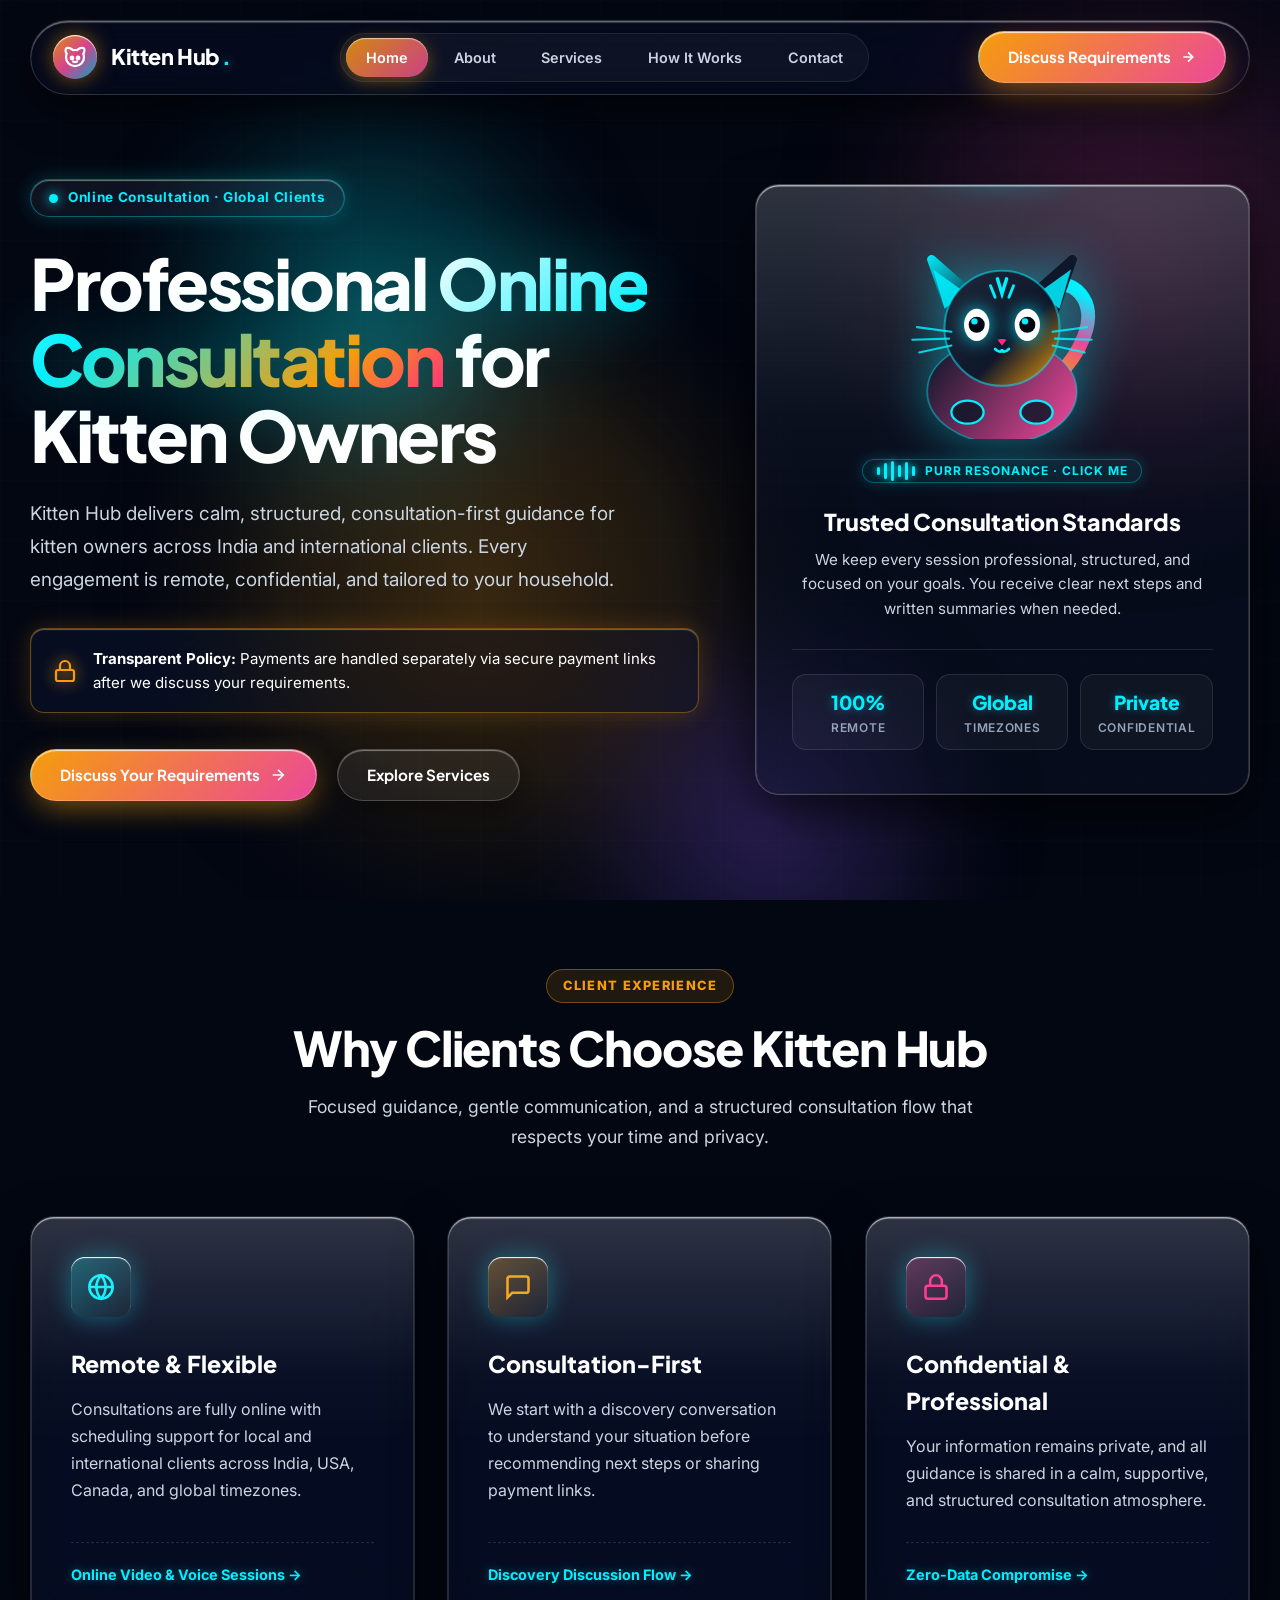
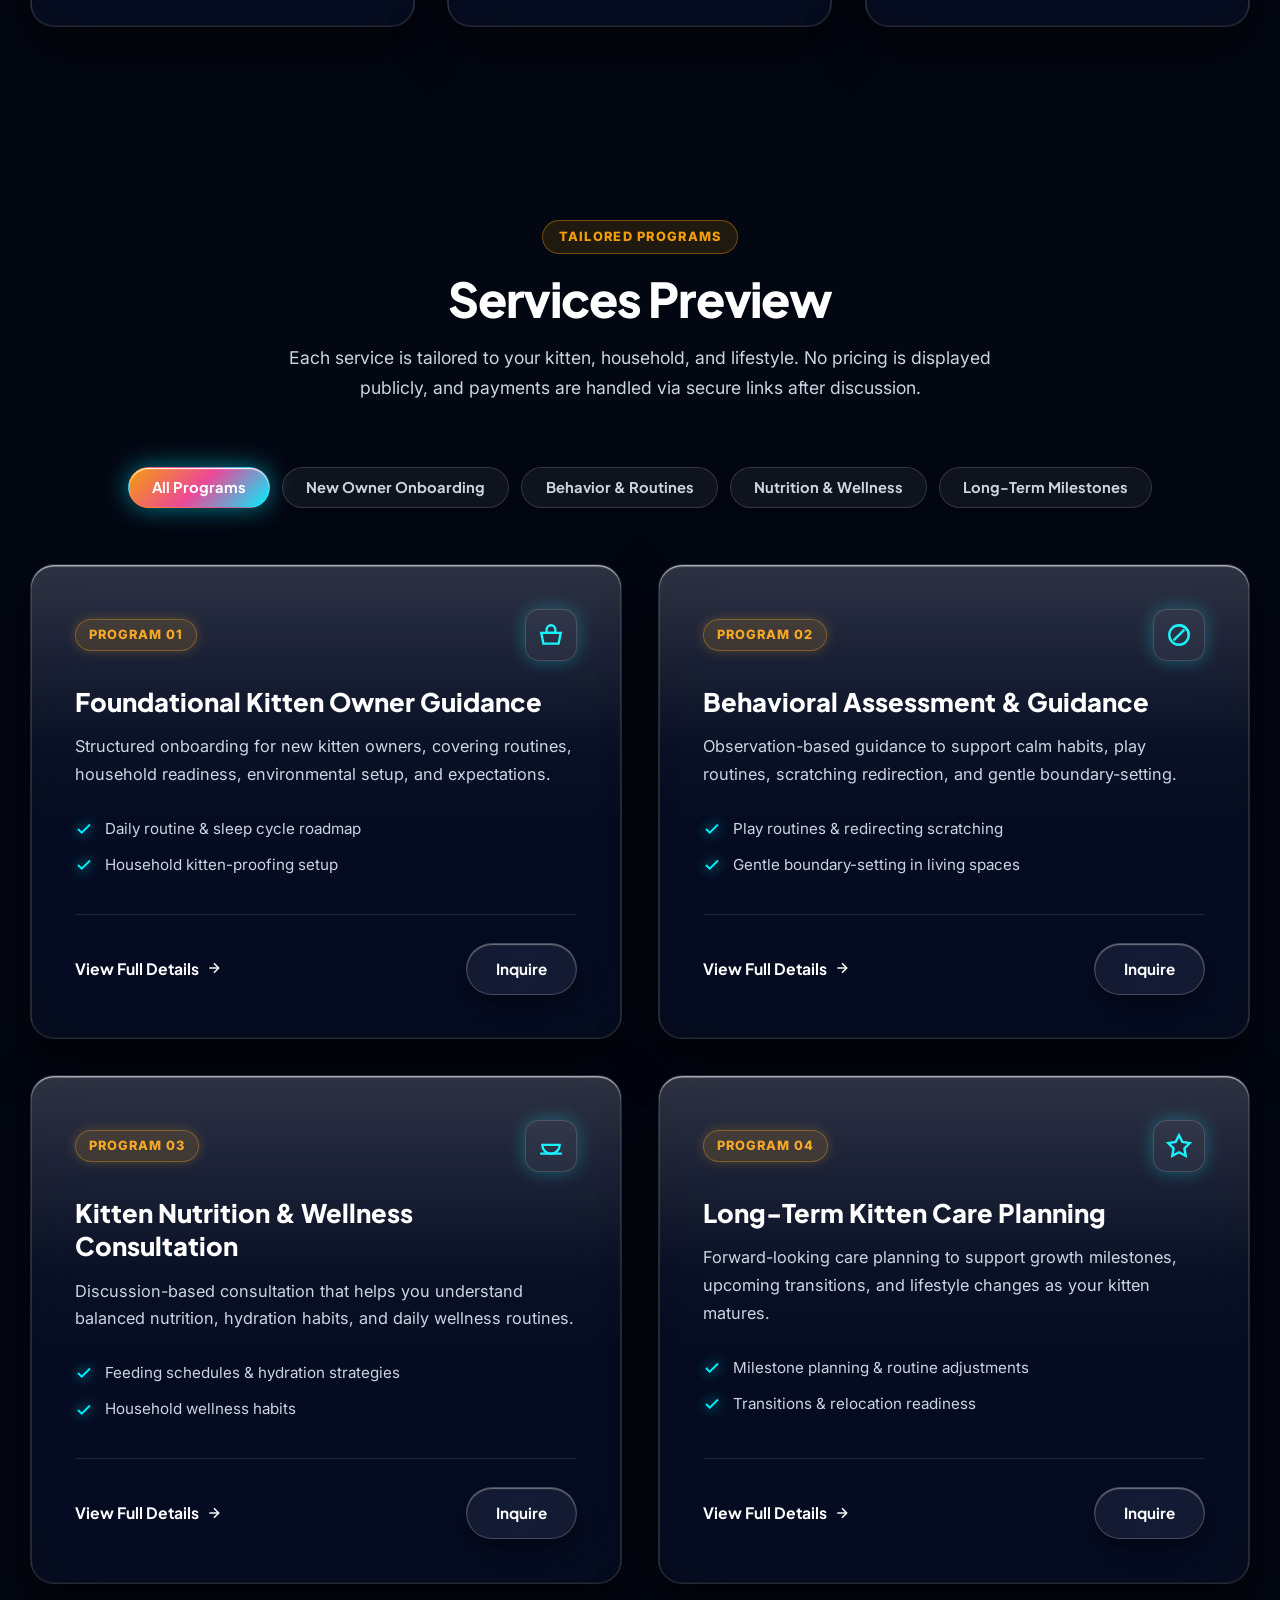
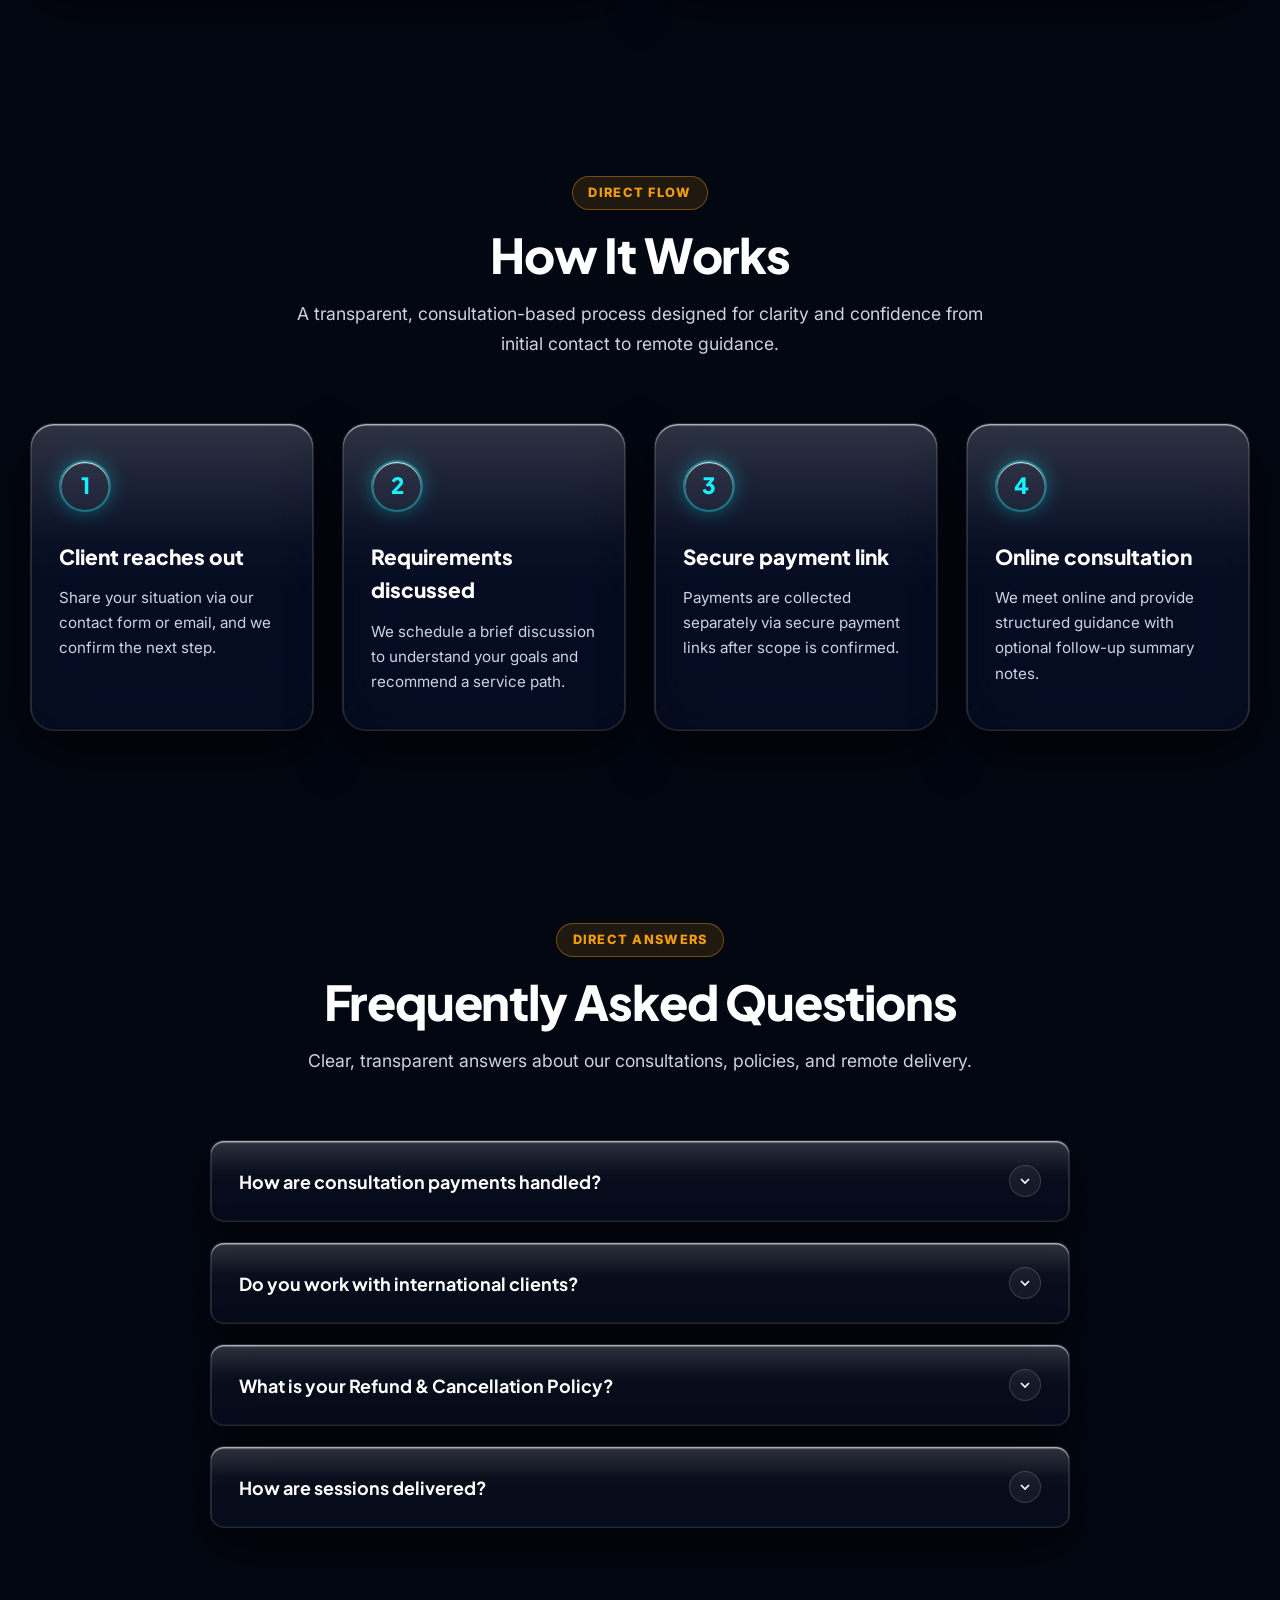
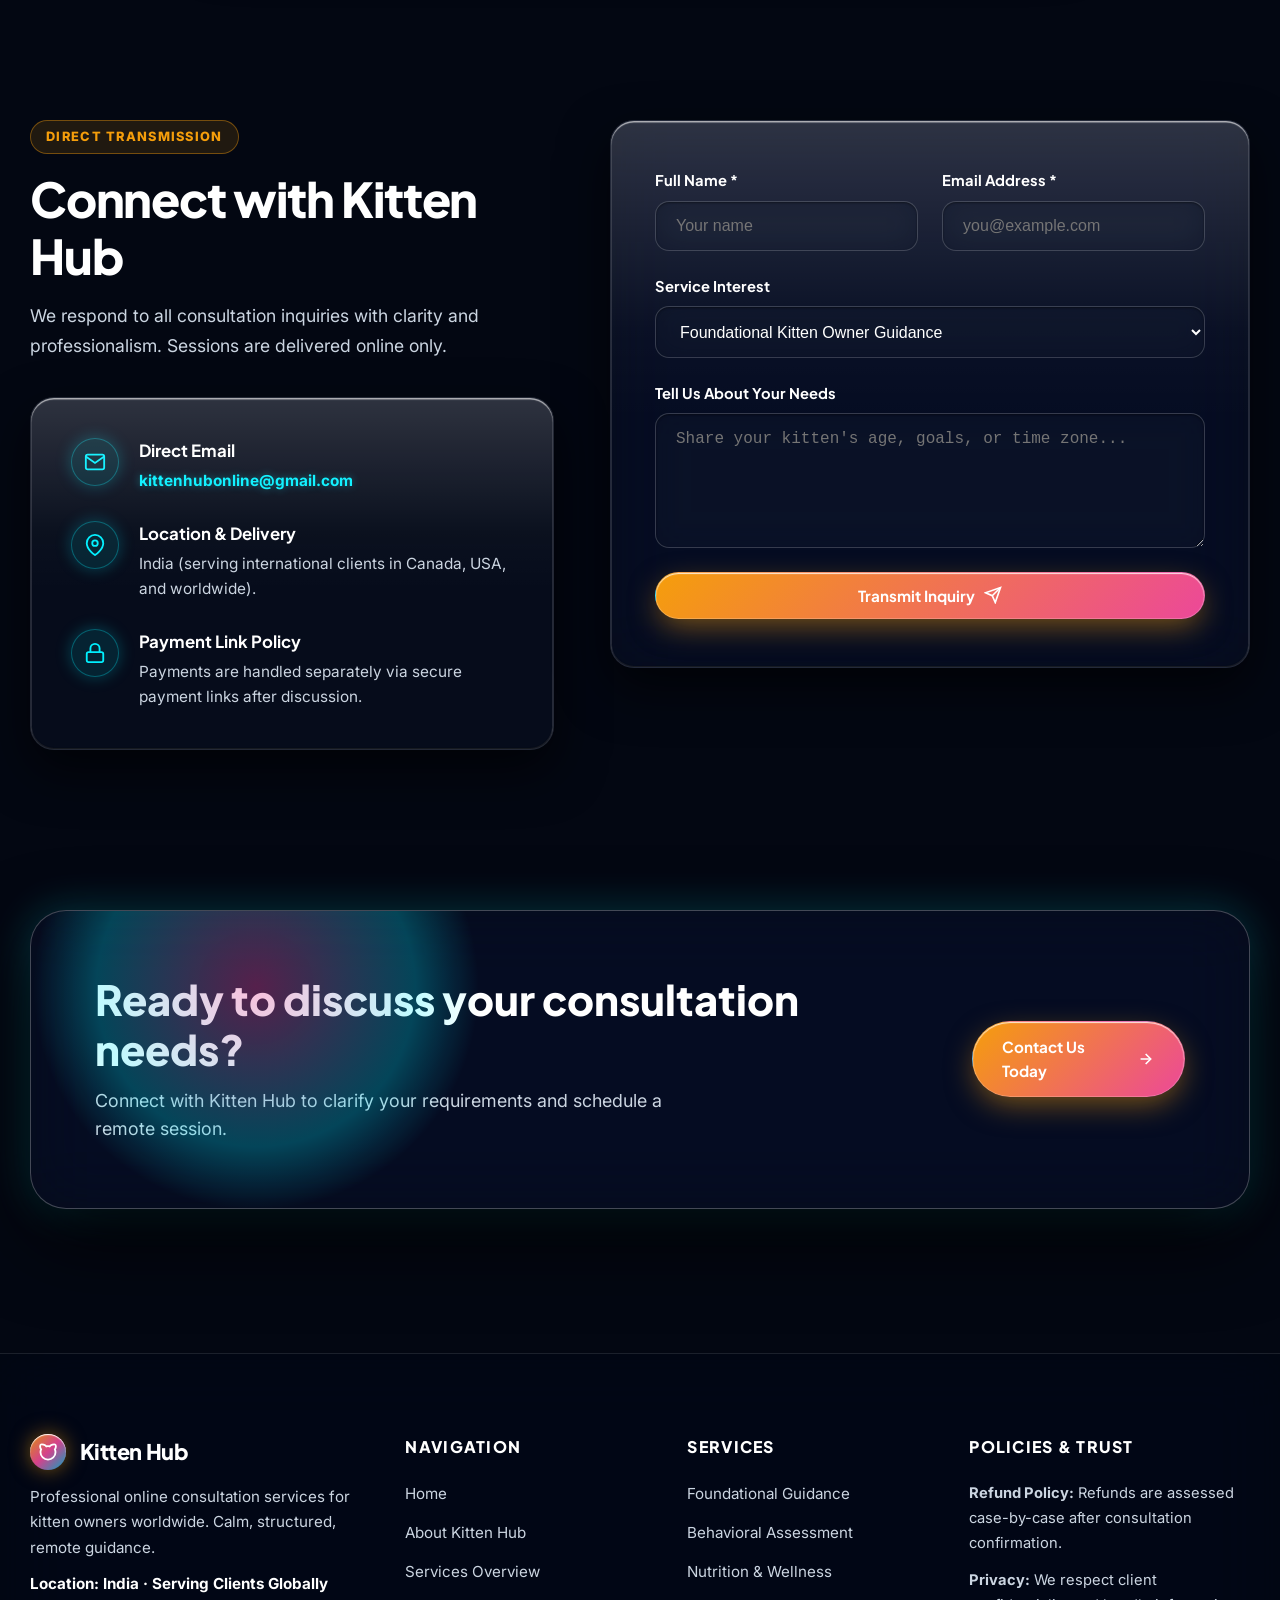
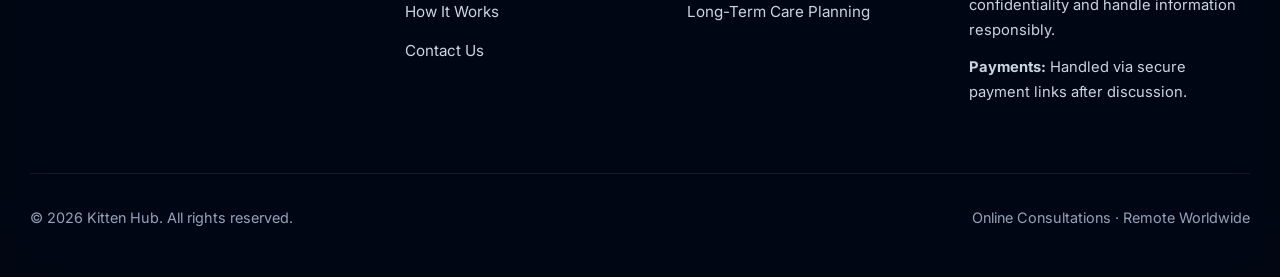
<file: index.html>
<!DOCTYPE html>
<html lang="en">
<head>
  <meta charset="UTF-8">
  <meta name="viewport" content="width=device-width, initial-scale=1.0">
  <title>Kitten Hub | Professional Online Consultation for Kitten Owners</title>
  <meta name="description" content="Kitten Hub delivers calm, structured, consultation-first guidance for kitten owners across India and international clients. Remote, confidential, consultation-first guidance.">
  
  <link rel="preconnect" href="https://fonts.googleapis.com">
  <link rel="preconnect" href="https://fonts.gstatic.com" crossorigin>
  <link href="https://fonts.googleapis.com/css2?family=Plus+Jakarta+Sans:wght@500;600;700;800&family=Inter:wght@400;500;600&display=swap" rel="stylesheet">
  <link rel="stylesheet" href="assets/css/modern.css">
</head>
<body>
  <!-- Interactive 60fps Liquid Aurora Canvas (Flowing light behind transparent glass) -->
  <canvas id="liquid-canvas"></canvas>
  <div class="glass-grid-overlay" aria-hidden="true"></div>

  <!-- Floating Liquid Navigation Capsule -->
  <header>
    <div class="nav-glass-capsule">
      <a class="brand" href="index.html" aria-label="Kitten Hub Home">
        <div class="brand-cat-prism">
          <!-- Cyber Feline SVG Icon -->
          <svg width="24" height="24" viewBox="0 0 24 24" fill="none" stroke="currentColor" stroke-width="2.2" stroke-linecap="round" stroke-linejoin="round">
            <path d="M12 5c.67 0 1.35.09 2 .26 1.78-2 5.03-2.84 6.42-2.26 1.4.58 1.42 3.82-.16 5.76.47 1.06.74 2.21.74 3.42 0 4.97-4.03 9-9 9s-9-4.03-9-9c0-1.21.27-2.36.74-3.42C2.16 6.82 2.18 3.58 3.58 3c1.4-.58 4.65.26 6.42 2.26.65-.17 1.33-.26 2-.26z"/>
            <circle cx="9" cy="13" r="1.3" fill="currentColor"/>
            <circle cx="15" cy="13" r="1.3" fill="currentColor"/>
            <path d="M10 16.5c1 .6 3 .6 4 0"/>
          </svg>
        </div>
        <span class="brand-title">Kitten Hub<span class="brand-glow-dot">.</span></span>
      </a>

      <nav class="nav-menu" aria-label="Primary Navigation">
        <a class="nav-link active" href="index.html">Home</a>
        <a class="nav-link" href="about.html">About</a>
        <a class="nav-link" href="services.html">Services</a>
        <a class="nav-link" href="how-it-works.html">How It Works</a>
        <a class="nav-link" href="contact.html">Contact</a>
      </nav>

      <div class="nav-cta-wrap">
        <a class="btn-sexy-liquid btn-sexy-primary" href="contact.html">
          <span>Discuss Requirements</span>
          <svg width="16" height="16" viewBox="0 0 24 24" fill="none" stroke="currentColor" stroke-width="2.5"><line x1="5" y1="12" x2="19" y2="12"></line><polyline points="12 5 19 12 12 19"></polyline></svg>
        </a>
      </div>

      <button class="menu-toggle" data-menu-toggle aria-label="Open mobile navigation">
        <span></span><span></span><span></span>
      </button>
    </div>

    <!-- Mobile Drawer -->
    <div id="mobile-nav" class="mobile-nav-panel">
      <a class="nav-link active" href="index.html">Home</a>
      <a class="nav-link" href="about.html">About</a>
      <a class="nav-link" href="services.html">Services</a>
      <a class="nav-link" href="how-it-works.html">How It Works</a>
      <a class="nav-link" href="contact.html">Contact</a>
      <a class="btn-sexy-liquid btn-sexy-primary" href="contact.html" style="margin-top: 0.5rem;">Discuss Requirements</a>
    </div>
  </header>

  <main>
    <!-- =======================================================================
         HERO: Masterpiece Transparent Liquid Glass & Holographic Mascot
         ======================================================================= -->
    <section class="hero-stage">
      <div class="container hero-dual-grid">
        <div class="hero-content-col">
          <div class="hero-neon-pill reveal-fade">
            <span class="pulse-core"></span>
            <span>Online Consultation · Global Clients</span>
          </div>

          <h1 class="hero-super-title reveal-fade">
            Professional <span class="prismatic-text-glow">Online Consultation</span> for Kitten Owners
          </h1>

          <p class="hero-subtitle reveal-fade">
            Kitten Hub delivers calm, structured, consultation-first guidance for kitten owners across India and international clients. Every engagement is remote, confidential, and tailored to your household.
          </p>

          <div class="hologram-policy-capsule reveal-fade">
            <svg width="24" height="24" viewBox="0 0 24 24" fill="none" stroke="currentColor" stroke-width="2.2">
              <rect x="3" y="11" width="18" height="11" rx="2" ry="2"></rect>
              <path d="M7 11V7a5 5 0 0 1 10 0v4"></path>
            </svg>
            <div>
              <strong>Transparent Policy:</strong> Payments are handled separately via secure payment links after we discuss your requirements.
            </div>
          </div>

          <div class="hero-btn-row reveal-fade">
            <a class="btn-sexy-liquid btn-sexy-primary" href="contact.html">
              <span>Discuss Your Requirements</span>
              <svg width="18" height="18" viewBox="0 0 24 24" fill="none" stroke="currentColor" stroke-width="2.2"><line x1="5" y1="12" x2="19" y2="12"></line><polyline points="12 5 19 12 12 19"></polyline></svg>
            </a>
            <a class="btn-sexy-liquid btn-sexy-glass" href="#services-showcase">
              <span>Explore Services</span>
            </a>
          </div>
        </div>

        <!-- Right Side: Neo-Mochi Holographic Cat Console -->
        <div class="hologram-stage-wrapper reveal-fade">
          <div class="liquid-glass-slab hologram-console-glass" data-tilt>
            <div class="hologram-laser-halo"></div>
            <div id="purr-sparkles" class="purr-particle-dock"></div>

            <!-- Neo-Mochi Vector Cat Avatar (Eye Tracking) -->
            <div id="neo-cat-avatar" class="neo-cat-avatar" title="Click to interact!">
              <svg class="neo-cat-svg" viewBox="0 0 200 180" fill="none" xmlns="http://www.w3.org/2000/svg">
                <!-- Glowing Cyan Cyber Tail -->
                <path class="cat-tail-cyber" d="M145 130C168 108 185 75 168 55C150 35 135 60 142 85" stroke="url(#cyberTailGrad)" stroke-width="12" stroke-linecap="round"/>

                <!-- Cyber Hologram Body -->
                <ellipse cx="100" cy="140" rx="65" ry="45" fill="url(#cyberBodyGrad)" stroke="rgba(0, 240, 255, 0.4)" stroke-width="1.5"/>

                <!-- Left Cyber Ear -->
                <g class="cat-ear-l">
                  <path d="M52 75L35 26C34 23 38 20 41 22L75 52" fill="url(#cyberEarGrad)"/>
                  <path d="M50 68L40 34L68 54" fill="#00f0ff" opacity="0.85"/>
                </g>

                <!-- Right Cyber Ear -->
                <g class="cat-ear-r">
                  <path d="M148 75L165 26C166 23 162 20 159 22L125 52" fill="url(#cyberEarGrad)"/>
                  <path d="M150 68L160 34L132 54" fill="#00f0ff" opacity="0.85"/>
                </g>

                <!-- Hologram Cat Head -->
                <circle cx="100" cy="85" r="50" fill="url(#cyberFaceGrad)" stroke="rgba(0, 240, 255, 0.5)" stroke-width="1.8"/>

                <!-- Hologram Forehead Markings -->
                <path d="M96 42L100 55L104 42" stroke="#00f0ff" stroke-width="3" stroke-linecap="round"/>
                <path d="M90 48L94 58" stroke="#00f0ff" stroke-width="2.5" stroke-linecap="round"/>
                <path d="M110 48L106 58" stroke="#00f0ff" stroke-width="2.5" stroke-linecap="round"/>

                <!-- Left Eye (Refractive) -->
                <ellipse cx="78" cy="82" rx="11" ry="14" fill="#ffffff" filter="drop-shadow(0 0 8px rgba(0, 240, 255, 0.8))"/>
                <circle id="cat-pupil-l" class="cat-pupil-tracked" cx="78" cy="82" r="7" fill="#030712"/>
                <circle cx="76" cy="79" r="2.8" fill="#00f0ff"/>

                <!-- Right Eye (Refractive) -->
                <ellipse cx="122" cy="82" rx="11" ry="14" fill="#ffffff" filter="drop-shadow(0 0 8px rgba(0, 240, 255, 0.8))"/>
                <circle id="cat-pupil-r" class="cat-pupil-tracked" cx="122" cy="82" r="7" fill="#030712"/>
                <circle cx="120" cy="79" r="2.8" fill="#00f0ff"/>

                <!-- Nose & Cyber Smile -->
                <path d="M96 95C98 94 102 94 104 95L100 100Z" fill="#ff2a85"/>
                <path d="M94 103C97 106 100 106 100 103C100 106 103 106 106 103" stroke="#00f0ff" stroke-width="2.4" stroke-linecap="round"/>

                <!-- Neon Whiskers -->
                <path d="M56 88L26 84M54 94L22 95M56 100L28 106" stroke="#00f0ff" stroke-width="1.8" stroke-linecap="round" opacity="0.85"/>
                <path d="M144 88L174 84M146 94L178 95M144 100L172 106" stroke="#00f0ff" stroke-width="1.8" stroke-linecap="round" opacity="0.85"/>

                <!-- Glowing Hologram Paws Resting on Glass Edge -->
                <ellipse cx="70" cy="158" rx="14" ry="10" fill="rgba(15, 23, 42, 0.85)" stroke="#00f0ff" stroke-width="2"/>
                <ellipse cx="130" cy="158" rx="14" ry="10" fill="rgba(15, 23, 42, 0.85)" stroke="#00f0ff" stroke-width="2"/>

                <!-- Gradients -->
                <defs>
                  <linearGradient id="cyberFaceGrad" x1="50" y1="35" x2="150" y2="135" gradientUnits="userSpaceOnUse">
                    <stop stop-color="#1e293b"/>
                    <stop offset="0.6" stop-color="#0f172a"/>
                    <stop offset="1" stop-color="#f59e0b"/>
                  </linearGradient>
                  <linearGradient id="cyberBodyGrad" x1="40" y1="100" x2="160" y2="180" gradientUnits="userSpaceOnUse">
                    <stop stop-color="#0f172a"/>
                    <stop offset="1" stop-color="#ec4899"/>
                  </linearGradient>
                  <linearGradient id="cyberEarGrad" x1="35" y1="20" x2="75" y2="75" gradientUnits="userSpaceOnUse">
                    <stop stop-color="#00f0ff"/>
                    <stop offset="1" stop-color="#0f172a"/>
                  </linearGradient>
                  <linearGradient id="cyberTailGrad" x1="145" y1="130" x2="180" y2="60" gradientUnits="userSpaceOnUse">
                    <stop stop-color="#f59e0b"/>
                    <stop offset="0.5" stop-color="#ec4899"/>
                    <stop offset="1" stop-color="#00f0ff"/>
                  </linearGradient>
                </defs>
              </svg>
            </div>

            <!-- Purr Frequency Audio-Wave Bar -->
            <div id="purr-wave" class="purr-frequency-bar" title="Click to trigger Purr Resonance!">
              <div class="freq-line"></div>
              <div class="freq-line"></div>
              <div class="freq-line"></div>
              <div class="freq-line"></div>
              <div class="freq-line"></div>
              <div class="freq-line"></div>
              <span class="freq-label">Purr Resonance · Click Me</span>
            </div>

            <h3 class="console-heading">Trusted Consultation Standards</h3>
            <p class="console-desc">
              We keep every session professional, structured, and focused on your goals. You receive clear next steps and written summaries when needed.
            </p>

            <div class="console-metric-strip">
              <div class="metric-glass-pill">
                <span class="metric-num">100%</span>
                <span class="metric-text">Remote</span>
              </div>
              <div class="metric-glass-pill">
                <span class="metric-num">Global</span>
                <span class="metric-text">Timezones</span>
              </div>
              <div class="metric-glass-pill">
                <span class="metric-num">Private</span>
                <span class="metric-text">Confidential</span>
              </div>
            </div>
          </div>
        </div>
      </div>
    </section>

    <!-- =======================================================================
         BENTO GRID: Transparent Liquid Prisms
         ======================================================================= -->
    <section class="section">
      <div class="container">
        <div class="section-title-wrap reveal-fade">
          <span class="section-tag">Client Experience</span>
          <h2 class="section-main-heading">Why Clients Choose Kitten Hub</h2>
          <p class="section-desc">
            Focused guidance, gentle communication, and a structured consultation flow that respects your time and privacy.
          </p>
        </div>

        <div class="bento-prisms-grid">
          <!-- Prism 1 -->
          <div class="liquid-glass-slab bento-prism-card reveal-fade" data-tilt>
            <div class="bento-cyber-icon" style="background: linear-gradient(135deg, rgba(0, 240, 255, 0.3) 0%, rgba(15, 23, 42, 0.7) 100%); color: var(--neon-cyan);">
              <svg width="28" height="28" viewBox="0 0 24 24" fill="none" stroke="currentColor" stroke-width="2.2"><circle cx="12" cy="12" r="10"></circle><line x1="2" y1="12" x2="22" y2="12"></line><path d="M12 2a15.3 15.3 0 0 1 4 10 15.3 15.3 0 0 1-4 10 15.3 15.3 0 0 1-4-10 15.3 15.3 0 0 1 4-10z"></path></svg>
            </div>
            <h3>Remote &amp; Flexible</h3>
            <p>Consultations are fully online with scheduling support for local and international clients across India, USA, Canada, and global timezones.</p>
            <div class="bento-prism-foot">
              <span>Online Video &amp; Voice Sessions →</span>
            </div>
          </div>

          <!-- Prism 2 -->
          <div class="liquid-glass-slab bento-prism-card reveal-fade" data-tilt>
            <div class="bento-cyber-icon" style="background: linear-gradient(135deg, rgba(245, 158, 11, 0.3) 0%, rgba(15, 23, 42, 0.7) 100%); color: var(--neon-amber);">
              <svg width="28" height="28" viewBox="0 0 24 24" fill="none" stroke="currentColor" stroke-width="2.2"><path d="M21 15a2 2 0 0 1-2 2H7l-4 4V5a2 2 0 0 1 2-2h14a2 2 0 0 1 2 2z"></path></svg>
            </div>
            <h3>Consultation-First</h3>
            <p>We start with a discovery conversation to understand your situation before recommending next steps or sharing payment links.</p>
            <div class="bento-prism-foot">
              <span>Discovery Discussion Flow →</span>
            </div>
          </div>

          <!-- Prism 3 -->
          <div class="liquid-glass-slab bento-prism-card reveal-fade" data-tilt>
            <div class="bento-cyber-icon" style="background: linear-gradient(135deg, rgba(236, 72, 153, 0.3) 0%, rgba(15, 23, 42, 0.7) 100%); color: var(--neon-pink);">
              <svg width="28" height="28" viewBox="0 0 24 24" fill="none" stroke="currentColor" stroke-width="2.2"><rect x="3" y="11" width="18" height="11" rx="2" ry="2"></rect><path d="M7 11V7a5 5 0 0 1 10 0v4"></path></svg>
            </div>
            <h3>Confidential &amp; Professional</h3>
            <p>Your information remains private, and all guidance is shared in a calm, supportive, and structured consultation atmosphere.</p>
            <div class="bento-prism-foot">
              <span>Zero-Data Compromise →</span>
            </div>
          </div>
        </div>
      </div>
    </section>

    <!-- =======================================================================
         SERVICES: 4 Floating Transparent Glass Monoliths
         ======================================================================= -->
    <section id="services-showcase" class="section">
      <div class="container">
        <div class="section-title-wrap reveal-fade">
          <span class="section-tag">Tailored Programs</span>
          <h2 class="section-main-heading">Services Preview</h2>
          <p class="section-desc">
            Each service is tailored to your kitten, household, and lifestyle. No pricing is displayed publicly, and payments are handled via secure links after discussion.
          </p>
        </div>

        <!-- Filter Capsule Row -->
        <div class="filter-capsules-bar reveal-fade">
          <button class="filter-chip-btn active" data-filter="all">All Programs</button>
          <button class="filter-chip-btn" data-filter="foundational">New Owner Onboarding</button>
          <button class="filter-chip-btn" data-filter="behavioral">Behavior &amp; Routines</button>
          <button class="filter-chip-btn" data-filter="nutrition">Nutrition &amp; Wellness</button>
          <button class="filter-chip-btn" data-filter="longterm">Long-Term Milestones</button>
        </div>

        <div class="services-quad-grid">
          <!-- Monolith 1 -->
          <div class="liquid-glass-slab service-monolith reveal-fade" data-category="foundational" data-tilt>
            <div class="service-meta-top">
              <span class="service-id-badge">Program 01</span>
              <div class="service-cat-emblem">
                <svg width="26" height="26" viewBox="0 0 24 24" fill="none" stroke="currentColor" stroke-width="2.2"><path d="M3 10h18l-2 10H5L3 10z"></path><path d="M12 3a4 4 0 0 0-4 4v3h8V7a4 4 0 0 0-4-4z"></path></svg>
              </div>
            </div>
            <h3>Foundational Kitten Owner Guidance</h3>
            <p>Structured onboarding for new kitten owners, covering routines, household readiness, environmental setup, and expectations.</p>
            <ul class="service-check-list">
              <li>
                <svg width="18" height="18" viewBox="0 0 24 24" fill="none" stroke="currentColor" stroke-width="2.5"><polyline points="20 6 9 17 4 12"></polyline></svg>
                <span>Daily routine &amp; sleep cycle roadmap</span>
              </li>
              <li>
                <svg width="18" height="18" viewBox="0 0 24 24" fill="none" stroke="currentColor" stroke-width="2.5"><polyline points="20 6 9 17 4 12"></polyline></svg>
                <span>Household kitten-proofing setup</span>
              </li>
            </ul>
            <div class="service-monolith-foot">
              <a class="service-learn-link" href="foundational-kitten-owner-guidance.html">
                <span>View Full Details</span>
                <svg width="16" height="16" viewBox="0 0 24 24" fill="none" stroke="currentColor" stroke-width="2.2"><line x1="5" y1="12" x2="19" y2="12"></line><polyline points="12 5 19 12 12 19"></polyline></svg>
              </a>
              <a class="btn-sexy-liquid btn-sexy-glass" href="contact.html">Inquire</a>
            </div>
          </div>

          <!-- Monolith 2 -->
          <div class="liquid-glass-slab service-monolith reveal-fade" data-category="behavioral" data-tilt>
            <div class="service-meta-top">
              <span class="service-id-badge">Program 02</span>
              <div class="service-cat-emblem">
                <svg width="26" height="26" viewBox="0 0 24 24" fill="none" stroke="currentColor" stroke-width="2.2"><circle cx="12" cy="12" r="9"></circle><path d="M12 3a9 9 0 0 1 9 9"></path><path d="M7 17l10-10"></path></svg>
              </div>
            </div>
            <h3>Behavioral Assessment &amp; Guidance</h3>
            <p>Observation-based guidance to support calm habits, play routines, scratching redirection, and gentle boundary-setting.</p>
            <ul class="service-check-list">
              <li>
                <svg width="18" height="18" viewBox="0 0 24 24" fill="none" stroke="currentColor" stroke-width="2.5"><polyline points="20 6 9 17 4 12"></polyline></svg>
                <span>Play routines &amp; redirecting scratching</span>
              </li>
              <li>
                <svg width="18" height="18" viewBox="0 0 24 24" fill="none" stroke="currentColor" stroke-width="2.5"><polyline points="20 6 9 17 4 12"></polyline></svg>
                <span>Gentle boundary-setting in living spaces</span>
              </li>
            </ul>
            <div class="service-monolith-foot">
              <a class="service-learn-link" href="behavioral-assessment-guidance.html">
                <span>View Full Details</span>
                <svg width="16" height="16" viewBox="0 0 24 24" fill="none" stroke="currentColor" stroke-width="2.2"><line x1="5" y1="12" x2="19" y2="12"></line><polyline points="12 5 19 12 12 19"></polyline></svg>
              </a>
              <a class="btn-sexy-liquid btn-sexy-glass" href="contact.html">Inquire</a>
            </div>
          </div>

          <!-- Monolith 3 -->
          <div class="liquid-glass-slab service-monolith reveal-fade" data-category="nutrition" data-tilt>
            <div class="service-meta-top">
              <span class="service-id-badge">Program 03</span>
              <div class="service-cat-emblem">
                <svg width="26" height="26" viewBox="0 0 24 24" fill="none" stroke="currentColor" stroke-width="2.2"><path d="M4 11h16a8 8 0 0 1-16 0z"></path><line x1="2" y1="19" x2="22" y2="19"></line></svg>
              </div>
            </div>
            <h3>Kitten Nutrition &amp; Wellness Consultation</h3>
            <p>Discussion-based consultation that helps you understand balanced nutrition, hydration habits, and daily wellness routines.</p>
            <ul class="service-check-list">
              <li>
                <svg width="18" height="18" viewBox="0 0 24 24" fill="none" stroke="currentColor" stroke-width="2.5"><polyline points="20 6 9 17 4 12"></polyline></svg>
                <span>Feeding schedules &amp; hydration strategies</span>
              </li>
              <li>
                <svg width="18" height="18" viewBox="0 0 24 24" fill="none" stroke="currentColor" stroke-width="2.5"><polyline points="20 6 9 17 4 12"></polyline></svg>
                <span>Household wellness habits</span>
              </li>
            </ul>
            <div class="service-monolith-foot">
              <a class="service-learn-link" href="kitten-nutrition-wellness.html">
                <span>View Full Details</span>
                <svg width="16" height="16" viewBox="0 0 24 24" fill="none" stroke="currentColor" stroke-width="2.2"><line x1="5" y1="12" x2="19" y2="12"></line><polyline points="12 5 19 12 12 19"></polyline></svg>
              </a>
              <a class="btn-sexy-liquid btn-sexy-glass" href="contact.html">Inquire</a>
            </div>
          </div>

          <!-- Monolith 4 -->
          <div class="liquid-glass-slab service-monolith reveal-fade" data-category="longterm" data-tilt>
            <div class="service-meta-top">
              <span class="service-id-badge">Program 04</span>
              <div class="service-cat-emblem">
                <svg width="26" height="26" viewBox="0 0 24 24" fill="none" stroke="currentColor" stroke-width="2.2"><polygon points="12 2 15.09 8.26 22 9.27 17 14.14 18.18 21.02 12 17.77 5.82 21.02 7 14.14 2 9.27 8.91 8.26 12 2"></polygon></svg>
              </div>
            </div>
            <h3>Long-Term Kitten Care Planning</h3>
            <p>Forward-looking care planning to support growth milestones, upcoming transitions, and lifestyle changes as your kitten matures.</p>
            <ul class="service-check-list">
              <li>
                <svg width="18" height="18" viewBox="0 0 24 24" fill="none" stroke="currentColor" stroke-width="2.5"><polyline points="20 6 9 17 4 12"></polyline></svg>
                <span>Milestone planning &amp; routine adjustments</span>
              </li>
              <li>
                <svg width="18" height="18" viewBox="0 0 24 24" fill="none" stroke="currentColor" stroke-width="2.5"><polyline points="20 6 9 17 4 12"></polyline></svg>
                <span>Transitions &amp; relocation readiness</span>
              </li>
            </ul>
            <div class="service-monolith-foot">
              <a class="service-learn-link" href="long-term-kitten-care.html">
                <span>View Full Details</span>
                <svg width="16" height="16" viewBox="0 0 24 24" fill="none" stroke="currentColor" stroke-width="2.2"><line x1="5" y1="12" x2="19" y2="12"></line><polyline points="12 5 19 12 12 19"></polyline></svg>
              </a>
              <a class="btn-sexy-liquid btn-sexy-glass" href="contact.html">Inquire</a>
            </div>
          </div>
        </div>
      </div>
    </section>

    <!-- =======================================================================
         TIMELINE: Holographic 4-Step Process Flow
         ======================================================================= -->
    <section class="section">
      <div class="container">
        <div class="section-title-wrap reveal-fade">
          <span class="section-tag">Direct Flow</span>
          <h2 class="section-main-heading">How It Works</h2>
          <p class="section-desc">
            A transparent, consultation-based process designed for clarity and confidence from initial contact to remote guidance.
          </p>
        </div>

        <div class="stepper-timeline-row">
          <div class="liquid-glass-slab step-glass-node reveal-fade">
            <div class="step-neon-orb">1</div>
            <h3>Client reaches out</h3>
            <p>Share your situation via our contact form or email, and we confirm the next step.</p>
          </div>

          <div class="liquid-glass-slab step-glass-node reveal-fade">
            <div class="step-neon-orb">2</div>
            <h3>Requirements discussed</h3>
            <p>We schedule a brief discussion to understand your goals and recommend a service path.</p>
          </div>

          <div class="liquid-glass-slab step-glass-node reveal-fade">
            <div class="step-neon-orb">3</div>
            <h3>Secure payment link</h3>
            <p>Payments are collected separately via secure payment links after scope is confirmed.</p>
          </div>

          <div class="liquid-glass-slab step-glass-node reveal-fade">
            <div class="step-neon-orb">4</div>
            <h3>Online consultation</h3>
            <p>We meet online and provide structured guidance with optional follow-up summary notes.</p>
          </div>
        </div>
      </div>
    </section>

    <!-- =======================================================================
         FAQ: Holographic Accordion
         ======================================================================= -->
    <section class="section">
      <div class="container">
        <div class="section-title-wrap reveal-fade">
          <span class="section-tag">Direct Answers</span>
          <h2 class="section-main-heading">Frequently Asked Questions</h2>
          <p class="section-desc">
            Clear, transparent answers about our consultations, policies, and remote delivery.
          </p>
        </div>

        <div class="faq-monolith-stack reveal-fade">
          <div class="liquid-glass-slab faq-prism-card">
            <button class="faq-trigger-btn" type="button">
              <span>How are consultation payments handled?</span>
              <div class="faq-chevron-disc">
                <svg width="16" height="16" viewBox="0 0 24 24" fill="none" stroke="currentColor" stroke-width="2.5"><polyline points="6 9 12 15 18 9"></polyline></svg>
              </div>
            </button>
            <div class="faq-answer-drawer">
              <p>Payments are never collected automatically on this website. After we discuss your requirements and confirm scope, we share a direct, secure payment link.</p>
            </div>
          </div>

          <div class="liquid-glass-slab faq-prism-card">
            <button class="faq-trigger-btn" type="button">
              <span>Do you work with international clients?</span>
              <div class="faq-chevron-disc">
                <svg width="16" height="16" viewBox="0 0 24 24" fill="none" stroke="currentColor" stroke-width="2.5"><polyline points="6 9 12 15 18 9"></polyline></svg>
              </div>
            </button>
            <div class="faq-answer-drawer">
              <p>Yes. Kitten Hub is based in India and provides flexible scheduling support for clients globally, including Canada, the United States, and worldwide timezones.</p>
            </div>
          </div>

          <div class="liquid-glass-slab faq-prism-card">
            <button class="faq-trigger-btn" type="button">
              <span>What is your Refund &amp; Cancellation Policy?</span>
              <div class="faq-chevron-disc">
                <svg width="16" height="16" viewBox="0 0 24 24" fill="none" stroke="currentColor" stroke-width="2.5"><polyline points="6 9 12 15 18 9"></polyline></svg>
              </div>
            </button>
            <div class="faq-answer-drawer">
              <p>Refunds are assessed on a case-by-case basis after consultation confirmation to maintain fairness and professionalism.</p>
            </div>
          </div>

          <div class="liquid-glass-slab faq-prism-card">
            <button class="faq-trigger-btn" type="button">
              <span>How are sessions delivered?</span>
              <div class="faq-chevron-disc">
                <svg width="16" height="16" viewBox="0 0 24 24" fill="none" stroke="currentColor" stroke-width="2.5"><polyline points="6 9 12 15 18 9"></polyline></svg>
              </div>
            </button>
            <div class="faq-answer-drawer">
              <p>All sessions are delivered 100% remotely via secure online video or voice consultation, followed by written notes and summaries if needed.</p>
            </div>
          </div>
        </div>
      </div>
    </section>

    <!-- =======================================================================
         CONTACT TERMINAL: Ultra-Transparent Console
         ======================================================================= -->
    <section class="section">
      <div class="container contact-split-stage">
        <div class="reveal-fade">
          <span class="section-tag">Direct Transmission</span>
          <h2 class="section-main-heading">Connect with Kitten Hub</h2>
          <p class="section-desc" style="margin-bottom: 2.25rem;">
            We respond to all consultation inquiries with clarity and professionalism. Sessions are delivered online only.
          </p>

          <div class="liquid-glass-slab contact-prism-info">
            <div class="contact-prism-item">
              <div class="contact-neon-icon">
                <svg width="22" height="22" viewBox="0 0 24 24" fill="none" stroke="currentColor" stroke-width="2"><path d="M4 4h16c1.1 0 2 .9 2 2v12c0 1.1-.9 2-2 2H4c-1.1 0-2-.9-2-2V6c0-1.1.9-2 2-2z"></path><polyline points="22,6 12,13 2,6"></polyline></svg>
              </div>
              <div>
                <h4>Direct Email</h4>
                <p><a href="mailto:kittenhubonline@gmail.com" style="color: var(--neon-cyan); font-weight: 700; text-shadow: 0 0 8px rgba(0, 240, 255, 0.4);">kittenhubonline@gmail.com</a></p>
              </div>
            </div>

            <div class="contact-prism-item">
              <div class="contact-neon-icon">
                <svg width="22" height="22" viewBox="0 0 24 24" fill="none" stroke="currentColor" stroke-width="2"><path d="M21 10c0 7-9 13-9 13s-9-6-9-13a9 9 0 0 1 18 0z"></path><circle cx="12" cy="10" r="3"></circle></svg>
              </div>
              <div>
                <h4>Location &amp; Delivery</h4>
                <p>India (serving international clients in Canada, USA, and worldwide).</p>
              </div>
            </div>

            <div class="contact-prism-item">
              <div class="contact-neon-icon">
                <svg width="22" height="22" viewBox="0 0 24 24" fill="none" stroke="currentColor" stroke-width="2"><rect x="3" y="11" width="18" height="11" rx="2" ry="2"></rect><path d="M7 11V7a5 5 0 0 1 10 0v4"></path></svg>
              </div>
              <div>
                <h4>Payment Link Policy</h4>
                <p>Payments are handled separately via secure payment links after discussion.</p>
              </div>
            </div>
          </div>
        </div>

        <!-- Terminal Form -->
        <div class="liquid-glass-slab form-terminal-panel reveal-fade">
          <form id="consultation-form" action="https://formspree.io/f/xbdknvwy" method="POST">
            <div class="form-row-duo">
              <div class="terminal-field">
                <label for="name">Full Name *</label>
                <input id="name" name="name" class="terminal-input" type="text" placeholder="Your name" required>
              </div>
              <div class="terminal-field">
                <label for="email">Email Address *</label>
                <input id="email" name="email" class="terminal-input" type="email" placeholder="you@example.com" required>
              </div>
            </div>

            <div class="terminal-field">
              <label for="service">Service Interest</label>
              <select id="service" name="service" class="terminal-input">
                <option value="Foundational Kitten Owner Guidance">Foundational Kitten Owner Guidance</option>
                <option value="Behavioral Assessment & Guidance">Behavioral Assessment &amp; Guidance</option>
                <option value="Kitten Nutrition & Wellness Consultation">Kitten Nutrition &amp; Wellness Consultation</option>
                <option value="Long-Term Kitten Care Planning">Long-Term Kitten Care Planning</option>
                <option value="Not sure yet">Not sure yet / General inquiry</option>
              </select>
            </div>

            <div class="terminal-field">
              <label for="message">Tell Us About Your Needs</label>
              <textarea id="message" name="message" class="terminal-input" placeholder="Share your kitten's age, goals, or time zone..."></textarea>
            </div>

            <button class="btn-sexy-liquid btn-sexy-primary" type="submit" style="width: 100%;">
              <span>Transmit Inquiry</span>
              <svg width="18" height="18" viewBox="0 0 24 24" fill="none" stroke="currentColor" stroke-width="2.2"><line x1="22" y1="2" x2="11" y2="13"></line><polygon points="22 2 15 22 11 13 2 9 22 2"></polygon></svg>
            </button>

            <div id="form-status" class="terminal-alert"></div>
          </form>
        </div>
      </div>
    </section>

    <!-- =======================================================================
         GLOBAL CTA BANNER
         ======================================================================= -->
    <section class="cta-universe-wrap">
      <div class="container">
        <div class="liquid-glass-slab cta-universe-glass reveal-fade">
          <div class="cta-universe-content">
            <h2>Ready to discuss your consultation needs?</h2>
            <p>Connect with Kitten Hub to clarify your requirements and schedule a remote session.</p>
          </div>
          <a class="btn-sexy-liquid btn-sexy-primary" href="contact.html">
            <span>Contact Us Today</span>
            <svg width="18" height="18" viewBox="0 0 24 24" fill="none" stroke="currentColor" stroke-width="2.2"><line x1="5" y1="12" x2="19" y2="12"></line><polyline points="12 5 19 12 12 19"></polyline></svg>
          </a>
        </div>
      </div>
    </section>
  </main>

  <!-- =======================================================================
       FOOTER
       ======================================================================= -->
  <footer>
    <div class="container">
      <div class="footer-quad-grid">
        <div class="footer-brand">
          <div class="brand">
            <div class="brand-cat-prism" style="width: 36px; height: 36px;">
              <svg width="20" height="20" viewBox="0 0 24 24" fill="none" stroke="currentColor" stroke-width="2.2">
                <path d="M12 5c.67 0 1.35.09 2 .26 1.78-2 5.03-2.84 6.42-2.26 1.4.58 1.42 3.82-.16 5.76.47 1.06.74 2.21.74 3.42 0 4.97-4.03 9-9 9s-9-4.03-9-9c0-1.21.27-2.36.74-3.42C2.16 6.82 2.18 3.58 3.58 3c1.4-.58 4.65.26 6.42 2.26.65-.17 1.33-.26 2-.26z"/>
              </svg>
            </div>
            <span>Kitten Hub</span>
          </div>
          <p>Professional online consultation services for kitten owners worldwide. Calm, structured, remote guidance.</p>
          <p style="margin-top: 0.65rem; font-weight: 700; color: #ffffff;">Location: India · Serving Clients Globally</p>
        </div>

        <div class="footer-col">
          <h4>Navigation</h4>
          <ul>
            <li><a href="index.html">Home</a></li>
            <li><a href="about.html">About Kitten Hub</a></li>
            <li><a href="services.html">Services Overview</a></li>
            <li><a href="how-it-works.html">How It Works</a></li>
            <li><a href="contact.html">Contact Us</a></li>
          </ul>
        </div>

        <div class="footer-col">
          <h4>Services</h4>
          <ul>
            <li><a href="foundational-kitten-owner-guidance.html">Foundational Guidance</a></li>
            <li><a href="behavioral-assessment-guidance.html">Behavioral Assessment</a></li>
            <li><a href="kitten-nutrition-wellness.html">Nutrition &amp; Wellness</a></li>
            <li><a href="long-term-kitten-care.html">Long-Term Care Planning</a></li>
          </ul>
        </div>

        <div class="footer-col">
          <h4>Policies &amp; Trust</h4>
          <p><strong>Refund Policy:</strong> Refunds are assessed case-by-case after consultation confirmation.</p>
          <p><strong>Privacy:</strong> We respect client confidentiality and handle information responsibly.</p>
          <p><strong>Payments:</strong> Handled via secure payment links after discussion.</p>
        </div>
      </div>

      <div class="footer-end-strip">
        <div>© 2026 Kitten Hub. All rights reserved.</div>
        <div>Online Consultations · Remote Worldwide</div>
      </div>
    </div>
  </footer>

  <script src="assets/js/modern.js"></script>
</body>
</html>
</file>
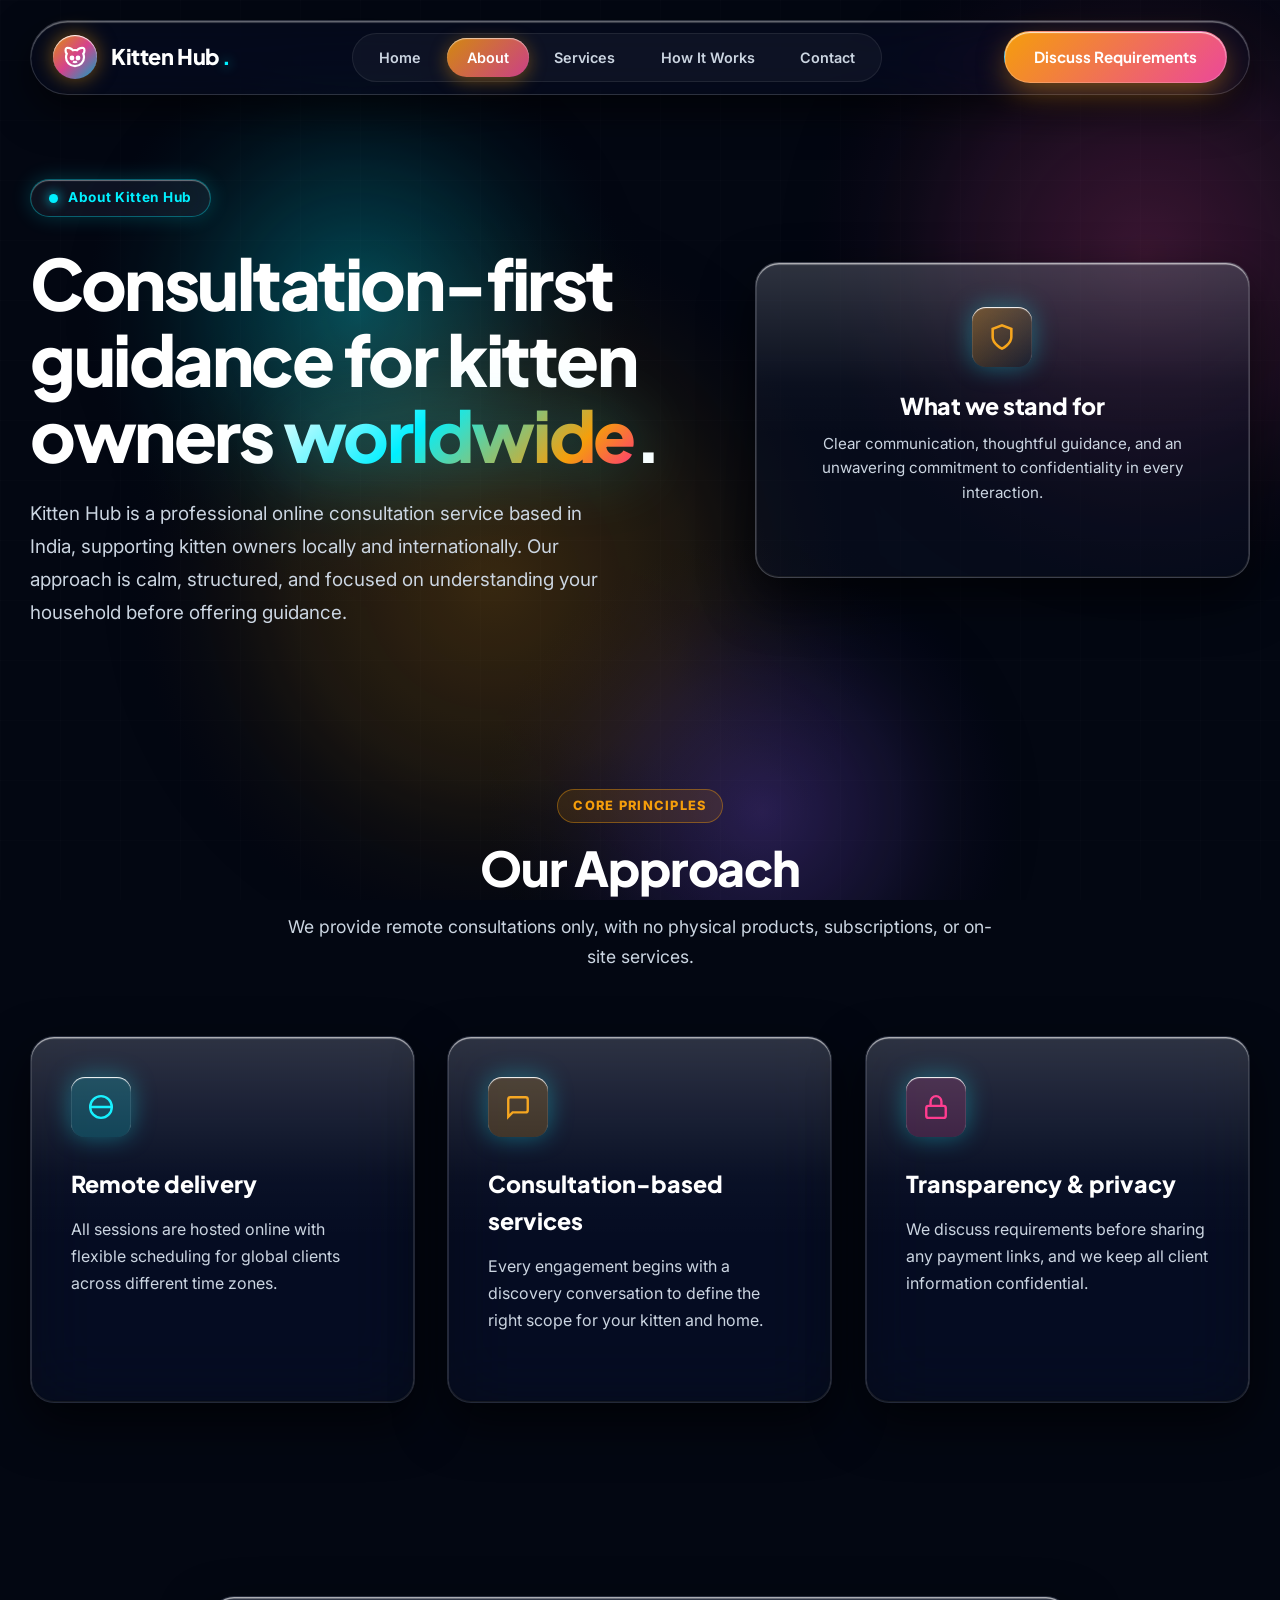
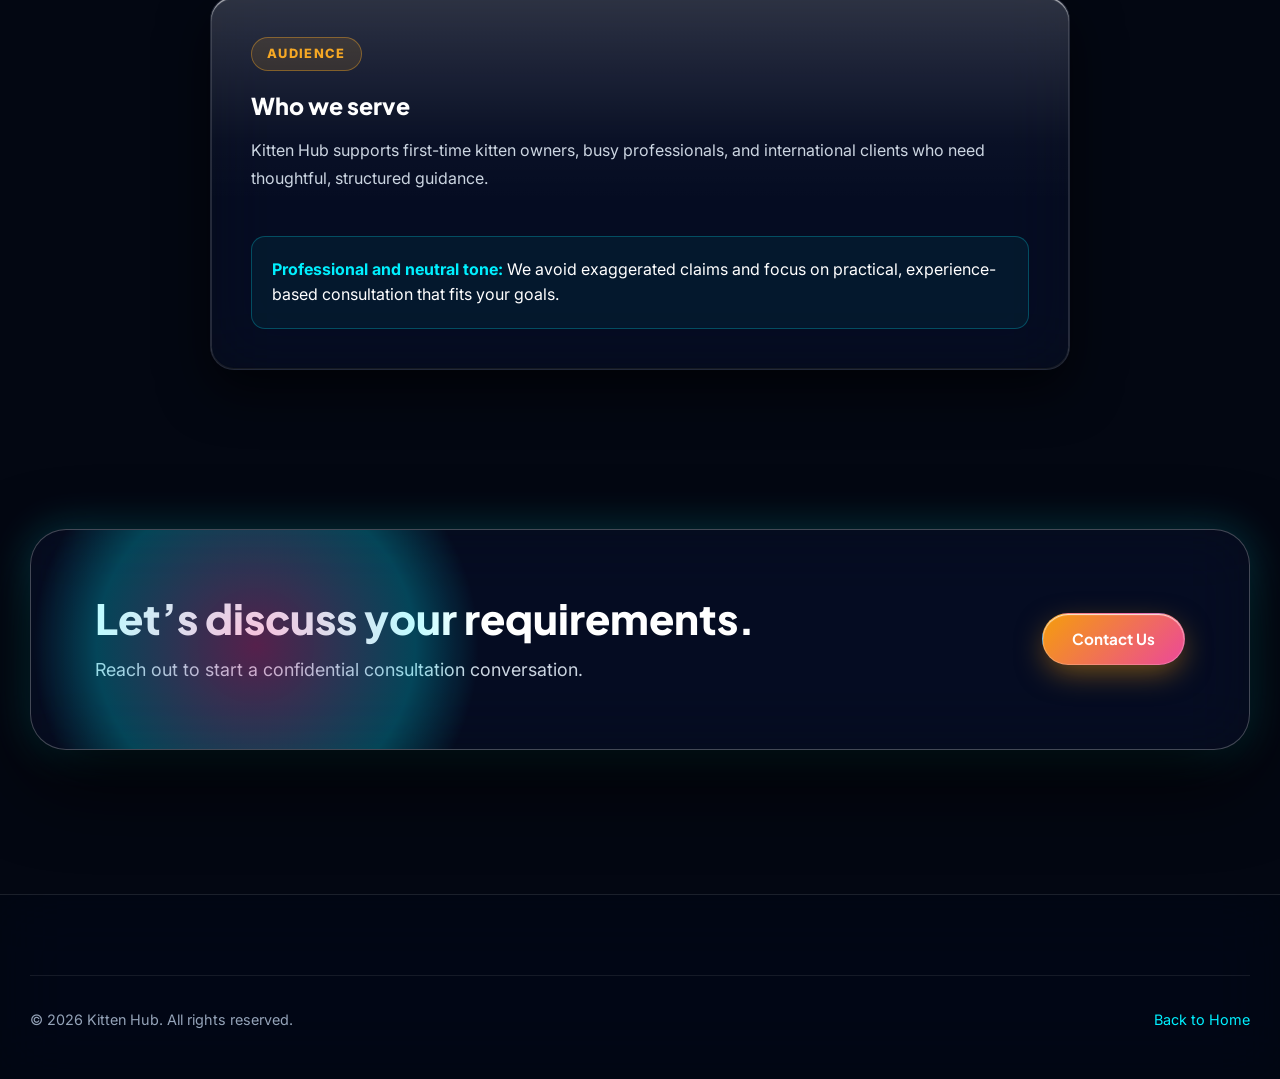
<file: about.html>
<!DOCTYPE html>
<html lang="en">
<head>
  <meta charset="UTF-8">
  <meta name="viewport" content="width=device-width, initial-scale=1.0">
  <title>About Kitten Hub | Professional Online Consultation</title>
  <meta name="description" content="Learn about Kitten Hub and our consultation-first approach for kitten owners worldwide. Remote, confidential guidance tailored to your needs.">
  
  <link rel="preconnect" href="https://fonts.googleapis.com">
  <link rel="preconnect" href="https://fonts.gstatic.com" crossorigin>
  <link href="https://fonts.googleapis.com/css2?family=Plus+Jakarta+Sans:wght@500;600;700;800&family=Inter:wght@400;500;600&display=swap" rel="stylesheet">
  <link rel="stylesheet" href="assets/css/modern.css">
</head>
<body>
  <canvas id="liquid-canvas"></canvas>
  <div class="glass-grid-overlay" aria-hidden="true"></div>

  <header>
    <div class="nav-glass-capsule">
      <a class="brand" href="index.html" aria-label="Kitten Hub Home">
        <div class="brand-cat-prism">
          <svg width="24" height="24" viewBox="0 0 24 24" fill="none" stroke="currentColor" stroke-width="2.2">
            <path d="M12 5c.67 0 1.35.09 2 .26 1.78-2 5.03-2.84 6.42-2.26 1.4.58 1.42 3.82-.16 5.76.47 1.06.74 2.21.74 3.42 0 4.97-4.03 9-9 9s-9-4.03-9-9c0-1.21.27-2.36.74-3.42C2.16 6.82 2.18 3.58 3.58 3c1.4-.58 4.65.26 6.42 2.26.65-.17 1.33-.26 2-.26z"/>
            <circle cx="9" cy="13" r="1.3" fill="currentColor"/>
            <circle cx="15" cy="13" r="1.3" fill="currentColor"/>
            <path d="M10 16.5c1 .6 3 .6 4 0"/>
          </svg>
        </div>
        <span class="brand-title">Kitten Hub<span class="brand-glow-dot">.</span></span>
      </a>

      <nav class="nav-menu">
        <a class="nav-link" href="index.html">Home</a>
        <a class="nav-link active" href="about.html">About</a>
        <a class="nav-link" href="services.html">Services</a>
        <a class="nav-link" href="how-it-works.html">How It Works</a>
        <a class="nav-link" href="contact.html">Contact</a>
      </nav>

      <div class="nav-cta-wrap">
        <a class="btn-sexy-liquid btn-sexy-primary" href="contact.html">Discuss Requirements</a>
      </div>

      <button class="menu-toggle" data-menu-toggle aria-label="Open mobile navigation">
        <span></span><span></span><span></span>
      </button>
    </div>

    <!-- Mobile Drawer -->
    <div id="mobile-nav" class="mobile-nav-panel">
      <a class="nav-link" href="index.html">Home</a>
      <a class="nav-link active" href="about.html">About</a>
      <a class="nav-link" href="services.html">Services</a>
      <a class="nav-link" href="how-it-works.html">How It Works</a>
      <a class="nav-link" href="contact.html">Contact</a>
      <a class="btn-sexy-liquid btn-sexy-primary" href="contact.html" style="margin-top: 0.5rem;">Discuss Requirements</a>
    </div>
  </header>

  <main>
    <section class="hero-stage" style="padding-bottom: 2rem;">
      <div class="container hero-dual-grid">
        <div class="hero-content-col">
          <div class="hero-neon-pill reveal-fade">
            <span class="pulse-core"></span>
            <span>About Kitten Hub</span>
          </div>

          <h1 class="hero-super-title reveal-fade">
            Consultation-first guidance for kitten owners <span class="prismatic-text-glow">worldwide</span>.
          </h1>

          <p class="hero-subtitle reveal-fade">
            Kitten Hub is a professional online consultation service based in India, supporting kitten owners locally and internationally. Our approach is calm, structured, and focused on understanding your household before offering guidance.
          </p>
        </div>

        <div class="hologram-stage-wrapper reveal-fade">
          <div class="liquid-glass-slab hologram-console-glass" data-tilt>
            <div class="bento-cyber-icon" style="background: linear-gradient(135deg, rgba(245, 158, 11, 0.35) 0%, rgba(15, 23, 42, 0.8) 100%); color: var(--neon-amber); margin-bottom: 1.25rem;">
              <svg width="28" height="28" viewBox="0 0 24 24" fill="none" stroke="currentColor" stroke-width="2.2"><path d="M12 22s8-4 8-10V5l-8-3-8 3v7c0 6 8 10 8 10z"></path></svg>
            </div>
            <h3 class="console-heading">What we stand for</h3>
            <p class="console-desc">
              Clear communication, thoughtful guidance, and an unwavering commitment to confidentiality in every interaction.
            </p>
          </div>
        </div>
      </div>
    </section>

    <section class="section">
      <div class="container">
        <div class="section-title-wrap reveal-fade">
          <span class="section-tag">Core Principles</span>
          <h2 class="section-main-heading">Our Approach</h2>
          <p class="section-desc">
            We provide remote consultations only, with no physical products, subscriptions, or on-site services.
          </p>
        </div>

        <div class="bento-prisms-grid">
          <div class="liquid-glass-slab bento-prism-card reveal-fade" data-tilt>
            <div class="bento-cyber-icon" style="background: rgba(0, 240, 255, 0.2); color: var(--neon-cyan);">
              <svg width="26" height="26" viewBox="0 0 24 24" fill="none" stroke="currentColor" stroke-width="2.2"><circle cx="12" cy="12" r="10"></circle><line x1="2" y1="12" x2="22" y2="12"></line></svg>
            </div>
            <h3>Remote delivery</h3>
            <p>All sessions are hosted online with flexible scheduling for global clients across different time zones.</p>
          </div>

          <div class="liquid-glass-slab bento-prism-card reveal-fade" data-tilt>
            <div class="bento-cyber-icon" style="background: rgba(245, 158, 11, 0.2); color: var(--neon-amber);">
              <svg width="26" height="26" viewBox="0 0 24 24" fill="none" stroke="currentColor" stroke-width="2.2"><path d="M21 15a2 2 0 0 1-2 2H7l-4 4V5a2 2 0 0 1 2-2h14a2 2 0 0 1 2 2z"></path></svg>
            </div>
            <h3>Consultation-based services</h3>
            <p>Every engagement begins with a discovery conversation to define the right scope for your kitten and home.</p>
          </div>

          <div class="liquid-glass-slab bento-prism-card reveal-fade" data-tilt>
            <div class="bento-cyber-icon" style="background: rgba(236, 72, 153, 0.2); color: var(--neon-pink);">
              <svg width="26" height="26" viewBox="0 0 24 24" fill="none" stroke="currentColor" stroke-width="2.2"><rect x="3" y="11" width="18" height="11" rx="2" ry="2"></rect><path d="M7 11V7a5 5 0 0 1 10 0v4"></path></svg>
            </div>
            <h3>Transparency &amp; privacy</h3>
            <p>We discuss requirements before sharing any payment links, and we keep all client information confidential.</p>
          </div>
        </div>
      </div>
    </section>

    <section class="section">
      <div class="container">
        <div class="liquid-glass-slab bento-prism-card reveal-fade" style="max-width: 860px; margin-inline: auto;" data-tilt>
          <span class="section-tag" style="align-self: flex-start;">Audience</span>
          <h3>Who we serve</h3>
          <p>
            Kitten Hub supports first-time kitten owners, busy professionals, and international clients who need thoughtful, structured guidance.
          </p>
          <div style="margin-top: 1rem; padding: 1.25rem; border-radius: var(--radius-sm); background: rgba(0, 240, 255, 0.05); border: 1px solid rgba(0, 240, 255, 0.25);">
            <strong style="color: var(--neon-cyan);">Professional and neutral tone:</strong> We avoid exaggerated claims and focus on practical, experience-based consultation that fits your goals.
          </div>
        </div>
      </div>
    </section>

    <section class="cta-universe-wrap">
      <div class="container">
        <div class="liquid-glass-slab cta-universe-glass reveal-fade">
          <div class="cta-universe-content">
            <h2>Let’s discuss your requirements.</h2>
            <p>Reach out to start a confidential consultation conversation.</p>
          </div>
          <a class="btn-sexy-liquid btn-sexy-primary" href="contact.html">
            <span>Contact Us</span>
          </a>
        </div>
      </div>
    </section>
  </main>

  <footer>
    <div class="container">
      <div class="footer-end-strip">
        <div>© 2026 Kitten Hub. All rights reserved.</div>
        <div><a href="index.html" style="color: var(--neon-cyan);">Back to Home</a></div>
      </div>
    </div>
  </footer>

  <script src="assets/js/modern.js"></script>
</body>
</html>
</file>
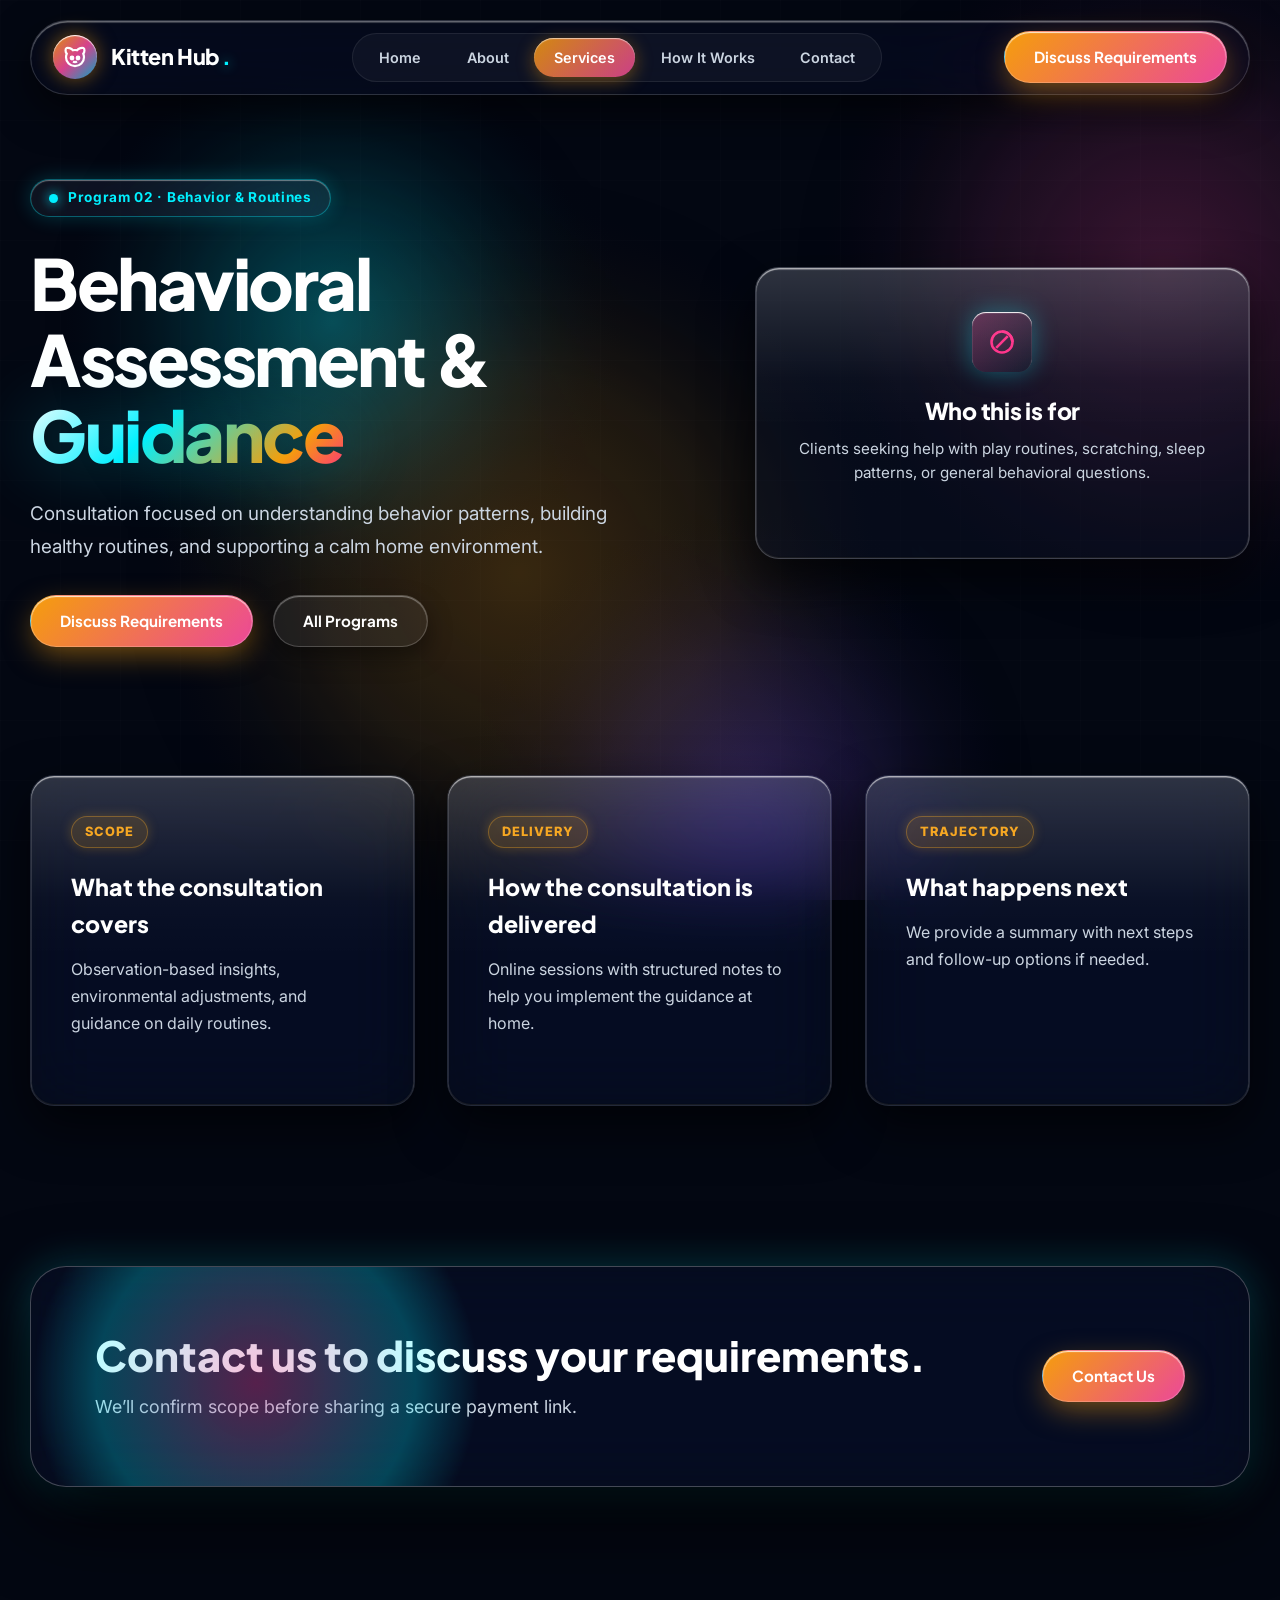
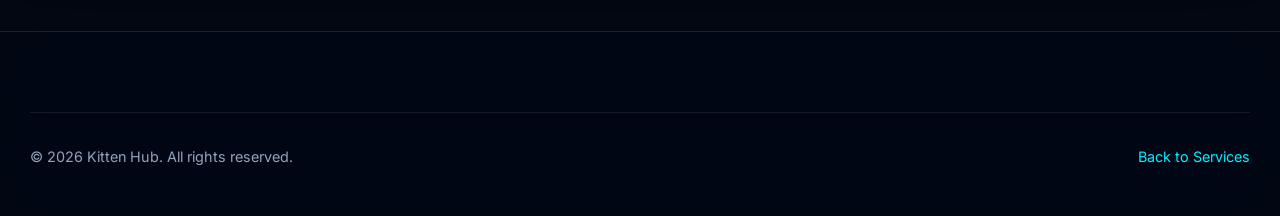
<file: behavioral-assessment-guidance.html>
<!DOCTYPE html>
<html lang="en">
<head>
  <meta charset="UTF-8">
  <meta name="viewport" content="width=device-width, initial-scale=1.0">
  <title>Behavioral Assessment &amp; Guidance | Kitten Hub</title>
  <meta name="description" content="Behavioral assessment and guidance consultations for kittens. Support for routines, play, and gentle boundaries.">
  
  <link rel="preconnect" href="https://fonts.googleapis.com">
  <link rel="preconnect" href="https://fonts.gstatic.com" crossorigin>
  <link href="https://fonts.googleapis.com/css2?family=Plus+Jakarta+Sans:wght@500;600;700;800&family=Inter:wght@400;500;600&display=swap" rel="stylesheet">
  <link rel="stylesheet" href="assets/css/modern.css">
</head>
<body>
  <canvas id="liquid-canvas"></canvas>
  <div class="glass-grid-overlay" aria-hidden="true"></div>

  <header>
    <div class="nav-glass-capsule">
      <a class="brand" href="index.html" aria-label="Kitten Hub Home">
        <div class="brand-cat-prism">
          <svg width="24" height="24" viewBox="0 0 24 24" fill="none" stroke="currentColor" stroke-width="2.2">
            <path d="M12 5c.67 0 1.35.09 2 .26 1.78-2 5.03-2.84 6.42-2.26 1.4.58 1.42 3.82-.16 5.76.47 1.06.74 2.21.74 3.42 0 4.97-4.03 9-9 9s-9-4.03-9-9c0-1.21.27-2.36.74-3.42C2.16 6.82 2.18 3.58 3.58 3c1.4-.58 4.65.26 6.42 2.26.65-.17 1.33-.26 2-.26z"/>
            <circle cx="9" cy="13" r="1.3" fill="currentColor"/>
            <circle cx="15" cy="13" r="1.3" fill="currentColor"/>
            <path d="M10 16.5c1 .6 3 .6 4 0"/>
          </svg>
        </div>
        <span class="brand-title">Kitten Hub<span class="brand-glow-dot">.</span></span>
      </a>

      <nav class="nav-menu">
        <a class="nav-link" href="index.html">Home</a>
        <a class="nav-link" href="about.html">About</a>
        <a class="nav-link active" href="services.html">Services</a>
        <a class="nav-link" href="how-it-works.html">How It Works</a>
        <a class="nav-link" href="contact.html">Contact</a>
      </nav>

      <div class="nav-cta-wrap">
        <a class="btn-sexy-liquid btn-sexy-primary" href="contact.html">Discuss Requirements</a>
      </div>

      <button class="menu-toggle" data-menu-toggle aria-label="Open mobile navigation">
        <span></span><span></span><span></span>
      </button>
    </div>

    <!-- Mobile Drawer -->
    <div id="mobile-nav" class="mobile-nav-panel">
      <a class="nav-link" href="index.html">Home</a>
      <a class="nav-link" href="about.html">About</a>
      <a class="nav-link active" href="services.html">Services</a>
      <a class="nav-link" href="how-it-works.html">How It Works</a>
      <a class="nav-link" href="contact.html">Contact</a>
      <a class="btn-sexy-liquid btn-sexy-primary" href="contact.html" style="margin-top: 0.5rem;">Discuss Requirements</a>
    </div>
  </header>

  <main>
    <section class="hero-stage" style="padding-bottom: 2rem;">
      <div class="container hero-dual-grid">
        <div class="hero-content-col">
          <div class="hero-neon-pill reveal-fade">
            <span class="pulse-core"></span>
            <span>Program 02 · Behavior &amp; Routines</span>
          </div>

          <h1 class="hero-super-title reveal-fade">
            Behavioral Assessment &amp; <span class="prismatic-text-glow">Guidance</span>
          </h1>

          <p class="hero-subtitle reveal-fade">
            Consultation focused on understanding behavior patterns, building healthy routines, and supporting a calm home environment.
          </p>

          <div class="hero-btn-row reveal-fade">
            <a class="btn-sexy-liquid btn-sexy-primary" href="contact.html">Discuss Requirements</a>
            <a class="btn-sexy-liquid btn-sexy-glass" href="services.html">All Programs</a>
          </div>
        </div>

        <div class="hologram-stage-wrapper reveal-fade">
          <div class="liquid-glass-slab hologram-console-glass" data-tilt>
            <div class="bento-cyber-icon" style="background: linear-gradient(135deg, rgba(236, 72, 153, 0.3) 0%, rgba(15, 23, 42, 0.8) 100%); color: var(--neon-pink); margin-bottom: 1.25rem;">
              <svg width="28" height="28" viewBox="0 0 24 24" fill="none" stroke="currentColor" stroke-width="2.2"><circle cx="12" cy="12" r="9"></circle><path d="M12 3a9 9 0 0 1 9 9"></path><path d="M7 17l10-10"></path></svg>
            </div>
            <h3 class="console-heading">Who this is for</h3>
            <p class="console-desc">
              Clients seeking help with play routines, scratching, sleep patterns, or general behavioral questions.
            </p>
          </div>
        </div>
      </div>
    </section>

    <section class="section">
      <div class="container">
        <div class="bento-prisms-grid">
          <div class="liquid-glass-slab bento-prism-card reveal-fade" data-tilt>
            <span class="service-id-badge" style="align-self: flex-start; margin-bottom: 1.25rem;">Scope</span>
            <h3>What the consultation covers</h3>
            <p>Observation-based insights, environmental adjustments, and guidance on daily routines.</p>
          </div>

          <div class="liquid-glass-slab bento-prism-card reveal-fade" data-tilt>
            <span class="service-id-badge" style="align-self: flex-start; margin-bottom: 1.25rem;">Delivery</span>
            <h3>How the consultation is delivered</h3>
            <p>Online sessions with structured notes to help you implement the guidance at home.</p>
          </div>

          <div class="liquid-glass-slab bento-prism-card reveal-fade" data-tilt>
            <span class="service-id-badge" style="align-self: flex-start; margin-bottom: 1.25rem;">Trajectory</span>
            <h3>What happens next</h3>
            <p>We provide a summary with next steps and follow-up options if needed.</p>
          </div>
        </div>
      </div>
    </section>

    <section class="cta-universe-wrap">
      <div class="container">
        <div class="liquid-glass-slab cta-universe-glass reveal-fade">
          <div class="cta-universe-content">
            <h2>Contact us to discuss your requirements.</h2>
            <p>We’ll confirm scope before sharing a secure payment link.</p>
          </div>
          <a class="btn-sexy-liquid btn-sexy-primary" href="contact.html">
            <span>Contact Us</span>
          </a>
        </div>
      </div>
    </section>
  </main>

  <footer>
    <div class="container">
      <div class="footer-end-strip">
        <div>© 2026 Kitten Hub. All rights reserved.</div>
        <div><a href="services.html" style="color: var(--neon-cyan);">Back to Services</a></div>
      </div>
    </div>
  </footer>

  <script src="assets/js/modern.js"></script>
</body>
</html>
</file>
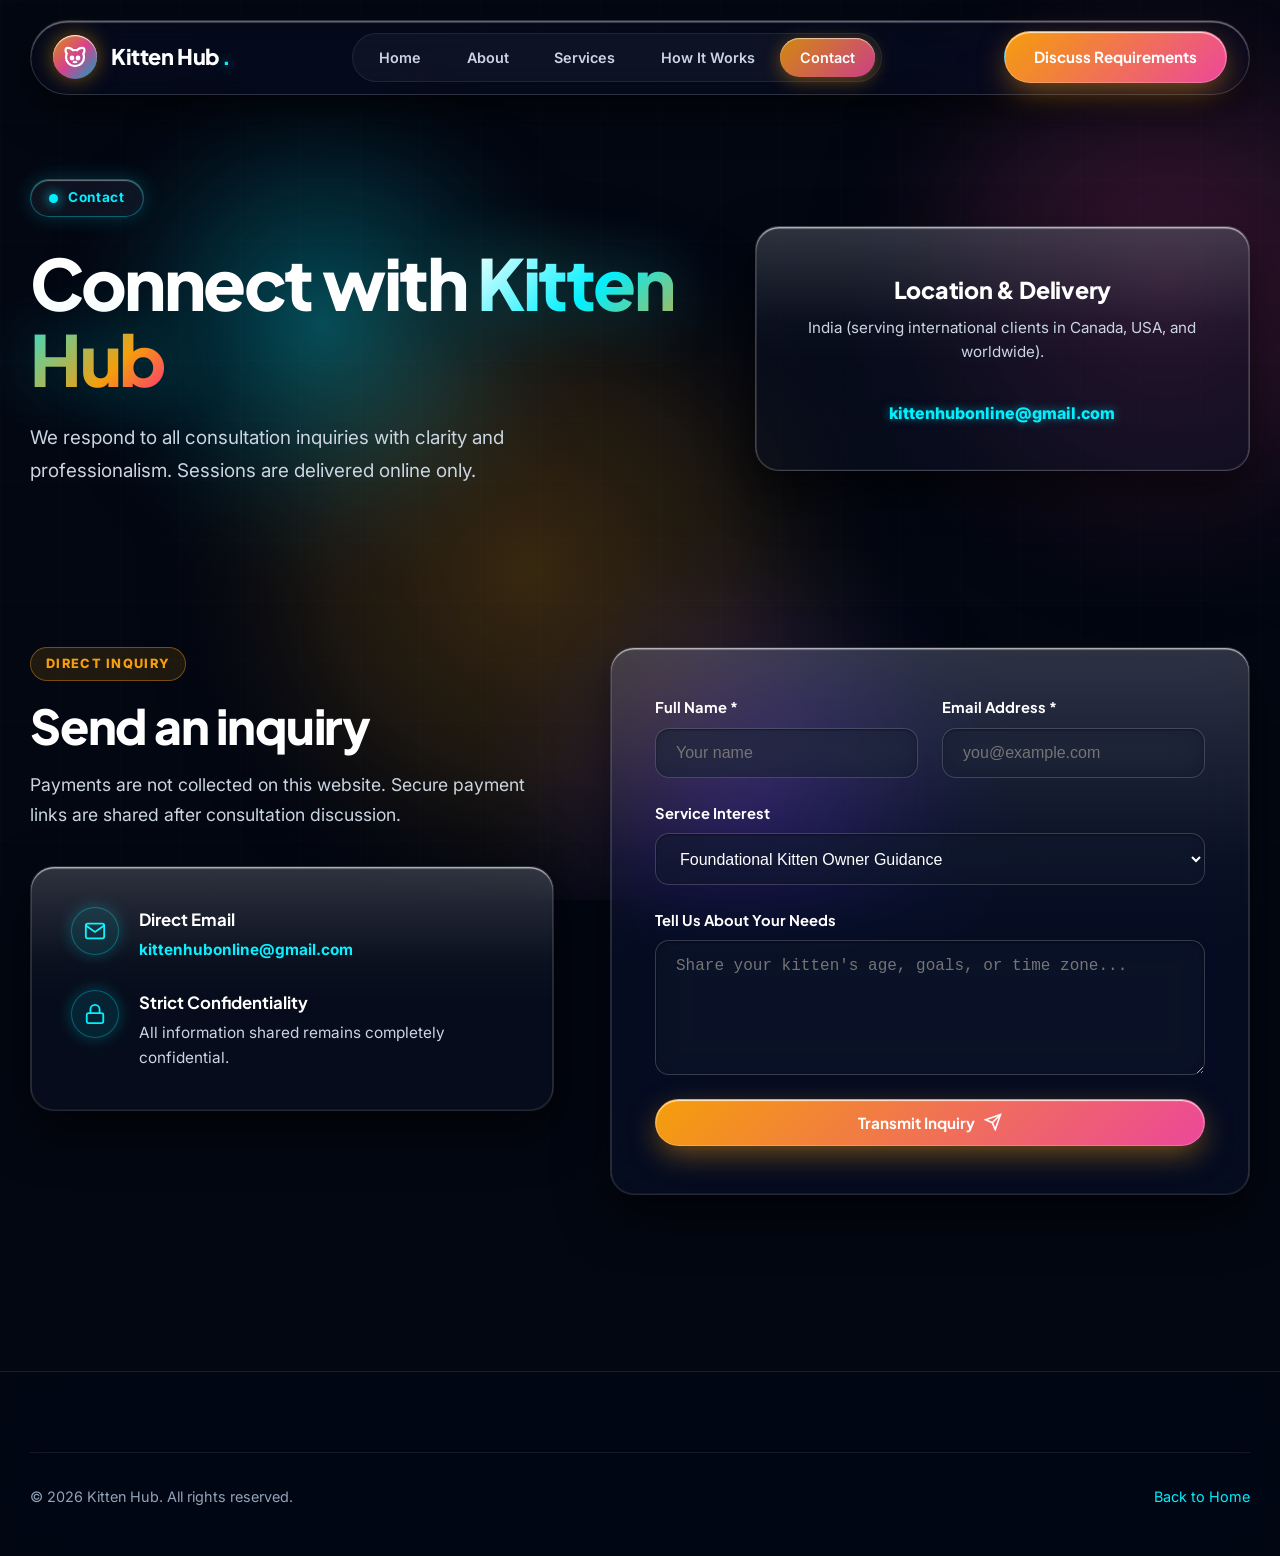
<file: contact.html>
<!DOCTYPE html>
<html lang="en">
<head>
  <meta charset="UTF-8">
  <meta name="viewport" content="width=device-width, initial-scale=1.0">
  <title>Contact | Kitten Hub</title>
  <meta name="description" content="Contact Kitten Hub for professional online consultation services. We serve clients in India and internationally.">
  
  <link rel="preconnect" href="https://fonts.googleapis.com">
  <link rel="preconnect" href="https://fonts.gstatic.com" crossorigin>
  <link href="https://fonts.googleapis.com/css2?family=Plus+Jakarta+Sans:wght@500;600;700;800&family=Inter:wght@400;500;600&display=swap" rel="stylesheet">
  <link rel="stylesheet" href="assets/css/modern.css">
</head>
<body>
  <canvas id="liquid-canvas"></canvas>
  <div class="glass-grid-overlay" aria-hidden="true"></div>

  <header>
    <div class="nav-glass-capsule">
      <a class="brand" href="index.html" aria-label="Kitten Hub Home">
        <div class="brand-cat-prism">
          <svg width="24" height="24" viewBox="0 0 24 24" fill="none" stroke="currentColor" stroke-width="2.2">
            <path d="M12 5c.67 0 1.35.09 2 .26 1.78-2 5.03-2.84 6.42-2.26 1.4.58 1.42 3.82-.16 5.76.47 1.06.74 2.21.74 3.42 0 4.97-4.03 9-9 9s-9-4.03-9-9c0-1.21.27-2.36.74-3.42C2.16 6.82 2.18 3.58 3.58 3c1.4-.58 4.65.26 6.42 2.26.65-.17 1.33-.26 2-.26z"/>
            <circle cx="9" cy="13" r="1.3" fill="currentColor"/>
            <circle cx="15" cy="13" r="1.3" fill="currentColor"/>
            <path d="M10 16.5c1 .6 3 .6 4 0"/>
          </svg>
        </div>
        <span class="brand-title">Kitten Hub<span class="brand-glow-dot">.</span></span>
      </a>

      <nav class="nav-menu">
        <a class="nav-link" href="index.html">Home</a>
        <a class="nav-link" href="about.html">About</a>
        <a class="nav-link" href="services.html">Services</a>
        <a class="nav-link" href="how-it-works.html">How It Works</a>
        <a class="nav-link active" href="contact.html">Contact</a>
      </nav>

      <div class="nav-cta-wrap">
        <a class="btn-sexy-liquid btn-sexy-primary" href="contact.html">Discuss Requirements</a>
      </div>

      <button class="menu-toggle" data-menu-toggle aria-label="Open mobile navigation">
        <span></span><span></span><span></span>
      </button>
    </div>

    <!-- Mobile Drawer -->
    <div id="mobile-nav" class="mobile-nav-panel">
      <a class="nav-link" href="index.html">Home</a>
      <a class="nav-link" href="about.html">About</a>
      <a class="nav-link" href="services.html">Services</a>
      <a class="nav-link" href="how-it-works.html">How It Works</a>
      <a class="nav-link active" href="contact.html">Contact</a>
      <a class="btn-sexy-liquid btn-sexy-primary" href="contact.html" style="margin-top: 0.5rem;">Discuss Requirements</a>
    </div>
  </header>

  <main>
    <section class="hero-stage" style="padding-bottom: 2rem;">
      <div class="container hero-dual-grid">
        <div class="hero-content-col">
          <div class="hero-neon-pill reveal-fade">
            <span class="pulse-core"></span>
            <span>Contact</span>
          </div>

          <h1 class="hero-super-title reveal-fade">
            Connect with <span class="prismatic-text-glow">Kitten Hub</span>
          </h1>

          <p class="hero-subtitle reveal-fade">
            We respond to all consultation inquiries with clarity and professionalism. Sessions are delivered online only.
          </p>
        </div>

        <div class="hologram-stage-wrapper reveal-fade">
          <div class="liquid-glass-slab hologram-console-glass" data-tilt>
            <h3 class="console-heading">Location &amp; Delivery</h3>
            <p class="console-desc">
              India (serving international clients in Canada, USA, and worldwide).
            </p>
            <p style="font-weight: 800; color: var(--neon-cyan); margin-top: 0.5rem; text-shadow: 0 0 10px rgba(0, 240, 255, 0.5);">
              kittenhubonline@gmail.com
            </p>
          </div>
        </div>
      </div>
    </section>

    <section class="section">
      <div class="container contact-split-stage">
        <div class="reveal-fade">
          <span class="section-tag">Direct Inquiry</span>
          <h2 class="section-main-heading">Send an inquiry</h2>
          <p class="section-desc" style="margin-bottom: 2.25rem;">
            Payments are not collected on this website. Secure payment links are shared after consultation discussion.
          </p>

          <div class="liquid-glass-slab contact-prism-info">
            <div class="contact-prism-item">
              <div class="contact-neon-icon">
                <svg width="22" height="22" viewBox="0 0 24 24" fill="none" stroke="currentColor" stroke-width="2"><path d="M4 4h16c1.1 0 2 .9 2 2v12c0 1.1-.9 2-2 2H4c-1.1 0-2-.9-2-2V6c0-1.1.9-2 2-2z"></path><polyline points="22,6 12,13 2,6"></polyline></svg>
              </div>
              <div>
                <h4>Direct Email</h4>
                <p><a href="mailto:kittenhubonline@gmail.com" style="color: var(--neon-cyan); font-weight: 700;">kittenhubonline@gmail.com</a></p>
              </div>
            </div>

            <div class="contact-prism-item">
              <div class="contact-neon-icon">
                <svg width="22" height="22" viewBox="0 0 24 24" fill="none" stroke="currentColor" stroke-width="2"><rect x="3" y="11" width="18" height="11" rx="2" ry="2"></rect><path d="M7 11V7a5 5 0 0 1 10 0v4"></path></svg>
              </div>
              <div>
                <h4>Strict Confidentiality</h4>
                <p>All information shared remains completely confidential.</p>
              </div>
            </div>
          </div>
        </div>

        <div class="liquid-glass-slab form-terminal-panel reveal-fade">
          <form id="consultation-form" action="https://formspree.io/f/xbdknvwy" method="POST">
            <div class="form-row-duo">
              <div class="terminal-field">
                <label for="name">Full Name *</label>
                <input id="name" name="name" class="terminal-input" type="text" placeholder="Your name" required>
              </div>
              <div class="terminal-field">
                <label for="email">Email Address *</label>
                <input id="email" name="email" class="terminal-input" type="email" placeholder="you@example.com" required>
              </div>
            </div>

            <div class="terminal-field">
              <label for="service">Service Interest</label>
              <select id="service" name="service" class="terminal-input">
                <option value="Foundational Kitten Owner Guidance">Foundational Kitten Owner Guidance</option>
                <option value="Behavioral Assessment & Guidance">Behavioral Assessment &amp; Guidance</option>
                <option value="Kitten Nutrition & Wellness Consultation">Kitten Nutrition &amp; Wellness Consultation</option>
                <option value="Long-Term Kitten Care Planning">Long-Term Kitten Care Planning</option>
                <option value="Not sure yet">Not sure yet / General inquiry</option>
              </select>
            </div>

            <div class="terminal-field">
              <label for="message">Tell Us About Your Needs</label>
              <textarea id="message" name="message" class="terminal-input" placeholder="Share your kitten's age, goals, or time zone..."></textarea>
            </div>

            <button class="btn-sexy-liquid btn-sexy-primary" type="submit" style="width: 100%;">
              <span>Transmit Inquiry</span>
              <svg width="18" height="18" viewBox="0 0 24 24" fill="none" stroke="currentColor" stroke-width="2.2"><line x1="22" y1="2" x2="11" y2="13"></line><polygon points="22 2 15 22 11 13 2 9 22 2"></polygon></svg>
            </button>

            <div id="form-status" class="terminal-alert"></div>
          </form>
        </div>
      </div>
    </section>
  </main>

  <footer>
    <div class="container">
      <div class="footer-end-strip">
        <div>© 2026 Kitten Hub. All rights reserved.</div>
        <div><a href="index.html" style="color: var(--neon-cyan);">Back to Home</a></div>
      </div>
    </div>
  </footer>

  <script src="assets/js/modern.js"></script>
</body>
</html>
</file>
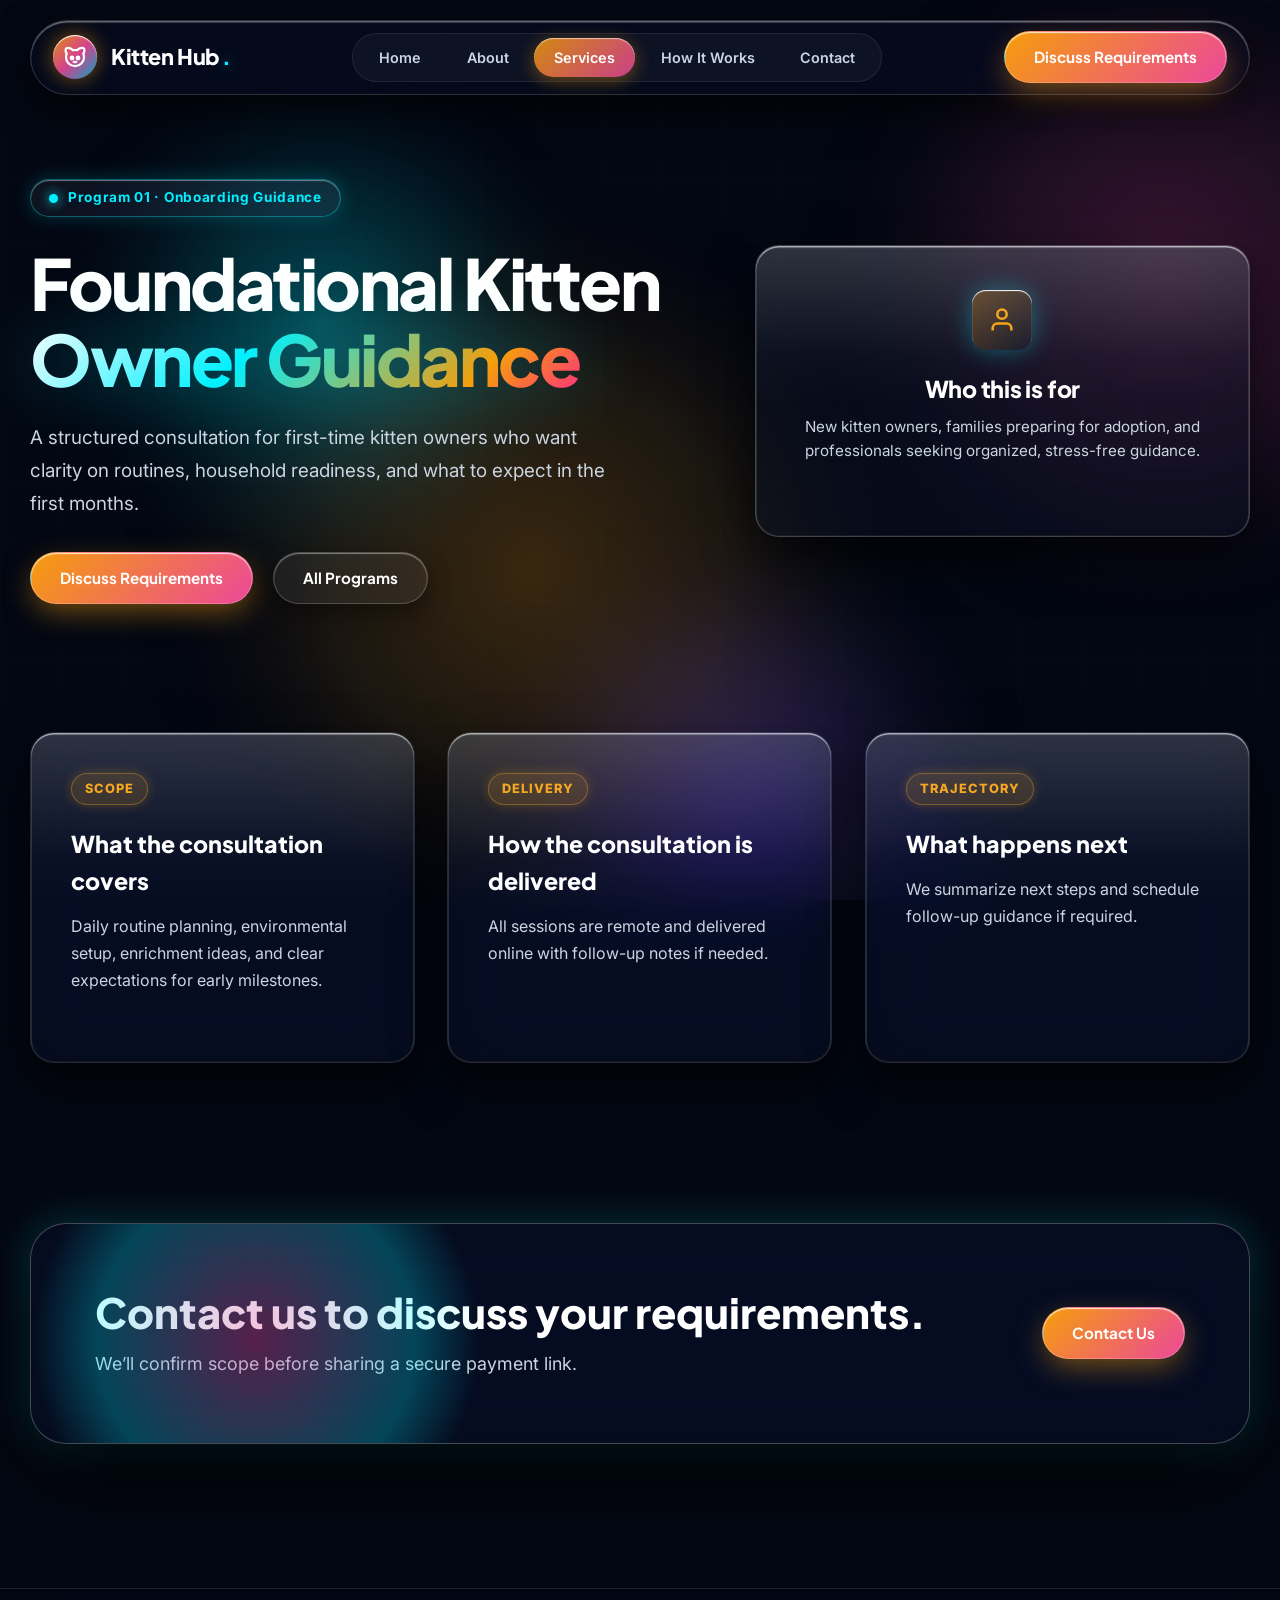
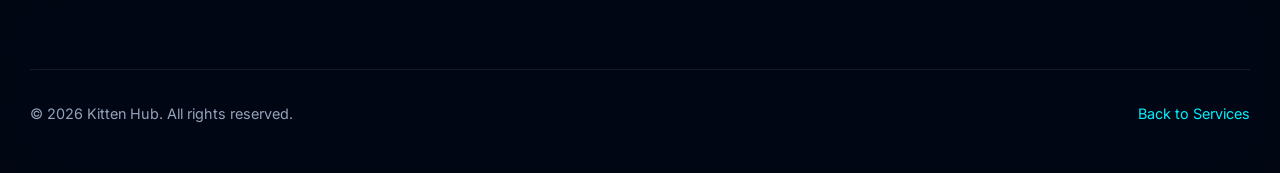
<file: foundational-kitten-owner-guidance.html>
<!DOCTYPE html>
<html lang="en">
<head>
  <meta charset="UTF-8">
  <meta name="viewport" content="width=device-width, initial-scale=1.0">
  <title>Foundational Kitten Owner Guidance | Kitten Hub</title>
  <meta name="description" content="Foundational consultation for new kitten owners. Structured guidance on routines, household setup, and expectations.">
  
  <link rel="preconnect" href="https://fonts.googleapis.com">
  <link rel="preconnect" href="https://fonts.gstatic.com" crossorigin>
  <link href="https://fonts.googleapis.com/css2?family=Plus+Jakarta+Sans:wght@500;600;700;800&family=Inter:wght@400;500;600&display=swap" rel="stylesheet">
  <link rel="stylesheet" href="assets/css/modern.css">
</head>
<body>
  <canvas id="liquid-canvas"></canvas>
  <div class="glass-grid-overlay" aria-hidden="true"></div>

  <header>
    <div class="nav-glass-capsule">
      <a class="brand" href="index.html" aria-label="Kitten Hub Home">
        <div class="brand-cat-prism">
          <svg width="24" height="24" viewBox="0 0 24 24" fill="none" stroke="currentColor" stroke-width="2.2">
            <path d="M12 5c.67 0 1.35.09 2 .26 1.78-2 5.03-2.84 6.42-2.26 1.4.58 1.42 3.82-.16 5.76.47 1.06.74 2.21.74 3.42 0 4.97-4.03 9-9 9s-9-4.03-9-9c0-1.21.27-2.36.74-3.42C2.16 6.82 2.18 3.58 3.58 3c1.4-.58 4.65.26 6.42 2.26.65-.17 1.33-.26 2-.26z"/>
            <circle cx="9" cy="13" r="1.3" fill="currentColor"/>
            <circle cx="15" cy="13" r="1.3" fill="currentColor"/>
            <path d="M10 16.5c1 .6 3 .6 4 0"/>
          </svg>
        </div>
        <span class="brand-title">Kitten Hub<span class="brand-glow-dot">.</span></span>
      </a>

      <nav class="nav-menu">
        <a class="nav-link" href="index.html">Home</a>
        <a class="nav-link" href="about.html">About</a>
        <a class="nav-link active" href="services.html">Services</a>
        <a class="nav-link" href="how-it-works.html">How It Works</a>
        <a class="nav-link" href="contact.html">Contact</a>
      </nav>

      <div class="nav-cta-wrap">
        <a class="btn-sexy-liquid btn-sexy-primary" href="contact.html">Discuss Requirements</a>
      </div>

      <button class="menu-toggle" data-menu-toggle aria-label="Open mobile navigation">
        <span></span><span></span><span></span>
      </button>
    </div>

    <!-- Mobile Drawer -->
    <div id="mobile-nav" class="mobile-nav-panel">
      <a class="nav-link" href="index.html">Home</a>
      <a class="nav-link" href="about.html">About</a>
      <a class="nav-link active" href="services.html">Services</a>
      <a class="nav-link" href="how-it-works.html">How It Works</a>
      <a class="nav-link" href="contact.html">Contact</a>
      <a class="btn-sexy-liquid btn-sexy-primary" href="contact.html" style="margin-top: 0.5rem;">Discuss Requirements</a>
    </div>
  </header>

  <main>
    <section class="hero-stage" style="padding-bottom: 2rem;">
      <div class="container hero-dual-grid">
        <div class="hero-content-col">
          <div class="hero-neon-pill reveal-fade">
            <span class="pulse-core"></span>
            <span>Program 01 · Onboarding Guidance</span>
          </div>

          <h1 class="hero-super-title reveal-fade">
            Foundational Kitten <span class="prismatic-text-glow">Owner Guidance</span>
          </h1>

          <p class="hero-subtitle reveal-fade">
            A structured consultation for first-time kitten owners who want clarity on routines, household readiness, and what to expect in the first months.
          </p>

          <div class="hero-btn-row reveal-fade">
            <a class="btn-sexy-liquid btn-sexy-primary" href="contact.html">Discuss Requirements</a>
            <a class="btn-sexy-liquid btn-sexy-glass" href="services.html">All Programs</a>
          </div>
        </div>

        <div class="hologram-stage-wrapper reveal-fade">
          <div class="liquid-glass-slab hologram-console-glass" data-tilt>
            <div class="bento-cyber-icon" style="background: linear-gradient(135deg, rgba(245, 158, 11, 0.3) 0%, rgba(15, 23, 42, 0.8) 100%); color: var(--neon-amber); margin-bottom: 1.25rem;">
              <svg width="28" height="28" viewBox="0 0 24 24" fill="none" stroke="currentColor" stroke-width="2.2"><path d="M20 21v-2a4 4 0 0 0-4-4H8a4 4 0 0 0-4 4v2"></path><circle cx="12" cy="7" r="4"></circle></svg>
            </div>
            <h3 class="console-heading">Who this is for</h3>
            <p class="console-desc">
              New kitten owners, families preparing for adoption, and professionals seeking organized, stress-free guidance.
            </p>
          </div>
        </div>
      </div>
    </section>

    <section class="section">
      <div class="container">
        <div class="bento-prisms-grid">
          <div class="liquid-glass-slab bento-prism-card reveal-fade" data-tilt>
            <span class="service-id-badge" style="align-self: flex-start; margin-bottom: 1.25rem;">Scope</span>
            <h3>What the consultation covers</h3>
            <p>Daily routine planning, environmental setup, enrichment ideas, and clear expectations for early milestones.</p>
          </div>

          <div class="liquid-glass-slab bento-prism-card reveal-fade" data-tilt>
            <span class="service-id-badge" style="align-self: flex-start; margin-bottom: 1.25rem;">Delivery</span>
            <h3>How the consultation is delivered</h3>
            <p>All sessions are remote and delivered online with follow-up notes if needed.</p>
          </div>

          <div class="liquid-glass-slab bento-prism-card reveal-fade" data-tilt>
            <span class="service-id-badge" style="align-self: flex-start; margin-bottom: 1.25rem;">Trajectory</span>
            <h3>What happens next</h3>
            <p>We summarize next steps and schedule follow-up guidance if required.</p>
          </div>
        </div>
      </div>
    </section>

    <section class="cta-universe-wrap">
      <div class="container">
        <div class="liquid-glass-slab cta-universe-glass reveal-fade">
          <div class="cta-universe-content">
            <h2>Contact us to discuss your requirements.</h2>
            <p>We’ll confirm scope before sharing a secure payment link.</p>
          </div>
          <a class="btn-sexy-liquid btn-sexy-primary" href="contact.html">
            <span>Contact Us</span>
          </a>
        </div>
      </div>
    </section>
  </main>

  <footer>
    <div class="container">
      <div class="footer-end-strip">
        <div>© 2026 Kitten Hub. All rights reserved.</div>
        <div><a href="services.html" style="color: var(--neon-cyan);">Back to Services</a></div>
      </div>
    </div>
  </footer>

  <script src="assets/js/modern.js"></script>
</body>
</html>
</file>
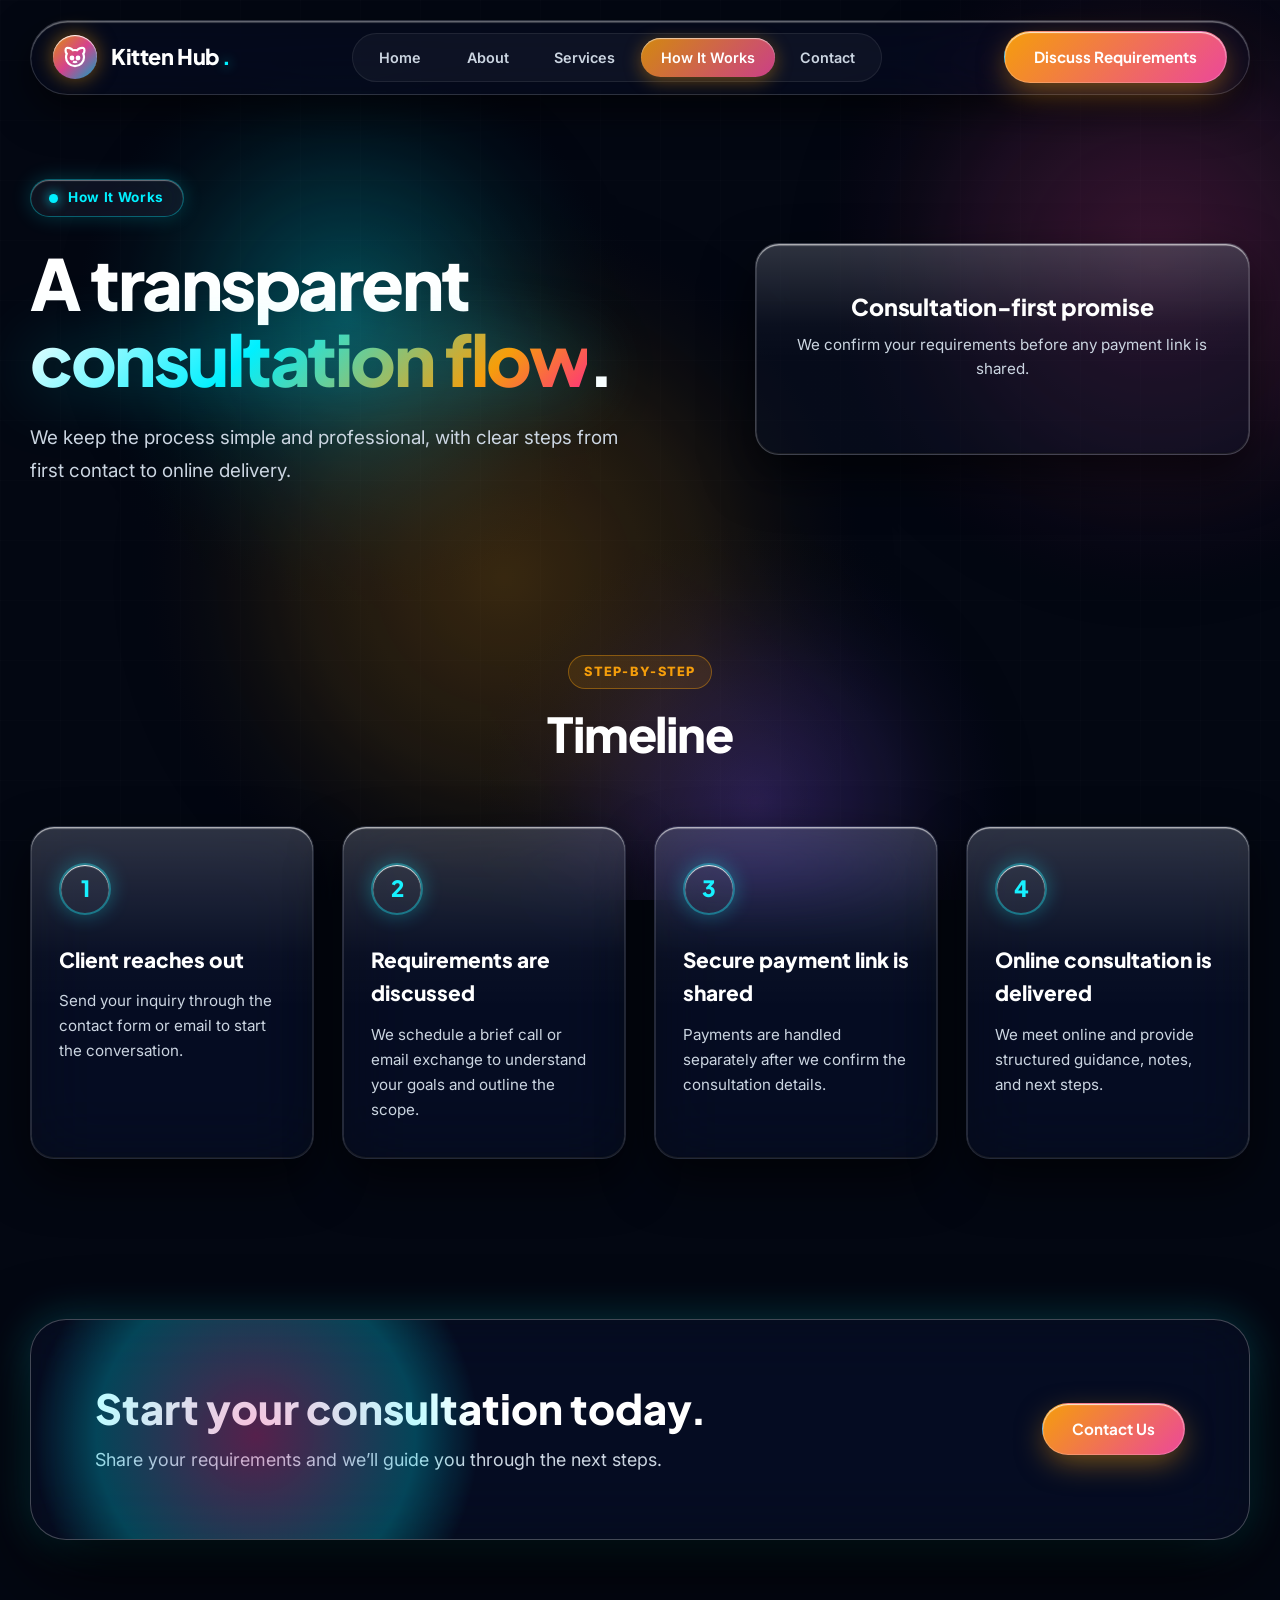
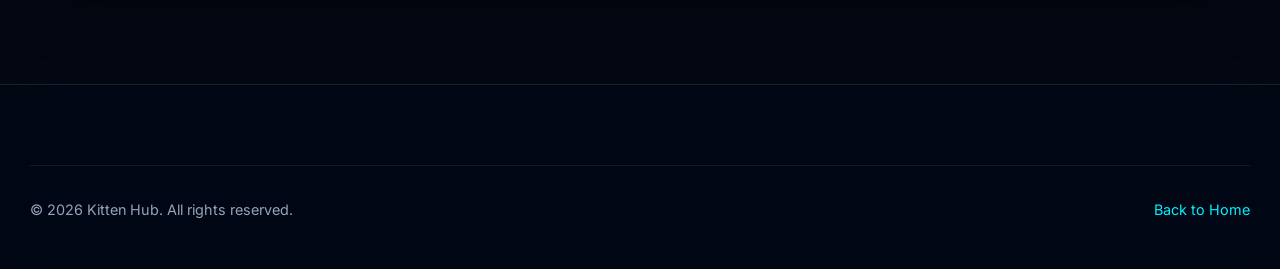
<file: how-it-works.html>
<!DOCTYPE html>
<html lang="en">
<head>
  <meta charset="UTF-8">
  <meta name="viewport" content="width=device-width, initial-scale=1.0">
  <title>How It Works | Kitten Hub</title>
  <meta name="description" content="See how Kitten Hub consultations work. Transparent steps from contact to online delivery.">
  
  <link rel="preconnect" href="https://fonts.googleapis.com">
  <link rel="preconnect" href="https://fonts.gstatic.com" crossorigin>
  <link href="https://fonts.googleapis.com/css2?family=Plus+Jakarta+Sans:wght@500;600;700;800&family=Inter:wght@400;500;600&display=swap" rel="stylesheet">
  <link rel="stylesheet" href="assets/css/modern.css">
</head>
<body>
  <canvas id="liquid-canvas"></canvas>
  <div class="glass-grid-overlay" aria-hidden="true"></div>

  <header>
    <div class="nav-glass-capsule">
      <a class="brand" href="index.html" aria-label="Kitten Hub Home">
        <div class="brand-cat-prism">
          <svg width="24" height="24" viewBox="0 0 24 24" fill="none" stroke="currentColor" stroke-width="2.2">
            <path d="M12 5c.67 0 1.35.09 2 .26 1.78-2 5.03-2.84 6.42-2.26 1.4.58 1.42 3.82-.16 5.76.47 1.06.74 2.21.74 3.42 0 4.97-4.03 9-9 9s-9-4.03-9-9c0-1.21.27-2.36.74-3.42C2.16 6.82 2.18 3.58 3.58 3c1.4-.58 4.65.26 6.42 2.26.65-.17 1.33-.26 2-.26z"/>
            <circle cx="9" cy="13" r="1.3" fill="currentColor"/>
            <circle cx="15" cy="13" r="1.3" fill="currentColor"/>
            <path d="M10 16.5c1 .6 3 .6 4 0"/>
          </svg>
        </div>
        <span class="brand-title">Kitten Hub<span class="brand-glow-dot">.</span></span>
      </a>

      <nav class="nav-menu">
        <a class="nav-link" href="index.html">Home</a>
        <a class="nav-link" href="about.html">About</a>
        <a class="nav-link" href="services.html">Services</a>
        <a class="nav-link active" href="how-it-works.html">How It Works</a>
        <a class="nav-link" href="contact.html">Contact</a>
      </nav>

      <div class="nav-cta-wrap">
        <a class="btn-sexy-liquid btn-sexy-primary" href="contact.html">Discuss Requirements</a>
      </div>

      <button class="menu-toggle" data-menu-toggle aria-label="Open mobile navigation">
        <span></span><span></span><span></span>
      </button>
    </div>

    <!-- Mobile Drawer -->
    <div id="mobile-nav" class="mobile-nav-panel">
      <a class="nav-link" href="index.html">Home</a>
      <a class="nav-link" href="about.html">About</a>
      <a class="nav-link" href="services.html">Services</a>
      <a class="nav-link active" href="how-it-works.html">How It Works</a>
      <a class="nav-link" href="contact.html">Contact</a>
      <a class="btn-sexy-liquid btn-sexy-primary" href="contact.html" style="margin-top: 0.5rem;">Discuss Requirements</a>
    </div>
  </header>

  <main>
    <section class="hero-stage" style="padding-bottom: 2.5rem;">
      <div class="container hero-dual-grid">
        <div class="hero-content-col">
          <div class="hero-neon-pill reveal-fade">
            <span class="pulse-core"></span>
            <span>How It Works</span>
          </div>

          <h1 class="hero-super-title reveal-fade">
            A transparent <span class="prismatic-text-glow">consultation flow</span>.
          </h1>

          <p class="hero-subtitle reveal-fade">
            We keep the process simple and professional, with clear steps from first contact to online delivery.
          </p>
        </div>

        <div class="hologram-stage-wrapper reveal-fade">
          <div class="liquid-glass-slab hologram-console-glass" data-tilt>
            <h3 class="console-heading">Consultation-first promise</h3>
            <p class="console-desc">
              We confirm your requirements before any payment link is shared.
            </p>
          </div>
        </div>
      </div>
    </section>

    <section class="section">
      <div class="container">
        <div class="section-title-wrap reveal-fade">
          <span class="section-tag">Step-by-Step</span>
          <h2 class="section-main-heading">Timeline</h2>
        </div>

        <div class="stepper-timeline-row">
          <div class="liquid-glass-slab step-glass-node reveal-fade">
            <div class="step-neon-orb">1</div>
            <h3>Client reaches out</h3>
            <p>Send your inquiry through the contact form or email to start the conversation.</p>
          </div>

          <div class="liquid-glass-slab step-glass-node reveal-fade">
            <div class="step-neon-orb">2</div>
            <h3>Requirements are discussed</h3>
            <p>We schedule a brief call or email exchange to understand your goals and outline the scope.</p>
          </div>

          <div class="liquid-glass-slab step-glass-node reveal-fade">
            <div class="step-neon-orb">3</div>
            <h3>Secure payment link is shared</h3>
            <p>Payments are handled separately after we confirm the consultation details.</p>
          </div>

          <div class="liquid-glass-slab step-glass-node reveal-fade">
            <div class="step-neon-orb">4</div>
            <h3>Online consultation is delivered</h3>
            <p>We meet online and provide structured guidance, notes, and next steps.</p>
          </div>
        </div>
      </div>
    </section>

    <section class="cta-universe-wrap">
      <div class="container">
        <div class="liquid-glass-slab cta-universe-glass reveal-fade">
          <div class="cta-universe-content">
            <h2>Start your consultation today.</h2>
            <p>Share your requirements and we’ll guide you through the next steps.</p>
          </div>
          <a class="btn-sexy-liquid btn-sexy-primary" href="contact.html">
            <span>Contact Us</span>
          </a>
        </div>
      </div>
    </section>
  </main>

  <footer>
    <div class="container">
      <div class="footer-end-strip">
        <div>© 2026 Kitten Hub. All rights reserved.</div>
        <div><a href="index.html" style="color: var(--neon-cyan);">Back to Home</a></div>
      </div>
    </div>
  </footer>

  <script src="assets/js/modern.js"></script>
</body>
</html>
</file>
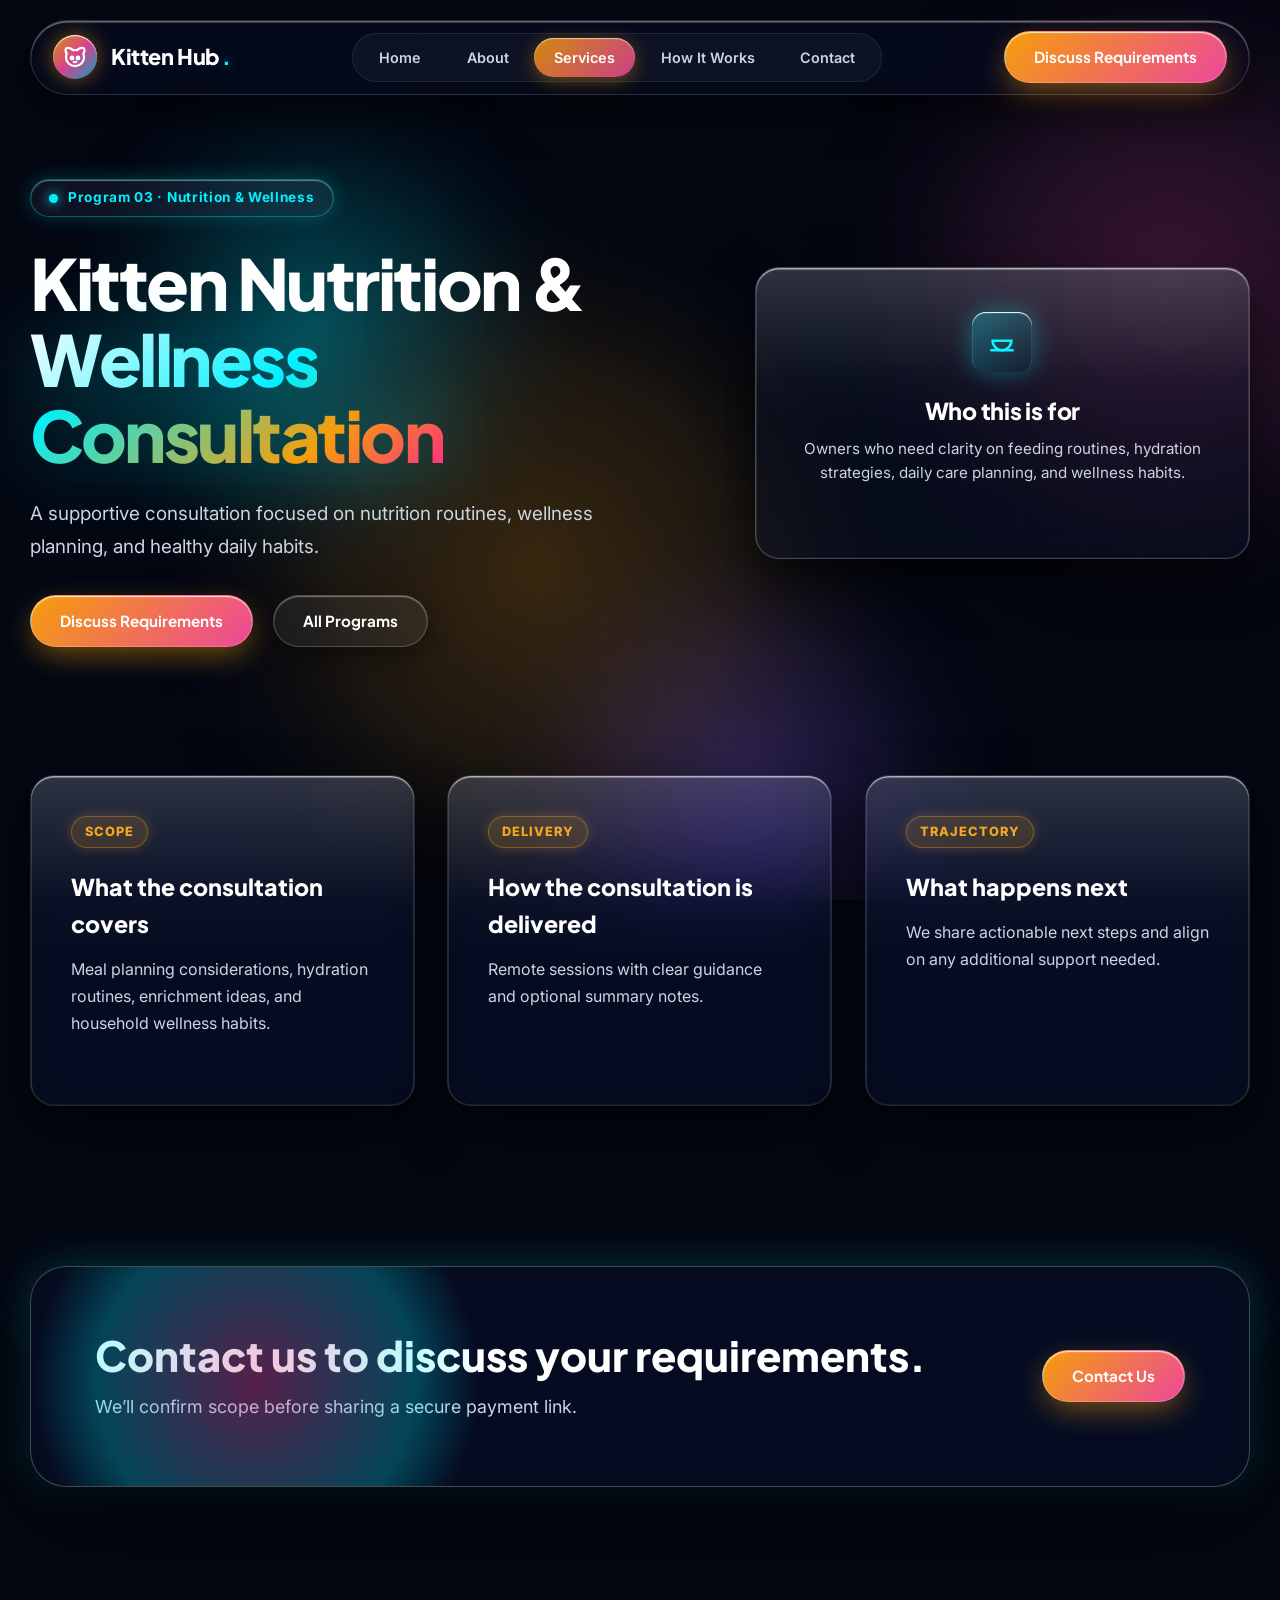
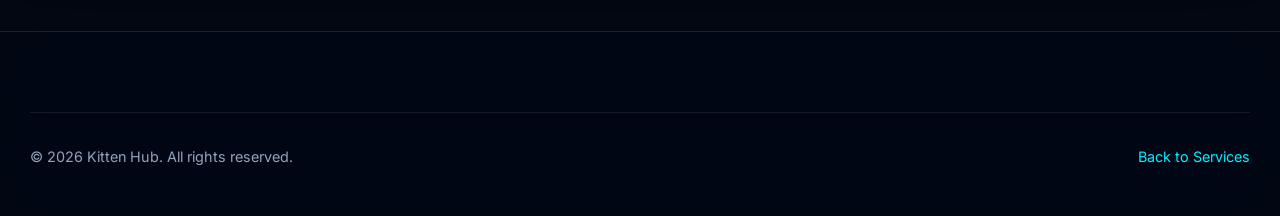
<file: kitten-nutrition-wellness.html>
<!DOCTYPE html>
<html lang="en">
<head>
  <meta charset="UTF-8">
  <meta name="viewport" content="width=device-width, initial-scale=1.0">
  <title>Kitten Nutrition &amp; Wellness Consultation | Kitten Hub</title>
  <meta name="description" content="Remote consultation focused on kitten nutrition routines, wellness habits, and daily care planning.">
  
  <link rel="preconnect" href="https://fonts.googleapis.com">
  <link rel="preconnect" href="https://fonts.gstatic.com" crossorigin>
  <link href="https://fonts.googleapis.com/css2?family=Plus+Jakarta+Sans:wght@500;600;700;800&family=Inter:wght@400;500;600&display=swap" rel="stylesheet">
  <link rel="stylesheet" href="assets/css/modern.css">
</head>
<body>
  <canvas id="liquid-canvas"></canvas>
  <div class="glass-grid-overlay" aria-hidden="true"></div>

  <header>
    <div class="nav-glass-capsule">
      <a class="brand" href="index.html" aria-label="Kitten Hub Home">
        <div class="brand-cat-prism">
          <svg width="24" height="24" viewBox="0 0 24 24" fill="none" stroke="currentColor" stroke-width="2.2">
            <path d="M12 5c.67 0 1.35.09 2 .26 1.78-2 5.03-2.84 6.42-2.26 1.4.58 1.42 3.82-.16 5.76.47 1.06.74 2.21.74 3.42 0 4.97-4.03 9-9 9s-9-4.03-9-9c0-1.21.27-2.36.74-3.42C2.16 6.82 2.18 3.58 3.58 3c1.4-.58 4.65.26 6.42 2.26.65-.17 1.33-.26 2-.26z"/>
            <circle cx="9" cy="13" r="1.3" fill="currentColor"/>
            <circle cx="15" cy="13" r="1.3" fill="currentColor"/>
            <path d="M10 16.5c1 .6 3 .6 4 0"/>
          </svg>
        </div>
        <span class="brand-title">Kitten Hub<span class="brand-glow-dot">.</span></span>
      </a>

      <nav class="nav-menu">
        <a class="nav-link" href="index.html">Home</a>
        <a class="nav-link" href="about.html">About</a>
        <a class="nav-link active" href="services.html">Services</a>
        <a class="nav-link" href="how-it-works.html">How It Works</a>
        <a class="nav-link" href="contact.html">Contact</a>
      </nav>

      <div class="nav-cta-wrap">
        <a class="btn-sexy-liquid btn-sexy-primary" href="contact.html">Discuss Requirements</a>
      </div>

      <button class="menu-toggle" data-menu-toggle aria-label="Open mobile navigation">
        <span></span><span></span><span></span>
      </button>
    </div>

    <!-- Mobile Drawer -->
    <div id="mobile-nav" class="mobile-nav-panel">
      <a class="nav-link" href="index.html">Home</a>
      <a class="nav-link" href="about.html">About</a>
      <a class="nav-link active" href="services.html">Services</a>
      <a class="nav-link" href="how-it-works.html">How It Works</a>
      <a class="nav-link" href="contact.html">Contact</a>
      <a class="btn-sexy-liquid btn-sexy-primary" href="contact.html" style="margin-top: 0.5rem;">Discuss Requirements</a>
    </div>
  </header>

  <main>
    <section class="hero-stage" style="padding-bottom: 2rem;">
      <div class="container hero-dual-grid">
        <div class="hero-content-col">
          <div class="hero-neon-pill reveal-fade">
            <span class="pulse-core"></span>
            <span>Program 03 · Nutrition &amp; Wellness</span>
          </div>

          <h1 class="hero-super-title reveal-fade">
            Kitten Nutrition &amp; <span class="prismatic-text-glow">Wellness Consultation</span>
          </h1>

          <p class="hero-subtitle reveal-fade">
            A supportive consultation focused on nutrition routines, wellness planning, and healthy daily habits.
          </p>

          <div class="hero-btn-row reveal-fade">
            <a class="btn-sexy-liquid btn-sexy-primary" href="contact.html">Discuss Requirements</a>
            <a class="btn-sexy-liquid btn-sexy-glass" href="services.html">All Programs</a>
          </div>
        </div>

        <div class="hologram-stage-wrapper reveal-fade">
          <div class="liquid-glass-slab hologram-console-glass" data-tilt>
            <div class="bento-cyber-icon" style="background: linear-gradient(135deg, rgba(0, 240, 255, 0.3) 0%, rgba(15, 23, 42, 0.8) 100%); color: var(--neon-cyan); margin-bottom: 1.25rem;">
              <svg width="28" height="28" viewBox="0 0 24 24" fill="none" stroke="currentColor" stroke-width="2.2"><path d="M4 11h16a8 8 0 0 1-16 0z"></path><line x1="2" y1="19" x2="22" y2="19"></line></svg>
            </div>
            <h3 class="console-heading">Who this is for</h3>
            <p class="console-desc">
              Owners who need clarity on feeding routines, hydration strategies, daily care planning, and wellness habits.
            </p>
          </div>
        </div>
      </div>
    </section>

    <section class="section">
      <div class="container">
        <div class="bento-prisms-grid">
          <div class="liquid-glass-slab bento-prism-card reveal-fade" data-tilt>
            <span class="service-id-badge" style="align-self: flex-start; margin-bottom: 1.25rem;">Scope</span>
            <h3>What the consultation covers</h3>
            <p>Meal planning considerations, hydration routines, enrichment ideas, and household wellness habits.</p>
          </div>

          <div class="liquid-glass-slab bento-prism-card reveal-fade" data-tilt>
            <span class="service-id-badge" style="align-self: flex-start; margin-bottom: 1.25rem;">Delivery</span>
            <h3>How the consultation is delivered</h3>
            <p>Remote sessions with clear guidance and optional summary notes.</p>
          </div>

          <div class="liquid-glass-slab bento-prism-card reveal-fade" data-tilt>
            <span class="service-id-badge" style="align-self: flex-start; margin-bottom: 1.25rem;">Trajectory</span>
            <h3>What happens next</h3>
            <p>We share actionable next steps and align on any additional support needed.</p>
          </div>
        </div>
      </div>
    </section>

    <section class="cta-universe-wrap">
      <div class="container">
        <div class="liquid-glass-slab cta-universe-glass reveal-fade">
          <div class="cta-universe-content">
            <h2>Contact us to discuss your requirements.</h2>
            <p>We’ll confirm scope before sharing a secure payment link.</p>
          </div>
          <a class="btn-sexy-liquid btn-sexy-primary" href="contact.html">
            <span>Contact Us</span>
          </a>
        </div>
      </div>
    </section>
  </main>

  <footer>
    <div class="container">
      <div class="footer-end-strip">
        <div>© 2026 Kitten Hub. All rights reserved.</div>
        <div><a href="services.html" style="color: var(--neon-cyan);">Back to Services</a></div>
      </div>
    </div>
  </footer>

  <script src="assets/js/modern.js"></script>
</body>
</html>
</file>
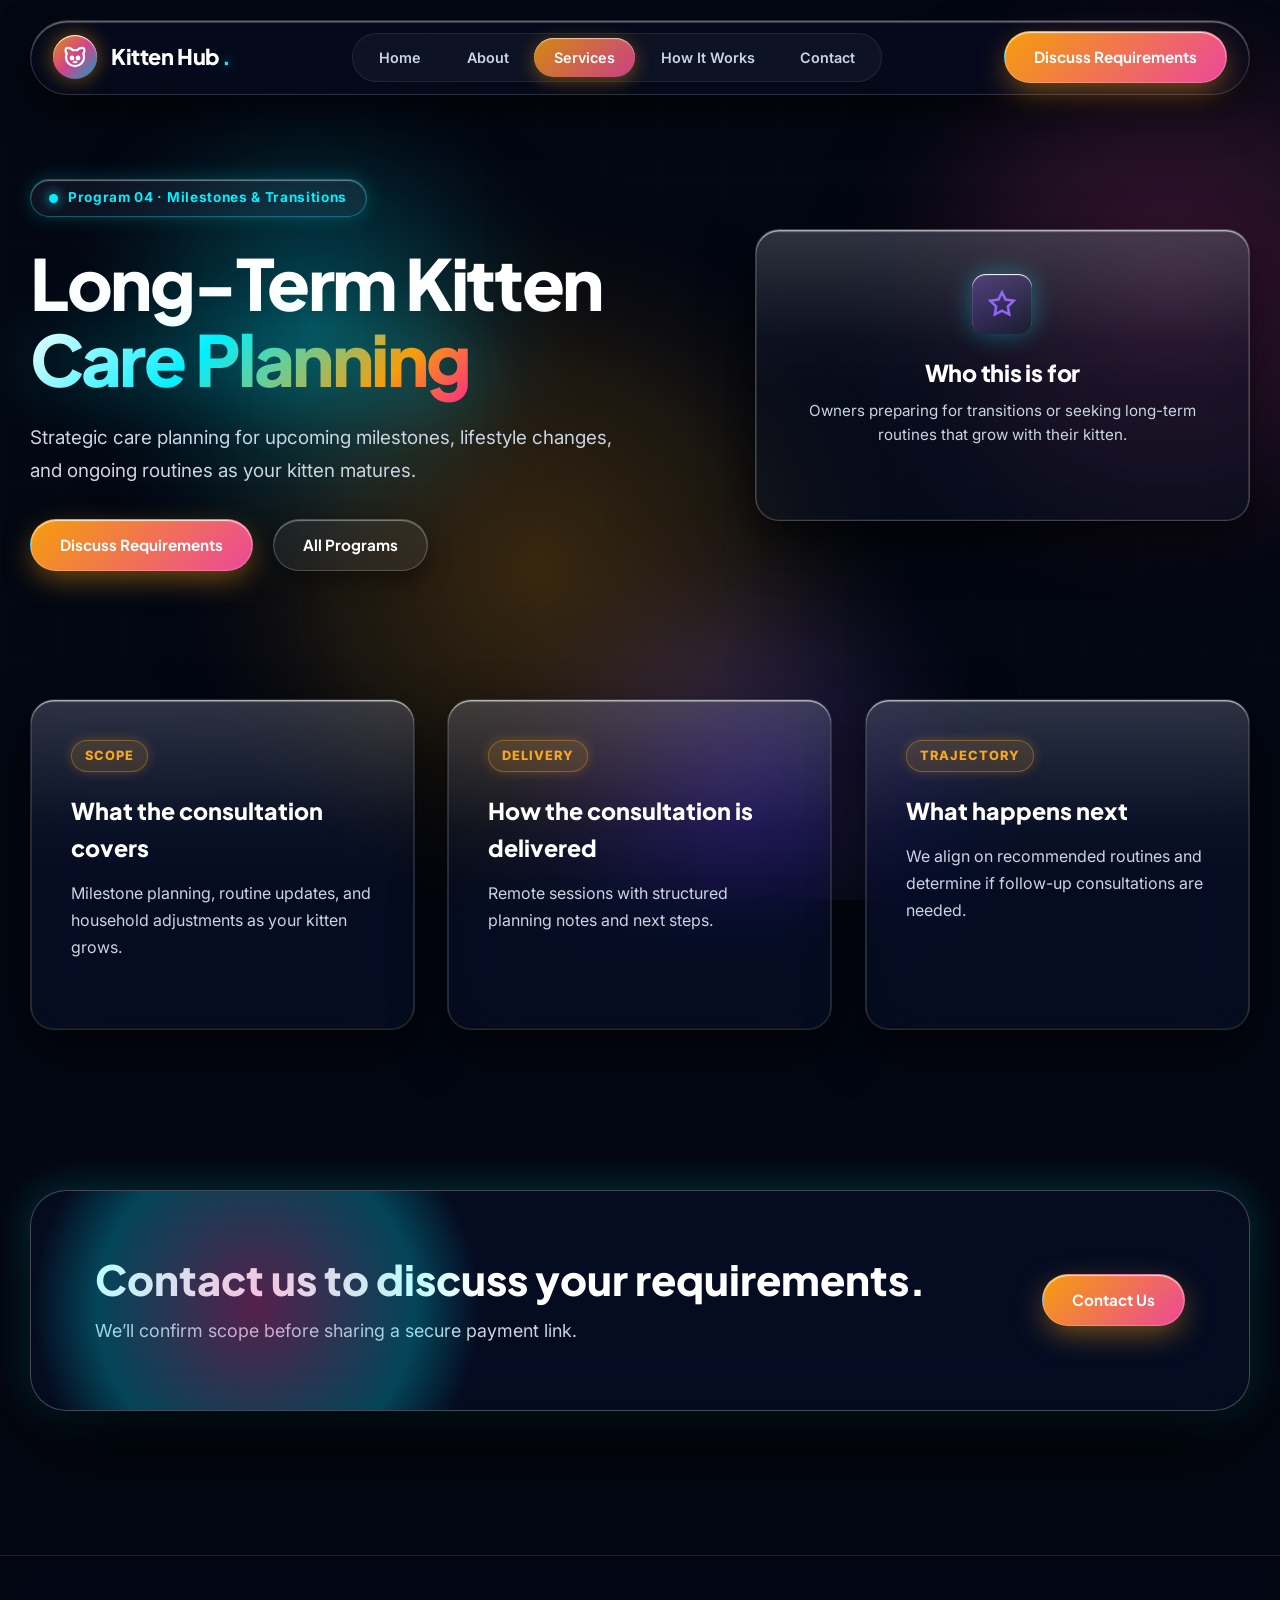
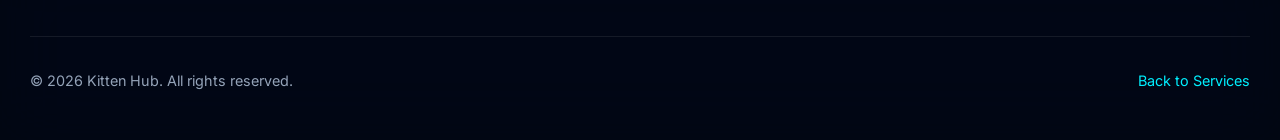
<file: long-term-kitten-care.html>
<!DOCTYPE html>
<html lang="en">
<head>
  <meta charset="UTF-8">
  <meta name="viewport" content="width=device-width, initial-scale=1.0">
  <title>Long-Term Kitten Care Planning | Kitten Hub</title>
  <meta name="description" content="Long-term kitten care planning consultation. Structured guidance for growth milestones and ongoing routines.">
  
  <link rel="preconnect" href="https://fonts.googleapis.com">
  <link rel="preconnect" href="https://fonts.gstatic.com" crossorigin>
  <link href="https://fonts.googleapis.com/css2?family=Plus+Jakarta+Sans:wght@500;600;700;800&family=Inter:wght@400;500;600&display=swap" rel="stylesheet">
  <link rel="stylesheet" href="assets/css/modern.css">
</head>
<body>
  <canvas id="liquid-canvas"></canvas>
  <div class="glass-grid-overlay" aria-hidden="true"></div>

  <header>
    <div class="nav-glass-capsule">
      <a class="brand" href="index.html" aria-label="Kitten Hub Home">
        <div class="brand-cat-prism">
          <svg width="24" height="24" viewBox="0 0 24 24" fill="none" stroke="currentColor" stroke-width="2.2">
            <path d="M12 5c.67 0 1.35.09 2 .26 1.78-2 5.03-2.84 6.42-2.26 1.4.58 1.42 3.82-.16 5.76.47 1.06.74 2.21.74 3.42 0 4.97-4.03 9-9 9s-9-4.03-9-9c0-1.21.27-2.36.74-3.42C2.16 6.82 2.18 3.58 3.58 3c1.4-.58 4.65.26 6.42 2.26.65-.17 1.33-.26 2-.26z"/>
            <circle cx="9" cy="13" r="1.3" fill="currentColor"/>
            <circle cx="15" cy="13" r="1.3" fill="currentColor"/>
            <path d="M10 16.5c1 .6 3 .6 4 0"/>
          </svg>
        </div>
        <span class="brand-title">Kitten Hub<span class="brand-glow-dot">.</span></span>
      </a>

      <nav class="nav-menu">
        <a class="nav-link" href="index.html">Home</a>
        <a class="nav-link" href="about.html">About</a>
        <a class="nav-link active" href="services.html">Services</a>
        <a class="nav-link" href="how-it-works.html">How It Works</a>
        <a class="nav-link" href="contact.html">Contact</a>
      </nav>

      <div class="nav-cta-wrap">
        <a class="btn-sexy-liquid btn-sexy-primary" href="contact.html">Discuss Requirements</a>
      </div>

      <button class="menu-toggle" data-menu-toggle aria-label="Open mobile navigation">
        <span></span><span></span><span></span>
      </button>
    </div>

    <!-- Mobile Drawer -->
    <div id="mobile-nav" class="mobile-nav-panel">
      <a class="nav-link" href="index.html">Home</a>
      <a class="nav-link" href="about.html">About</a>
      <a class="nav-link active" href="services.html">Services</a>
      <a class="nav-link" href="how-it-works.html">How It Works</a>
      <a class="nav-link" href="contact.html">Contact</a>
      <a class="btn-sexy-liquid btn-sexy-primary" href="contact.html" style="margin-top: 0.5rem;">Discuss Requirements</a>
    </div>
  </header>

  <main>
    <section class="hero-stage" style="padding-bottom: 2rem;">
      <div class="container hero-dual-grid">
        <div class="hero-content-col">
          <div class="hero-neon-pill reveal-fade">
            <span class="pulse-core"></span>
            <span>Program 04 · Milestones &amp; Transitions</span>
          </div>

          <h1 class="hero-super-title reveal-fade">
            Long-Term Kitten <span class="prismatic-text-glow">Care Planning</span>
          </h1>

          <p class="hero-subtitle reveal-fade">
            Strategic care planning for upcoming milestones, lifestyle changes, and ongoing routines as your kitten matures.
          </p>

          <div class="hero-btn-row reveal-fade">
            <a class="btn-sexy-liquid btn-sexy-primary" href="contact.html">Discuss Requirements</a>
            <a class="btn-sexy-liquid btn-sexy-glass" href="services.html">All Programs</a>
          </div>
        </div>

        <div class="hologram-stage-wrapper reveal-fade">
          <div class="liquid-glass-slab hologram-console-glass" data-tilt>
            <div class="bento-cyber-icon" style="background: linear-gradient(135deg, rgba(139, 92, 246, 0.35) 0%, rgba(15, 23, 42, 0.8) 100%); color: var(--neon-violet); margin-bottom: 1.25rem;">
              <svg width="28" height="28" viewBox="0 0 24 24" fill="none" stroke="currentColor" stroke-width="2.2"><polygon points="12 2 15.09 8.26 22 9.27 17 14.14 18.18 21.02 12 17.77 5.82 21.02 7 14.14 2 9.27 8.91 8.26 12 2"></polygon></svg>
            </div>
            <h3 class="console-heading">Who this is for</h3>
            <p class="console-desc">
              Owners preparing for transitions or seeking long-term routines that grow with their kitten.
            </p>
          </div>
        </div>
      </div>
    </section>

    <section class="section">
      <div class="container">
        <div class="bento-prisms-grid">
          <div class="liquid-glass-slab bento-prism-card reveal-fade" data-tilt>
            <span class="service-id-badge" style="align-self: flex-start; margin-bottom: 1.25rem;">Scope</span>
            <h3>What the consultation covers</h3>
            <p>Milestone planning, routine updates, and household adjustments as your kitten grows.</p>
          </div>

          <div class="liquid-glass-slab bento-prism-card reveal-fade" data-tilt>
            <span class="service-id-badge" style="align-self: flex-start; margin-bottom: 1.25rem;">Delivery</span>
            <h3>How the consultation is delivered</h3>
            <p>Remote sessions with structured planning notes and next steps.</p>
          </div>

          <div class="liquid-glass-slab bento-prism-card reveal-fade" data-tilt>
            <span class="service-id-badge" style="align-self: flex-start; margin-bottom: 1.25rem;">Trajectory</span>
            <h3>What happens next</h3>
            <p>We align on recommended routines and determine if follow-up consultations are needed.</p>
          </div>
        </div>
      </div>
    </section>

    <section class="cta-universe-wrap">
      <div class="container">
        <div class="liquid-glass-slab cta-universe-glass reveal-fade">
          <div class="cta-universe-content">
            <h2>Contact us to discuss your requirements.</h2>
            <p>We’ll confirm scope before sharing a secure payment link.</p>
          </div>
          <a class="btn-sexy-liquid btn-sexy-primary" href="contact.html">
            <span>Contact Us</span>
          </a>
        </div>
      </div>
    </section>
  </main>

  <footer>
    <div class="container">
      <div class="footer-end-strip">
        <div>© 2026 Kitten Hub. All rights reserved.</div>
        <div><a href="services.html" style="color: var(--neon-cyan);">Back to Services</a></div>
      </div>
    </div>
  </footer>

  <script src="assets/js/modern.js"></script>
</body>
</html>
</file>
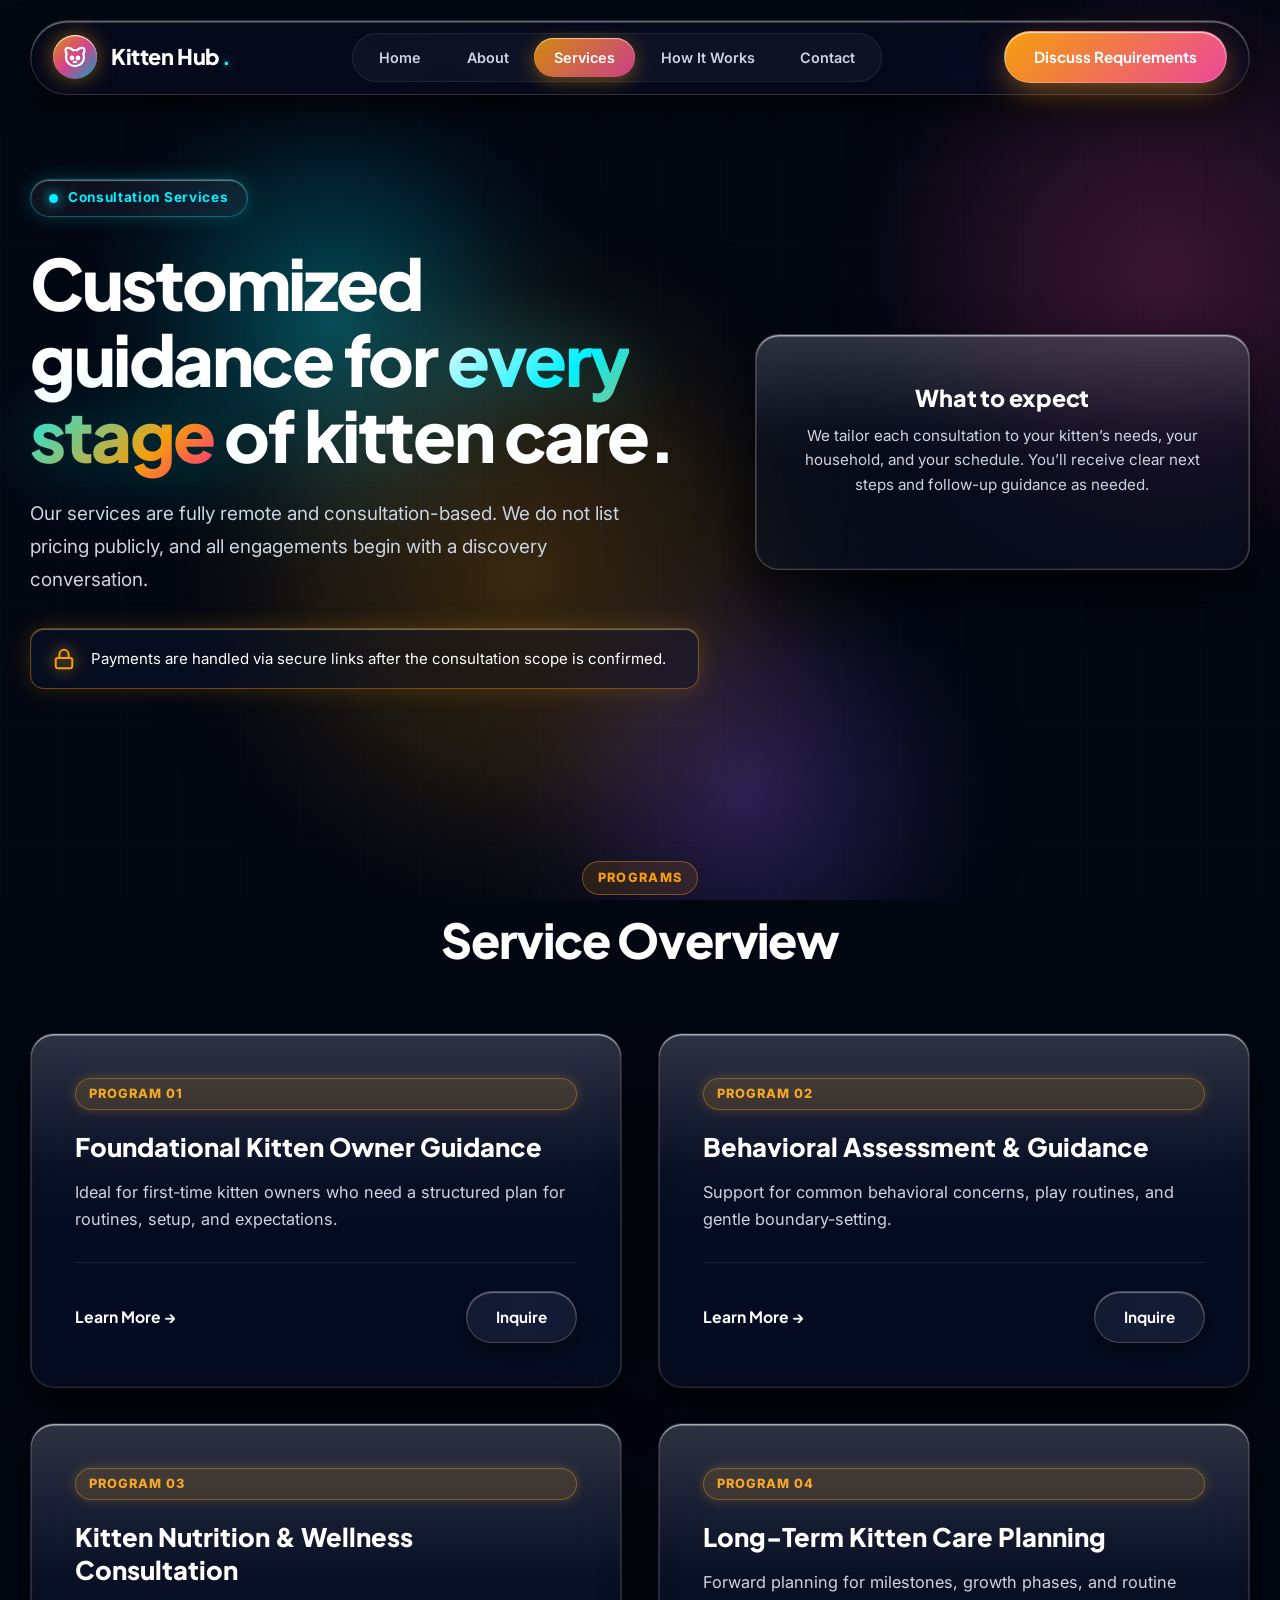
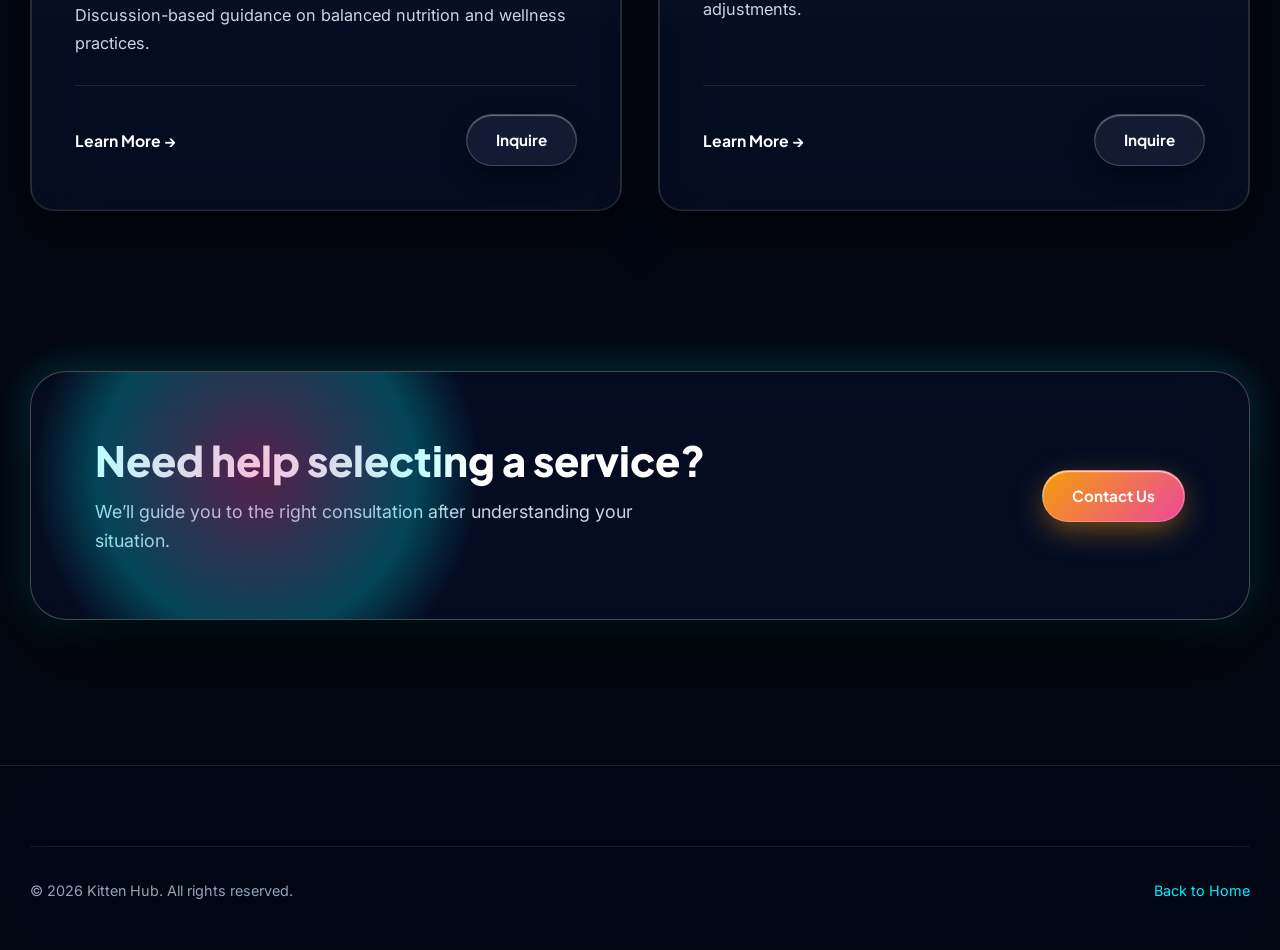
<file: services.html>
<!DOCTYPE html>
<html lang="en">
<head>
  <meta charset="UTF-8">
  <meta name="viewport" content="width=device-width, initial-scale=1.0">
  <title>Services | Kitten Hub</title>
  <meta name="description" content="Explore Kitten Hub's remote consultation services for kitten owners. Customized guidance, no pricing shown publicly.">
  
  <link rel="preconnect" href="https://fonts.googleapis.com">
  <link rel="preconnect" href="https://fonts.gstatic.com" crossorigin>
  <link href="https://fonts.googleapis.com/css2?family=Plus+Jakarta+Sans:wght@500;600;700;800&family=Inter:wght@400;500;600&display=swap" rel="stylesheet">
  <link rel="stylesheet" href="assets/css/modern.css">
</head>
<body>
  <canvas id="liquid-canvas"></canvas>
  <div class="glass-grid-overlay" aria-hidden="true"></div>

  <header>
    <div class="nav-glass-capsule">
      <a class="brand" href="index.html" aria-label="Kitten Hub Home">
        <div class="brand-cat-prism">
          <svg width="24" height="24" viewBox="0 0 24 24" fill="none" stroke="currentColor" stroke-width="2.2">
            <path d="M12 5c.67 0 1.35.09 2 .26 1.78-2 5.03-2.84 6.42-2.26 1.4.58 1.42 3.82-.16 5.76.47 1.06.74 2.21.74 3.42 0 4.97-4.03 9-9 9s-9-4.03-9-9c0-1.21.27-2.36.74-3.42C2.16 6.82 2.18 3.58 3.58 3c1.4-.58 4.65.26 6.42 2.26.65-.17 1.33-.26 2-.26z"/>
            <circle cx="9" cy="13" r="1.3" fill="currentColor"/>
            <circle cx="15" cy="13" r="1.3" fill="currentColor"/>
            <path d="M10 16.5c1 .6 3 .6 4 0"/>
          </svg>
        </div>
        <span class="brand-title">Kitten Hub<span class="brand-glow-dot">.</span></span>
      </a>

      <nav class="nav-menu">
        <a class="nav-link" href="index.html">Home</a>
        <a class="nav-link" href="about.html">About</a>
        <a class="nav-link active" href="services.html">Services</a>
        <a class="nav-link" href="how-it-works.html">How It Works</a>
        <a class="nav-link" href="contact.html">Contact</a>
      </nav>

      <div class="nav-cta-wrap">
        <a class="btn-sexy-liquid btn-sexy-primary" href="contact.html">Discuss Requirements</a>
      </div>

      <button class="menu-toggle" data-menu-toggle aria-label="Open mobile navigation">
        <span></span><span></span><span></span>
      </button>
    </div>

    <!-- Mobile Drawer -->
    <div id="mobile-nav" class="mobile-nav-panel">
      <a class="nav-link" href="index.html">Home</a>
      <a class="nav-link" href="about.html">About</a>
      <a class="nav-link active" href="services.html">Services</a>
      <a class="nav-link" href="how-it-works.html">How It Works</a>
      <a class="nav-link" href="contact.html">Contact</a>
      <a class="btn-sexy-liquid btn-sexy-primary" href="contact.html" style="margin-top: 0.5rem;">Discuss Requirements</a>
    </div>
  </header>

  <main>
    <section class="hero-stage" style="padding-bottom: 2.5rem;">
      <div class="container hero-dual-grid">
        <div class="hero-content-col">
          <div class="hero-neon-pill reveal-fade">
            <span class="pulse-core"></span>
            <span>Consultation Services</span>
          </div>

          <h1 class="hero-super-title reveal-fade">
            Customized guidance for <span class="prismatic-text-glow">every stage</span> of kitten care.
          </h1>

          <p class="hero-subtitle reveal-fade">
            Our services are fully remote and consultation-based. We do not list pricing publicly, and all engagements begin with a discovery conversation.
          </p>

          <div class="hologram-policy-capsule reveal-fade">
            <svg width="22" height="22" viewBox="0 0 24 24" fill="none" stroke="currentColor" stroke-width="2.2"><rect x="3" y="11" width="18" height="11" rx="2" ry="2"></rect><path d="M7 11V7a5 5 0 0 1 10 0v4"></path></svg>
            <div>Payments are handled via secure links after the consultation scope is confirmed.</div>
          </div>
        </div>

        <div class="hologram-stage-wrapper reveal-fade">
          <div class="liquid-glass-slab hologram-console-glass" data-tilt>
            <h3 class="console-heading">What to expect</h3>
            <p class="console-desc">
              We tailor each consultation to your kitten’s needs, your household, and your schedule. You’ll receive clear next steps and follow-up guidance as needed.
            </p>
          </div>
        </div>
      </div>
    </section>

    <section class="section">
      <div class="container">
        <div class="section-title-wrap reveal-fade">
          <span class="section-tag">Programs</span>
          <h2 class="section-main-heading">Service Overview</h2>
        </div>

        <div class="services-quad-grid">
          <div class="liquid-glass-slab service-monolith reveal-fade" data-tilt>
            <span class="service-id-badge">Program 01</span>
            <h3 style="margin-top: 1.25rem;">Foundational Kitten Owner Guidance</h3>
            <p>Ideal for first-time kitten owners who need a structured plan for routines, setup, and expectations.</p>
            <div class="service-monolith-foot">
              <a class="service-learn-link" href="foundational-kitten-owner-guidance.html">Learn More →</a>
              <a class="btn-sexy-liquid btn-sexy-glass" href="contact.html">Inquire</a>
            </div>
          </div>

          <div class="liquid-glass-slab service-monolith reveal-fade" data-tilt>
            <span class="service-id-badge">Program 02</span>
            <h3 style="margin-top: 1.25rem;">Behavioral Assessment &amp; Guidance</h3>
            <p>Support for common behavioral concerns, play routines, and gentle boundary-setting.</p>
            <div class="service-monolith-foot">
              <a class="service-learn-link" href="behavioral-assessment-guidance.html">Learn More →</a>
              <a class="btn-sexy-liquid btn-sexy-glass" href="contact.html">Inquire</a>
            </div>
          </div>

          <div class="liquid-glass-slab service-monolith reveal-fade" data-tilt>
            <span class="service-id-badge">Program 03</span>
            <h3 style="margin-top: 1.25rem;">Kitten Nutrition &amp; Wellness Consultation</h3>
            <p>Discussion-based guidance on balanced nutrition and wellness practices.</p>
            <div class="service-monolith-foot">
              <a class="service-learn-link" href="kitten-nutrition-wellness.html">Learn More →</a>
              <a class="btn-sexy-liquid btn-sexy-glass" href="contact.html">Inquire</a>
            </div>
          </div>

          <div class="liquid-glass-slab service-monolith reveal-fade" data-tilt>
            <span class="service-id-badge">Program 04</span>
            <h3 style="margin-top: 1.25rem;">Long-Term Kitten Care Planning</h3>
            <p>Forward planning for milestones, growth phases, and routine adjustments.</p>
            <div class="service-monolith-foot">
              <a class="service-learn-link" href="long-term-kitten-care.html">Learn More →</a>
              <a class="btn-sexy-liquid btn-sexy-glass" href="contact.html">Inquire</a>
            </div>
          </div>
        </div>
      </div>
    </section>

    <section class="cta-universe-wrap">
      <div class="container">
        <div class="liquid-glass-slab cta-universe-glass reveal-fade">
          <div class="cta-universe-content">
            <h2>Need help selecting a service?</h2>
            <p>We’ll guide you to the right consultation after understanding your situation.</p>
          </div>
          <a class="btn-sexy-liquid btn-sexy-primary" href="contact.html">
            <span>Contact Us</span>
          </a>
        </div>
      </div>
    </section>
  </main>

  <footer>
    <div class="container">
      <div class="footer-end-strip">
        <div>© 2026 Kitten Hub. All rights reserved.</div>
        <div><a href="index.html" style="color: var(--neon-cyan);">Back to Home</a></div>
      </div>
    </div>
  </footer>

  <script src="assets/js/modern.js"></script>
</body>
</html>
</file>
<file: assets/css/modern.css>
/* ==========================================================================
   KITTEN HUB "TRANSPARENT LIQUID GLASS" MASTERPIECE ENGINE (VisionOS & Cyber-Luxe)
   - Ultra-transparent refractive glass panels
   - Chromatic iridescent border glows & specular glare
   - Moving liquid aurora canvas background
   - 60-120fps hardware acceleration
   ========================================================================== */

:root {
  /* Color Canvas */
  --bg-deep: #030712;
  --bg-glass-card: rgba(15, 23, 42, 0.38);
  --bg-glass-card-hover: rgba(30, 41, 59, 0.52);
  --bg-glass-input: rgba(15, 23, 42, 0.45);
  
  /* Liquid Glass Refraction & Borders */
  --glass-blur: blur(32px) saturate(210%);
  --border-glass: rgba(255, 255, 255, 0.12);
  --border-glass-bright: rgba(255, 255, 255, 0.35);
  --border-prismatic: linear-gradient(135deg, rgba(255, 255, 255, 0.5), rgba(6, 182, 212, 0.5), rgba(245, 158, 11, 0.5), rgba(236, 72, 153, 0.5));
  
  /* Luminous Accents */
  --neon-amber: #f59e0b;
  --neon-amber-glow: rgba(245, 158, 11, 0.45);
  --neon-cyan: #00f0ff;
  --neon-cyan-glow: rgba(0, 240, 255, 0.45);
  --neon-pink: #ff2a85;
  --neon-violet: #8b5cf6;

  /* Typography */
  --text-pure: #ffffff;
  --text-dim: #cbd5e1;
  --text-muted: #94a3b8;

  /* Shadows & Specular Glares */
  --liquid-shadow: 0 20px 50px rgba(0, 0, 0, 0.65), 0 0 0 1px rgba(255, 255, 255, 0.08) inset;
  --liquid-shadow-hover: 0 28px 70px rgba(0, 0, 0, 0.8), 0 0 35px var(--neon-cyan-glow), 0 0 0 1px rgba(255, 255, 255, 0.25) inset;
  --specular-top: inset 0 1.5px 1px 0 rgba(255, 255, 255, 0.6);
  --specular-bottom: inset 0 -1px 1px 0 rgba(0, 0, 0, 0.5);

  --radius-sm: 14px;
  --radius-md: 24px;
  --radius-lg: 36px;
  --radius-full: 9999px;

  --font-heading: 'Plus Jakarta Sans', system-ui, -apple-system, sans-serif;
  --font-body: 'Inter', system-ui, -apple-system, sans-serif;
  --spring: 350ms cubic-bezier(0.16, 1, 0.3, 1);
}

/* ==========================================================================
   Reset & Canvas Core
   ========================================================================== */
*, *::before, *::after {
  box-sizing: border-box;
  margin: 0;
  padding: 0;
}

html {
  scroll-behavior: smooth;
  font-size: 16px;
  background-color: var(--bg-deep);
  color: var(--text-pure);
  -webkit-font-smoothing: antialiased;
}

body {
  font-family: var(--font-body);
  background-color: var(--bg-deep);
  color: var(--text-pure);
  line-height: 1.6;
  overflow-x: hidden;
  position: relative;
  min-height: 100vh;
}

/* Interactive Liquid Aurora Canvas in Background */
#liquid-canvas {
  position: fixed;
  inset: 0;
  width: 100%;
  height: 100%;
  pointer-events: none;
  z-index: 0;
  opacity: 0.85;
}

/* Cosmic Grid Overlay for High-Tech Glass Depth */
.glass-grid-overlay {
  position: fixed;
  inset: 0;
  pointer-events: none;
  z-index: 0;
  background-image: 
    linear-gradient(rgba(255, 255, 255, 0.02) 1px, transparent 1px),
    linear-gradient(90deg, rgba(255, 255, 255, 0.02) 1px, transparent 1px);
  background-size: 60px 60px;
  opacity: 0.6;
}

.container {
  width: min(100% - 3rem, 1220px);
  margin-inline: auto;
  position: relative;
  z-index: 1;
}

a {
  color: inherit;
  text-decoration: none;
}

img, svg {
  display: block;
  max-width: 100%;
}

/* ==========================================================================
   THE "LIQUID GLASS" MATERIAL (True Transparency & Specular Highlight)
   ========================================================================== */
.liquid-glass-slab {
  background: var(--bg-glass-card);
  backdrop-filter: var(--glass-blur);
  -webkit-backdrop-filter: var(--glass-blur);
  border: 1px solid var(--border-glass);
  border-radius: var(--radius-md);
  box-shadow: var(--liquid-shadow), var(--specular-top), var(--specular-bottom);
  position: relative;
  overflow: hidden;
  transition: transform var(--spring), box-shadow var(--spring), border-color var(--spring), background var(--spring);
  will-change: transform, box-shadow;
}

/* Moving Specular Glare Reflection on Hover */
.liquid-glass-slab::before {
  content: '';
  position: absolute;
  top: 0;
  left: 0;
  right: 0;
  height: 55%;
  background: linear-gradient(180deg, rgba(255, 255, 255, 0.16) 0%, rgba(255, 255, 255, 0.02) 70%, transparent 100%);
  pointer-events: none;
  border-top-left-radius: inherit;
  border-top-right-radius: inherit;
}

/* Dynamic Radial Mouse Light Spotlight inside Glass */
.liquid-glass-slab::after {
  content: '';
  position: absolute;
  inset: 0;
  background: radial-gradient(400px circle at var(--mouse-x, 50%) var(--mouse-y, 50%), rgba(255, 255, 255, 0.09), transparent 60%);
  pointer-events: none;
  opacity: 0;
  transition: opacity 300ms ease;
}

.liquid-glass-slab:hover::after {
  opacity: 1;
}

.liquid-glass-slab:hover {
  background: var(--bg-glass-card-hover);
  border-color: rgba(255, 255, 255, 0.32);
  box-shadow: var(--liquid-shadow-hover), var(--specular-top);
  transform: translateY(-5px);
}

/* ==========================================================================
   Floating Liquid Navigation Capsule
   ========================================================================== */
header {
  position: sticky;
  top: 1.25rem;
  z-index: 1000;
  margin-inline: auto;
  width: min(100% - 2rem, 1220px);
}

.nav-glass-capsule {
  background: rgba(10, 15, 30, 0.45);
  backdrop-filter: var(--glass-blur);
  -webkit-backdrop-filter: var(--glass-blur);
  border: 1px solid rgba(255, 255, 255, 0.16);
  border-radius: var(--radius-full);
  box-shadow: 0 16px 40px rgba(0, 0, 0, 0.6), inset 0 1.5px 1px rgba(255, 255, 255, 0.4);
  padding: 0.65rem 1.4rem;
  display: flex;
  align-items: center;
  justify-content: space-between;
  transition: border-color var(--spring), box-shadow var(--spring);
}

.nav-glass-capsule:hover {
  border-color: rgba(0, 240, 255, 0.45);
  box-shadow: 0 20px 50px rgba(0, 0, 0, 0.7), 0 0 25px rgba(0, 240, 255, 0.2), inset 0 1.5px 1px rgba(255, 255, 255, 0.6);
}

/* Cyber-Luxe Feline Logo */
.brand {
  display: flex;
  align-items: center;
  gap: 0.85rem;
  font-family: var(--font-heading);
  font-weight: 800;
  font-size: 1.35rem;
  letter-spacing: -0.02em;
  color: #ffffff;
}

.brand-cat-prism {
  width: 44px;
  height: 44px;
  border-radius: 50%;
  background: linear-gradient(135deg, rgba(245, 158, 11, 0.9) 0%, rgba(236, 72, 153, 0.9) 50%, rgba(6, 182, 212, 0.9) 100%);
  display: grid;
  place-items: center;
  color: #fff;
  box-shadow: 0 0 20px rgba(245, 158, 11, 0.5), inset 0 1px 1px #fff;
  transition: transform 400ms cubic-bezier(0.34, 1.56, 0.64, 1);
}

.brand:hover .brand-cat-prism {
  transform: rotate(-15deg) scale(1.15);
  box-shadow: 0 0 30px rgba(0, 240, 255, 0.7), inset 0 1px 2px #fff;
}

.brand-title {
  display: flex;
  align-items: baseline;
  gap: 2px;
}

.brand-glow-dot {
  color: var(--neon-cyan);
  text-shadow: 0 0 12px var(--neon-cyan);
}

/* Nav Menu */
.nav-menu {
  display: flex;
  align-items: center;
  list-style: none;
  gap: 0.35rem;
  background: rgba(255, 255, 255, 0.04);
  padding: 0.25rem 0.35rem;
  border-radius: var(--radius-full);
  border: 1px solid rgba(255, 255, 255, 0.08);
}

.nav-link {
  font-size: 0.9rem;
  font-weight: 600;
  color: var(--text-dim);
  padding: 0.5rem 1.25rem;
  border-radius: var(--radius-full);
  transition: all var(--spring);
}

.nav-link:hover {
  color: #fff;
  background: rgba(255, 255, 255, 0.1);
  text-shadow: 0 0 10px rgba(255, 255, 255, 0.6);
}

.nav-link.active {
  color: #fff;
  background: linear-gradient(135deg, rgba(245, 158, 11, 0.85) 0%, rgba(236, 72, 153, 0.85) 100%);
  box-shadow: 0 4px 18px rgba(245, 158, 11, 0.4), inset 0 1px 1px rgba(255, 255, 255, 0.6);
}

/* Sexy Liquid Buttons */
.btn-sexy-liquid {
  display: inline-flex;
  align-items: center;
  justify-content: center;
  gap: 0.6rem;
  font-family: var(--font-heading);
  font-size: 0.95rem;
  font-weight: 700;
  padding: 0.8rem 1.8rem;
  border-radius: var(--radius-full);
  cursor: pointer;
  border: 1px solid rgba(255, 255, 255, 0.2);
  transition: all 350ms cubic-bezier(0.34, 1.56, 0.64, 1);
  position: relative;
  overflow: hidden;
  text-decoration: none;
  will-change: transform;
}

.btn-sexy-primary {
  background: linear-gradient(135deg, #f59e0b 0%, #ec4899 50%, #00f0ff 100%);
  background-size: 200% 200%;
  color: #ffffff;
  box-shadow: 0 10px 30px -4px rgba(245, 158, 11, 0.5), inset 0 1px 1px rgba(255, 255, 255, 0.8);
  animation: gradientShift 6s ease infinite;
}

@keyframes gradientShift {
  0% { background-position: 0% 50%; }
  50% { background-position: 100% 50%; }
  100% { background-position: 0% 50%; }
}

.btn-sexy-primary:hover {
  transform: translateY(-3px) scale(1.04);
  box-shadow: 0 16px 40px -4px rgba(0, 240, 255, 0.6), 0 0 30px rgba(236, 72, 153, 0.5), inset 0 1px 2px #fff;
}

.btn-sexy-glass {
  background: rgba(255, 255, 255, 0.06);
  backdrop-filter: var(--glass-blur);
  -webkit-backdrop-filter: var(--glass-blur);
  color: #ffffff;
  border: 1px solid rgba(255, 255, 255, 0.2);
  box-shadow: 0 10px 25px rgba(0, 0, 0, 0.4), inset 0 1px 1px rgba(255, 255, 255, 0.4);
}

.btn-sexy-glass:hover {
  transform: translateY(-3px);
  background: rgba(255, 255, 255, 0.12);
  border-color: var(--neon-cyan);
  box-shadow: 0 14px 35px rgba(0, 0, 0, 0.6), 0 0 25px var(--neon-cyan-glow), inset 0 1px 1px #fff;
  color: var(--neon-cyan);
}

/* Mobile Toggle */
.menu-toggle {
  display: none;
  background: none;
  border: none;
  cursor: pointer;
  width: 40px;
  height: 40px;
  border-radius: 50%;
  align-items: center;
  justify-content: center;
  flex-direction: column;
  gap: 5px;
}

.menu-toggle span {
  width: 22px;
  height: 2px;
  background: #ffffff;
  border-radius: 2px;
  box-shadow: 0 0 8px rgba(255, 255, 255, 0.5);
}

.mobile-nav-panel {
  display: none;
  position: fixed;
  top: 5.5rem;
  left: 1rem;
  right: 1rem;
  background: rgba(10, 15, 30, 0.85);
  backdrop-filter: var(--glass-blur);
  -webkit-backdrop-filter: var(--glass-blur);
  border: 1px solid rgba(255, 255, 255, 0.2);
  border-radius: var(--radius-lg);
  box-shadow: var(--liquid-shadow-hover);
  padding: 1.5rem;
  z-index: 999;
  flex-direction: column;
  gap: 1rem;
}

.mobile-nav-panel.open {
  display: flex;
}

/* ==========================================================================
   HERO: Masterpiece Holographic Experience
   ========================================================================== */
.hero-stage {
  padding: 6.5rem 0 4.5rem;
  position: relative;
}

.hero-dual-grid {
  display: grid;
  grid-template-columns: 1.15fr 0.85fr;
  gap: 3.5rem;
  align-items: center;
}

.hero-neon-pill {
  display: inline-flex;
  align-items: center;
  gap: 0.6rem;
  padding: 0.45rem 1.15rem;
  border-radius: var(--radius-full);
  background: rgba(255, 255, 255, 0.05);
  border: 1px solid rgba(0, 240, 255, 0.35);
  box-shadow: 0 0 20px rgba(0, 240, 255, 0.2), inset 0 1px 1px rgba(255, 255, 255, 0.4);
  font-size: 0.85rem;
  font-weight: 700;
  letter-spacing: 0.05em;
  color: var(--neon-cyan);
  margin-bottom: 1.75rem;
  backdrop-filter: var(--glass-blur);
}

.pulse-core {
  width: 9px;
  height: 9px;
  border-radius: 50%;
  background: var(--neon-cyan);
  box-shadow: 0 0 12px var(--neon-cyan);
  animation: corePulse 1.8s infinite;
}

@keyframes corePulse {
  0% { transform: scale(0.9); box-shadow: 0 0 0 0 rgba(0, 240, 255, 0.8); }
  70% { transform: scale(1.2); box-shadow: 0 0 0 10px rgba(0, 240, 255, 0); }
  100% { transform: scale(0.9); box-shadow: 0 0 0 0 rgba(0, 240, 255, 0); }
}

.hero-super-title {
  font-family: var(--font-heading);
  font-size: clamp(2.8rem, 5.5vw, 4.4rem);
  font-weight: 800;
  line-height: 1.08;
  letter-spacing: -0.035em;
  margin-bottom: 1.5rem;
  color: #ffffff;
}

.prismatic-text-glow {
  background: linear-gradient(135deg, #ffffff 0%, #00f0ff 40%, #f59e0b 80%, #ff2a85 100%);
  -webkit-background-clip: text;
  -webkit-text-fill-color: transparent;
  background-clip: text;
  filter: drop-shadow(0 0 35px rgba(0, 240, 255, 0.35));
}

.hero-subtitle {
  font-size: 1.18rem;
  color: var(--text-dim);
  line-height: 1.75;
  margin-bottom: 2rem;
  max-width: 600px;
}

/* Glass Policy Hologram Capsule */
.hologram-policy-capsule {
  display: flex;
  align-items: center;
  gap: 1rem;
  padding: 1.1rem 1.4rem;
  border-radius: var(--radius-sm);
  background: rgba(15, 23, 42, 0.45);
  backdrop-filter: var(--glass-blur);
  -webkit-backdrop-filter: var(--glass-blur);
  border: 1px solid rgba(245, 158, 11, 0.4);
  box-shadow: 0 0 25px rgba(245, 158, 11, 0.2), inset 0 1px 1px rgba(255, 255, 255, 0.35);
  margin-bottom: 2.25rem;
  font-size: 0.94rem;
  color: #ffffff;
}

.hologram-policy-capsule svg {
  color: var(--neon-amber);
  filter: drop-shadow(0 0 8px var(--neon-amber));
  flex-shrink: 0;
}

.hero-btn-row {
  display: flex;
  gap: 1.25rem;
  flex-wrap: wrap;
}

/* ==========================================================================
   HOLOGRAPHIC CAT MASCOT CONSOLE ("NEO-MOCHI")
   ========================================================================== */
.hologram-stage-wrapper {
  perspective: 1200px;
}

.hologram-console-glass {
  padding: 2.75rem 2.25rem;
  text-align: center;
  display: flex;
  flex-direction: column;
  align-items: center;
  position: relative;
  border: 1px solid rgba(255, 255, 255, 0.22);
}

/* Top Holographic Laser Halo */
.hologram-laser-halo {
  position: absolute;
  top: -40px;
  width: 180px;
  height: 40px;
  background: radial-gradient(ellipse at center, rgba(0, 240, 255, 0.6) 0%, transparent 70%);
  filter: blur(15px);
  pointer-events: none;
}

/* Hearts Spawner */
.purr-particle-dock {
  position: absolute;
  inset: 0;
  pointer-events: none;
  overflow: hidden;
  z-index: 20;
}

.purr-beam-sparkle {
  position: absolute;
  font-size: 1.5rem;
  user-select: none;
  animation: sparkleRise 1.8s forwards cubic-bezier(0.16, 1, 0.3, 1);
  filter: drop-shadow(0 0 10px rgba(0, 240, 255, 0.8));
}

@keyframes sparkleRise {
  0% { transform: translateY(0) scale(0.6); opacity: 1; }
  100% { transform: translateY(-140px) scale(1.4) rotate(25deg); opacity: 0; }
}

/* Cat Stage */
.neo-cat-avatar {
  width: 230px;
  height: 210px;
  position: relative;
  margin-bottom: 1.25rem;
  cursor: pointer;
}

.neo-cat-svg {
  width: 100%;
  height: 100%;
  filter: drop-shadow(0 0 25px rgba(0, 240, 255, 0.45));
  transition: transform 350ms cubic-bezier(0.34, 1.56, 0.64, 1);
}

.neo-cat-svg:hover {
  transform: scale(1.08);
  filter: drop-shadow(0 0 35px rgba(245, 158, 11, 0.6));
}

/* Cat Body Parts */
.cat-tail-cyber {
  transform-origin: 145px 145px;
  animation: tailCyber 3.2s infinite ease-in-out;
}

@keyframes tailCyber {
  0%, 100% { transform: rotate(0deg); }
  50% { transform: rotate(20deg); }
}

.cat-ear-l {
  transform-origin: 50px 50px;
  animation: earCyber 4.5s infinite ease-in-out;
}

.cat-ear-r {
  transform-origin: 120px 50px;
  animation: earCyber 5s infinite ease-in-out 1s;
}

@keyframes earCyber {
  0%, 90%, 100% { transform: rotate(0deg); }
  93% { transform: rotate(-9deg); }
  96% { transform: rotate(5deg); }
}

.cat-pupil-tracked {
  transition: transform 60ms ease-out;
}

/* Purr Frequency Visualizer Wave */
.purr-frequency-bar {
  display: flex;
  align-items: center;
  gap: 4px;
  height: 24px;
  margin-bottom: 1.25rem;
  padding: 0.35rem 0.85rem;
  background: rgba(0, 240, 255, 0.08);
  border: 1px solid rgba(0, 240, 255, 0.3);
  border-radius: var(--radius-full);
  box-shadow: 0 0 15px rgba(0, 240, 255, 0.2);
  cursor: pointer;
  transition: all var(--spring);
}

.purr-frequency-bar:hover {
  background: rgba(0, 240, 255, 0.2);
  transform: scale(1.05);
}

.freq-line {
  width: 3px;
  border-radius: 2px;
  background: var(--neon-cyan);
  box-shadow: 0 0 6px var(--neon-cyan);
  animation: waveFreq 1.2s infinite ease-in-out alternate;
}

.freq-line:nth-child(1) { height: 8px; animation-delay: 0.1s; }
.freq-line:nth-child(2) { height: 16px; animation-delay: 0.3s; }
.freq-line:nth-child(3) { height: 20px; animation-delay: 0.2s; }
.freq-line:nth-child(4) { height: 12px; animation-delay: 0.4s; }
.freq-line:nth-child(5) { height: 18px; animation-delay: 0.15s; }
.freq-line:nth-child(6) { height: 10px; animation-delay: 0.35s; }

@keyframes waveFreq {
  0% { transform: scaleY(0.4); opacity: 0.6; }
  100% { transform: scaleY(1.2); opacity: 1; }
}

.freq-label {
  font-size: 0.75rem;
  font-weight: 700;
  text-transform: uppercase;
  letter-spacing: 0.08em;
  color: var(--neon-cyan);
  margin-left: 0.35rem;
}

.console-heading {
  font-family: var(--font-heading);
  font-size: 1.45rem;
  font-weight: 800;
  color: #ffffff;
  margin-bottom: 0.5rem;
  letter-spacing: -0.01em;
}

.console-desc {
  font-size: 0.95rem;
  color: var(--text-dim);
  line-height: 1.6;
  margin-bottom: 1.75rem;
}

/* Glass Stat Pills */
.console-metric-strip {
  display: grid;
  grid-template-columns: repeat(3, 1fr);
  gap: 0.75rem;
  width: 100%;
  padding-top: 1.5rem;
  border-top: 1px solid rgba(255, 255, 255, 0.1);
}

.metric-glass-pill {
  padding: 0.75rem 0.5rem;
  border-radius: var(--radius-sm);
  background: rgba(255, 255, 255, 0.04);
  border: 1px solid rgba(255, 255, 255, 0.1);
  display: flex;
  flex-direction: column;
  align-items: center;
}

.metric-num {
  font-family: var(--font-heading);
  font-size: 1.2rem;
  font-weight: 800;
  color: var(--neon-cyan);
  text-shadow: 0 0 10px rgba(0, 240, 255, 0.4);
}

.metric-text {
  font-size: 0.75rem;
  font-weight: 600;
  color: var(--text-muted);
  text-transform: uppercase;
  letter-spacing: 0.06em;
}

/* ==========================================================================
   Section Layouts & Headers
   ========================================================================== */
.section {
  padding: 6rem 0;
  position: relative;
}

.section-title-wrap {
  text-align: center;
  max-width: 720px;
  margin-inline: auto;
  margin-bottom: 4rem;
}

.section-tag {
  display: inline-flex;
  align-items: center;
  gap: 0.4rem;
  padding: 0.35rem 0.95rem;
  border-radius: var(--radius-full);
  background: rgba(245, 158, 11, 0.12);
  border: 1px solid rgba(245, 158, 11, 0.4);
  color: var(--neon-amber);
  font-size: 0.8rem;
  font-weight: 800;
  text-transform: uppercase;
  letter-spacing: 0.1em;
  margin-bottom: 1rem;
}

.section-main-heading {
  font-family: var(--font-heading);
  font-size: clamp(2.2rem, 4vw, 3rem);
  font-weight: 800;
  letter-spacing: -0.025em;
  line-height: 1.2;
  margin-bottom: 1rem;
  color: #ffffff;
}

.section-desc {
  font-size: 1.1rem;
  color: var(--text-dim);
  line-height: 1.7;
}

/* ==========================================================================
   Bento Grid: Transparent Liquid Prisms
   ========================================================================== */
.bento-prisms-grid {
  display: grid;
  grid-template-columns: repeat(3, 1fr);
  gap: 2rem;
}

.bento-prism-card {
  padding: 2.5rem;
  display: flex;
  flex-direction: column;
}

.bento-cyber-icon {
  width: 60px;
  height: 60px;
  border-radius: var(--radius-sm);
  display: grid;
  place-items: center;
  margin-bottom: 1.75rem;
  box-shadow: 0 0 25px rgba(0, 240, 255, 0.35), inset 0 1px 1px #fff;
  transition: transform 400ms cubic-bezier(0.34, 1.56, 0.64, 1);
}

.bento-prism-card:hover .bento-cyber-icon {
  transform: scale(1.18) rotate(8deg);
}

.bento-prism-card h3 {
  font-family: var(--font-heading);
  font-size: 1.45rem;
  font-weight: 800;
  color: #ffffff;
  margin-bottom: 0.85rem;
}

.bento-prism-card p {
  font-size: 1rem;
  color: var(--text-dim);
  line-height: 1.7;
  margin-bottom: 1.75rem;
}

.bento-prism-foot {
  margin-top: auto;
  padding-top: 1.25rem;
  border-top: 1px dashed rgba(255, 255, 255, 0.12);
  font-size: 0.9rem;
  font-weight: 700;
  color: var(--neon-cyan);
  text-shadow: 0 0 10px rgba(0, 240, 255, 0.4);
}

/* ==========================================================================
   Services Grid: 4 Floating Glass Monoliths
   ========================================================================== */
.filter-capsules-bar {
  display: flex;
  justify-content: center;
  gap: 0.75rem;
  flex-wrap: wrap;
  margin-bottom: 3.5rem;
}

.filter-chip-btn {
  padding: 0.65rem 1.45rem;
  border-radius: var(--radius-full);
  background: rgba(255, 255, 255, 0.05);
  backdrop-filter: var(--glass-blur);
  border: 1px solid rgba(255, 255, 255, 0.15);
  font-family: var(--font-heading);
  font-size: 0.92rem;
  font-weight: 700;
  color: var(--text-dim);
  cursor: pointer;
  box-shadow: 0 4px 15px rgba(0, 0, 0, 0.3);
  transition: all var(--spring);
}

.filter-chip-btn:hover {
  color: #ffffff;
  border-color: var(--neon-cyan);
  transform: translateY(-2px);
  box-shadow: 0 0 20px var(--neon-cyan-glow);
}

.filter-chip-btn.active {
  background: linear-gradient(135deg, #f59e0b 0%, #ec4899 50%, #00f0ff 100%);
  color: #ffffff;
  border-color: transparent;
  box-shadow: 0 0 25px rgba(0, 240, 255, 0.5), inset 0 1px 1px #fff;
}

.services-quad-grid {
  display: grid;
  grid-template-columns: repeat(2, 1fr);
  gap: 2.25rem;
}

.service-monolith {
  padding: 2.75rem;
  display: flex;
  flex-direction: column;
}

.service-meta-top {
  display: flex;
  align-items: center;
  justify-content: space-between;
  margin-bottom: 1.5rem;
}

.service-id-badge {
  font-size: 0.8rem;
  font-weight: 800;
  text-transform: uppercase;
  letter-spacing: 0.08em;
  color: var(--neon-amber);
  background: rgba(245, 158, 11, 0.15);
  border: 1px solid rgba(245, 158, 11, 0.35);
  padding: 0.3rem 0.8rem;
  border-radius: var(--radius-full);
  box-shadow: 0 0 12px rgba(245, 158, 11, 0.25);
}

.service-cat-emblem {
  width: 52px;
  height: 52px;
  border-radius: var(--radius-sm);
  background: rgba(255, 255, 255, 0.06);
  border: 1px solid rgba(255, 255, 255, 0.15);
  display: grid;
  place-items: center;
  color: var(--neon-cyan);
  box-shadow: 0 0 18px rgba(0, 240, 255, 0.3);
  transition: transform 400ms cubic-bezier(0.34, 1.56, 0.64, 1);
}

.service-monolith:hover .service-cat-emblem {
  transform: scale(1.18) rotate(-8deg);
  color: var(--neon-amber);
  box-shadow: 0 0 22px rgba(245, 158, 11, 0.5);
}

.service-monolith h3 {
  font-family: var(--font-heading);
  font-size: 1.6rem;
  font-weight: 800;
  color: #ffffff;
  margin-bottom: 0.95rem;
  line-height: 1.3;
}

.service-monolith p {
  color: var(--text-dim);
  font-size: 1.02rem;
  line-height: 1.7;
  margin-bottom: 1.75rem;
}

.service-check-list {
  list-style: none;
  display: grid;
  gap: 0.75rem;
  margin-bottom: 2.25rem;
}

.service-check-list li {
  display: flex;
  align-items: center;
  gap: 0.75rem;
  font-size: 0.95rem;
  color: var(--text-dim);
}

.service-check-list svg {
  color: var(--neon-cyan);
  filter: drop-shadow(0 0 6px var(--neon-cyan));
  flex-shrink: 0;
}

.service-monolith-foot {
  margin-top: auto;
  display: flex;
  align-items: center;
  justify-content: space-between;
  padding-top: 1.75rem;
  border-top: 1px solid rgba(255, 255, 255, 0.1);
}

.service-learn-link {
  font-family: var(--font-heading);
  font-size: 0.98rem;
  font-weight: 700;
  color: #ffffff;
  display: inline-flex;
  align-items: center;
  gap: 0.45rem;
  transition: all var(--spring);
}

.service-learn-link:hover {
  color: var(--neon-cyan);
  transform: translateX(6px);
  text-shadow: 0 0 12px var(--neon-cyan);
}

/* ==========================================================================
   Holographic 4-Step Process Timeline
   ========================================================================== */
.stepper-timeline-row {
  display: grid;
  grid-template-columns: repeat(4, 1fr);
  gap: 1.75rem;
}

.step-glass-node {
  padding: 2.25rem 1.75rem;
  display: flex;
  flex-direction: column;
}

.step-neon-orb {
  width: 52px;
  height: 52px;
  border-radius: 50%;
  background: rgba(255, 255, 255, 0.05);
  border: 2px solid rgba(0, 240, 255, 0.4);
  font-family: var(--font-heading);
  font-size: 1.4rem;
  font-weight: 800;
  color: var(--neon-cyan);
  display: grid;
  place-items: center;
  margin-bottom: 1.75rem;
  box-shadow: 0 0 20px rgba(0, 240, 255, 0.3), inset 0 1px 1px #fff;
  transition: all 400ms cubic-bezier(0.34, 1.56, 0.64, 1);
}

.step-glass-node:hover .step-neon-orb {
  transform: scale(1.2) rotate(10deg);
  background: var(--neon-amber);
  color: #030712;
  border-color: var(--neon-amber);
  box-shadow: 0 0 30px rgba(245, 158, 11, 0.7);
}

.step-glass-node h3 {
  font-family: var(--font-heading);
  font-size: 1.3rem;
  font-weight: 800;
  color: #ffffff;
  margin-bottom: 0.75rem;
}

.step-glass-node p {
  font-size: 0.95rem;
  color: var(--text-dim);
  line-height: 1.65;
}

/* ==========================================================================
   FAQ Glass Accordion
   ========================================================================== */
.faq-monolith-stack {
  max-width: 860px;
  margin-inline: auto;
  display: grid;
  gap: 1.25rem;
}

.faq-prism-card {
  border-radius: var(--radius-sm);
  overflow: hidden;
}

.faq-trigger-btn {
  width: 100%;
  padding: 1.5rem 1.75rem;
  background: none;
  border: none;
  display: flex;
  align-items: center;
  justify-content: space-between;
  gap: 1.25rem;
  font-family: var(--font-heading);
  font-size: 1.12rem;
  font-weight: 700;
  color: #ffffff;
  cursor: pointer;
  text-align: left;
}

.faq-chevron-disc {
  width: 32px;
  height: 32px;
  border-radius: 50%;
  background: rgba(255, 255, 255, 0.06);
  border: 1px solid rgba(255, 255, 255, 0.15);
  display: grid;
  place-items: center;
  flex-shrink: 0;
  transition: transform 350ms cubic-bezier(0.16, 1, 0.3, 1), background 300ms ease;
}

.faq-prism-card.open .faq-chevron-disc {
  transform: rotate(180deg);
  background: var(--neon-cyan);
  color: #030712;
  box-shadow: 0 0 15px var(--neon-cyan);
}

.faq-answer-drawer {
  max-height: 0;
  overflow: hidden;
  transition: max-height 380ms cubic-bezier(0.16, 1, 0.3, 1);
  padding: 0 1.75rem;
}

.faq-prism-card.open .faq-answer-drawer {
  max-height: 280px;
  padding-bottom: 1.5rem;
}

.faq-answer-drawer p {
  color: var(--text-dim);
  font-size: 1rem;
  line-height: 1.7;
}

/* ==========================================================================
   Contact Terminal: Ultra-Transparent Glass Console
   ========================================================================== */
.contact-split-stage {
  display: grid;
  grid-template-columns: 0.9fr 1.1fr;
  gap: 3.5rem;
  align-items: flex-start;
}

.contact-prism-info {
  padding: 2.5rem;
  display: flex;
  flex-direction: column;
  gap: 1.75rem;
}

.contact-prism-item {
  display: flex;
  align-items: flex-start;
  gap: 1.25rem;
}

.contact-neon-icon {
  width: 48px;
  height: 48px;
  border-radius: 50%;
  background: rgba(0, 240, 255, 0.1);
  border: 1px solid rgba(0, 240, 255, 0.3);
  color: var(--neon-cyan);
  display: grid;
  place-items: center;
  flex-shrink: 0;
  box-shadow: 0 0 16px rgba(0, 240, 255, 0.25);
}

.contact-prism-item h4 {
  font-family: var(--font-heading);
  font-size: 1.05rem;
  font-weight: 700;
  color: #ffffff;
  margin-bottom: 0.25rem;
}

.contact-prism-item p {
  font-size: 0.96rem;
  color: var(--text-dim);
}

.form-terminal-panel {
  padding: 3rem 2.75rem;
}

.form-row-duo {
  display: grid;
  grid-template-columns: 1fr 1fr;
  gap: 1.5rem;
}

.terminal-field {
  margin-bottom: 1.5rem;
  display: flex;
  flex-direction: column;
  gap: 0.5rem;
}

.terminal-field label {
  font-family: var(--font-heading);
  font-size: 0.92rem;
  font-weight: 700;
  color: #ffffff;
}

.terminal-input {
  width: 100%;
  padding: 0.95rem 1.25rem;
  border-radius: var(--radius-sm);
  background: var(--bg-glass-input);
  backdrop-filter: blur(16px);
  border: 1px solid rgba(255, 255, 255, 0.18);
  color: #ffffff;
  font-size: 1rem;
  outline: none;
  transition: all var(--spring);
  box-shadow: inset 0 1px 2px rgba(0, 0, 0, 0.4);
}

.terminal-input:focus {
  border-color: var(--neon-cyan);
  background: rgba(15, 23, 42, 0.65);
  box-shadow: 0 0 25px rgba(0, 240, 255, 0.35), inset 0 1px 2px rgba(0, 0, 0, 0.4);
}

textarea.terminal-input {
  min-height: 135px;
  resize: vertical;
}

.terminal-alert {
  margin-top: 1.25rem;
  padding: 1rem 1.25rem;
  border-radius: var(--radius-sm);
  font-size: 0.95rem;
  font-weight: 600;
  display: none;
}

.terminal-alert.success {
  display: block;
  background: rgba(16, 185, 129, 0.2);
  color: #34d399;
  border: 1px solid rgba(16, 185, 129, 0.4);
  box-shadow: 0 0 20px rgba(16, 185, 129, 0.25);
}

.terminal-alert.error {
  display: block;
  background: rgba(239, 68, 68, 0.2);
  color: #f87171;
  border: 1px solid rgba(239, 68, 68, 0.4);
  box-shadow: 0 0 20px rgba(239, 68, 68, 0.25);
}

/* ==========================================================================
   Global Holographic CTA Banner
   ========================================================================== */
.cta-universe-wrap {
  padding: 4rem 0;
}

.cta-universe-glass {
  border-radius: var(--radius-lg);
  padding: 4rem;
  display: flex;
  align-items: center;
  justify-content: space-between;
  gap: 3rem;
  position: relative;
  overflow: hidden;
  border: 1px solid rgba(255, 255, 255, 0.25);
  box-shadow: 0 30px 80px rgba(0, 0, 0, 0.8), 0 0 40px rgba(0, 240, 255, 0.25);
}

.cta-universe-glass::before {
  content: '';
  position: absolute;
  top: -50%;
  right: -15%;
  width: 450px;
  height: 450px;
  background: radial-gradient(circle, rgba(236, 72, 153, 0.35) 0%, rgba(0, 240, 255, 0.25) 50%, transparent 70%);
  pointer-events: none;
}

.cta-universe-content h2 {
  font-family: var(--font-heading);
  font-size: clamp(2rem, 3.5vw, 2.6rem);
  font-weight: 800;
  line-height: 1.2;
  margin-bottom: 0.75rem;
  color: #ffffff;
}

.cta-universe-content p {
  color: var(--text-dim);
  font-size: 1.12rem;
  max-width: 600px;
}

/* ==========================================================================
   Footer
   ========================================================================== */
footer {
  margin-top: 5rem;
  padding: 5rem 0 3rem;
  border-top: 1px solid rgba(255, 255, 255, 0.1);
  background: rgba(3, 7, 18, 0.65);
  backdrop-filter: var(--glass-blur);
  position: relative;
  z-index: 1;
}

.footer-quad-grid {
  display: grid;
  grid-template-columns: 1.4fr 1fr 1fr 1.2fr;
  gap: 3rem;
  margin-bottom: 3.5rem;
}

.footer-brand p {
  color: var(--text-dim);
  font-size: 0.95rem;
  margin-top: 0.85rem;
  line-height: 1.7;
}

.footer-col h4 {
  font-family: var(--font-heading);
  font-size: 1rem;
  font-weight: 800;
  color: #ffffff;
  margin-bottom: 1.35rem;
  text-transform: uppercase;
  letter-spacing: 0.08em;
}

.footer-col ul {
  list-style: none;
  display: grid;
  gap: 0.85rem;
}

.footer-col a {
  font-size: 0.95rem;
  color: var(--text-dim);
  transition: all var(--spring);
  display: inline-block;
}

.footer-col a:hover {
  color: var(--neon-cyan);
  transform: translateX(5px);
  text-shadow: 0 0 10px var(--neon-cyan);
}

.footer-col p {
  font-size: 0.92rem;
  color: var(--text-dim);
  line-height: 1.7;
  margin-bottom: 0.75rem;
}

.footer-end-strip {
  padding-top: 2rem;
  border-top: 1px solid rgba(255, 255, 255, 0.08);
  display: flex;
  align-items: center;
  justify-content: space-between;
  font-size: 0.9rem;
  color: var(--text-muted);
}

/* ==========================================================================
   Micro-Interactions & Laser Pointer Stamp
   ========================================================================== */
.laser-cat-stamp {
  position: fixed;
  width: 28px;
  height: 28px;
  pointer-events: none;
  z-index: 999999;
  transform: translate(-50%, -50%) rotate(var(--rot, 0deg));
  color: var(--neon-cyan);
  filter: drop-shadow(0 0 8px var(--neon-cyan));
  animation: laserBurst 0.9s forwards cubic-bezier(0.16, 1, 0.3, 1);
}

@keyframes laserBurst {
  0% { transform: translate(-50%, -50%) scale(0.6) rotate(var(--rot, 0deg)); opacity: 1; }
  100% { transform: translate(-50%, -50%) scale(1.3) rotate(var(--rot, 0deg)); opacity: 0; }
}

.reveal-fade {
  opacity: 0;
  transform: translateY(24px);
  transition: opacity 500ms cubic-bezier(0.16, 1, 0.3, 1), transform 500ms cubic-bezier(0.16, 1, 0.3, 1);
  will-change: opacity, transform;
}

.reveal-fade.revealed {
  opacity: 1;
  transform: translateY(0);
}

/* ==========================================================================
   Responsive Adaptations (Desktop, Tablet, and Mobile Phones)
   ========================================================================== */
@media (max-width: 1080px) {
  .bento-prisms-grid { grid-template-columns: repeat(2, 1fr); }
  .stepper-timeline-row { grid-template-columns: repeat(2, 1fr); }
  .footer-quad-grid { grid-template-columns: repeat(2, 1fr); }
}

@media (max-width: 900px) {
  .hero-dual-grid { 
    grid-template-columns: 1fr; 
    gap: 2.75rem;
  }
  .contact-split-stage { 
    grid-template-columns: 1fr; 
    gap: 2.5rem;
  }
  .nav-menu, .nav-cta-wrap { 
    display: none; 
  }
  .menu-toggle { 
    display: flex; 
  }
  .hero-stage {
    padding: 4.5rem 0 3.5rem;
  }
}

@media (max-width: 640px) {
  .container {
    width: min(100% - 2rem, 1220px);
  }
  
  .nav-glass-capsule {
    padding: 0.5rem 1rem;
  }
  
  .brand {
    font-size: 1.15rem;
    gap: 0.65rem;
  }
  
  .brand-cat-prism {
    width: 36px;
    height: 36px;
  }
  
  .brand-cat-prism svg {
    width: 20px;
    height: 20px;
  }

  .hero-super-title {
    font-size: clamp(2rem, 7.5vw, 2.75rem);
    line-height: 1.15;
  }

  .hero-subtitle {
    font-size: 1.02rem;
    line-height: 1.65;
  }

  .hero-btn-row {
    flex-direction: column;
    width: 100%;
  }

  .btn-sexy-liquid {
    width: 100%;
  }

  .bento-prisms-grid, 
  .services-quad-grid, 
  .stepper-timeline-row, 
  .form-row-duo {
    grid-template-columns: 1fr;
  }

  .service-monolith,
  .bento-prism-card,
  .form-terminal-panel,
  .hologram-console-glass {
    padding: 2rem 1.5rem;
  }

  .cta-universe-glass {
    flex-direction: column;
    padding: 2.25rem 1.5rem;
    align-items: flex-start;
    gap: 1.75rem;
  }

  .footer-quad-grid { 
    grid-template-columns: 1fr; 
    gap: 2rem;
  }
  
  .footer-end-strip { 
    flex-direction: column; 
    gap: 0.75rem; 
    text-align: center; 
  }

  .neo-cat-avatar {
    width: 180px;
    height: 165px;
  }
}
</file>
